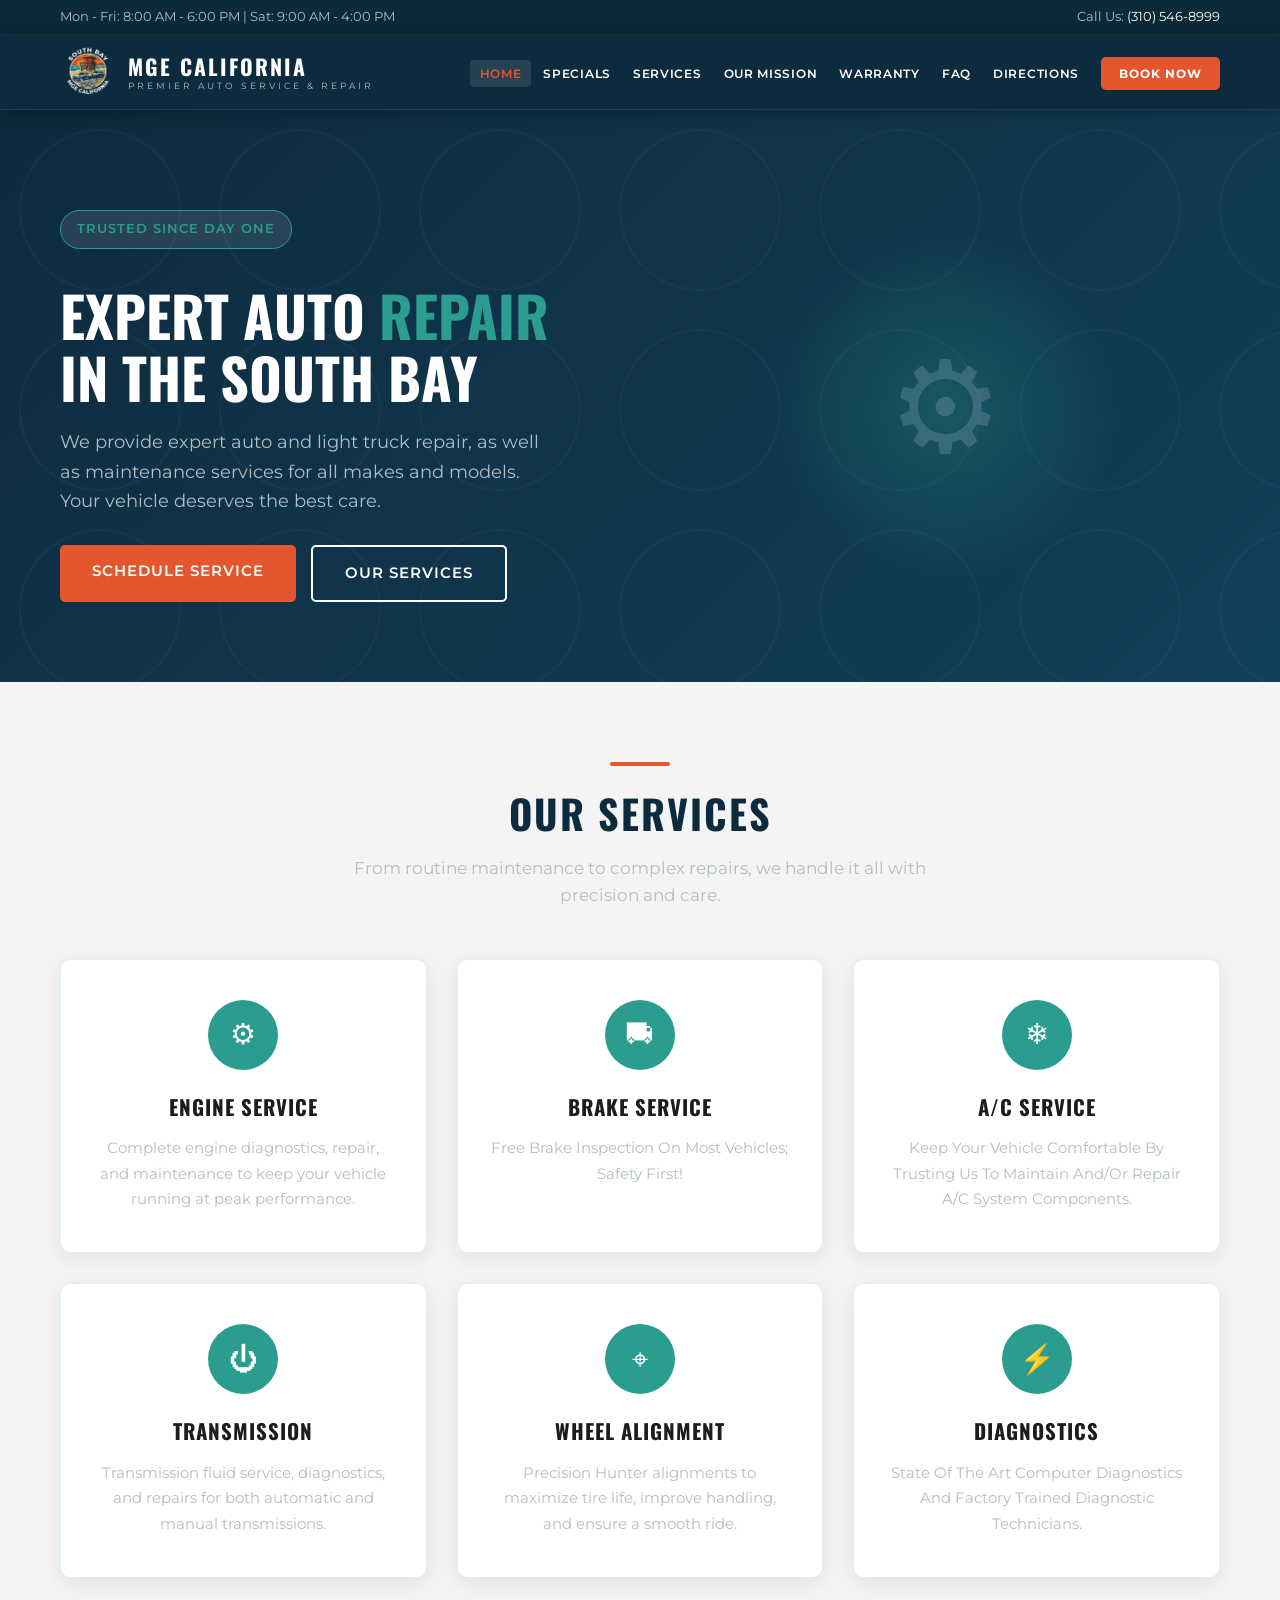
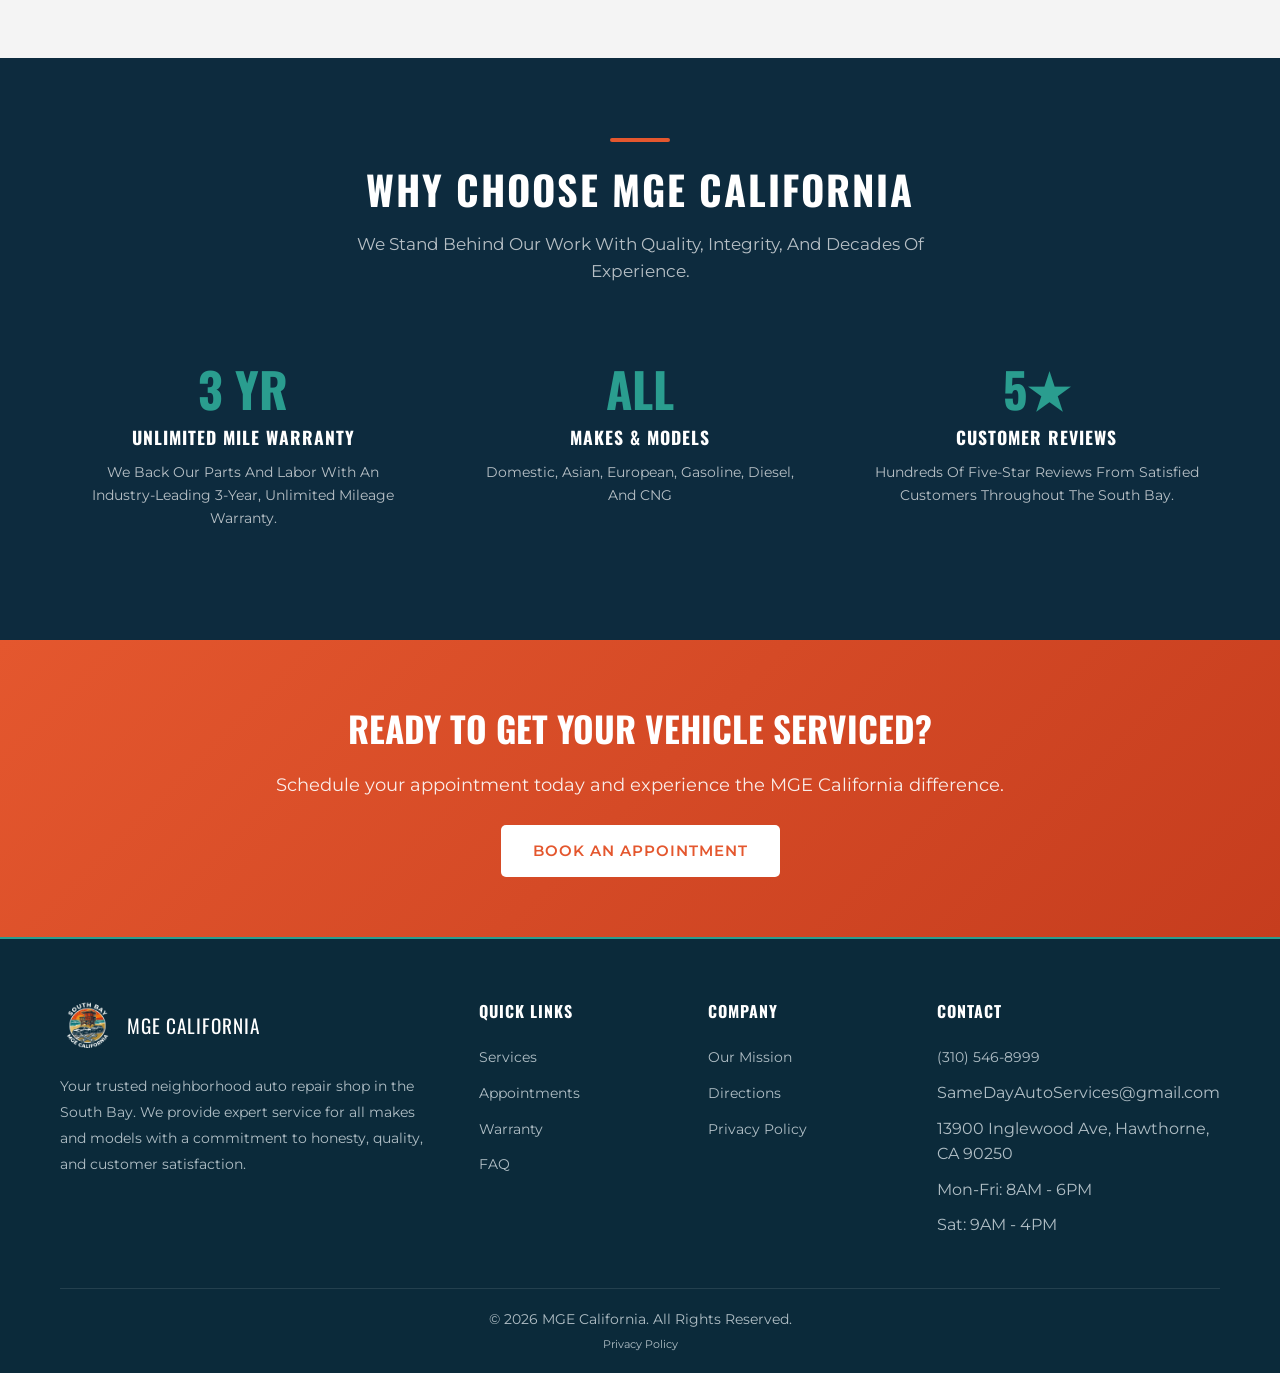
<file: index.html>
<!DOCTYPE html>
<html lang="en">
<head>
  <meta charset="UTF-8">
  <meta name="viewport" content="width=device-width, initial-scale=1.0">
  <meta name="description" content="MGE California offers expert auto repair in the South Bay. 3-year warranty on parts and labor, all makes and models. Hawthorne, CA.">
  <title>South Bay Auto Repair | MGE California - Hawthorne, CA</title>
  <link rel="preconnect" href="https://fonts.googleapis.com">
  <link href="https://fonts.googleapis.com/css2?family=Montserrat:wght@400;500;600;700&family=Oswald:wght@400;500;600;700&display=swap" rel="stylesheet">
  <link rel="stylesheet" href="css/style.css">
  <link rel="icon" type="image/png" href="images/logo.png">
  <link rel="apple-touch-icon" href="images/logo.png">
  <meta property="og:type" content="website">
  <meta property="og:site_name" content="MGE California">
  <meta property="og:title" content="South Bay Auto Repair | MGE California - Hawthorne, CA">
  <meta property="og:description" content="MGE California offers expert auto repair in the South Bay. 3-year warranty on parts and labor, all makes and models. Hawthorne, CA.">
  <meta property="og:url" content="https://mgesouthbay.com/">
  <meta property="og:image" content="https://mgesouthbay.com/images/our_promise_photo.jpg">
  <meta property="og:image:width" content="1200">
  <meta property="og:image:height" content="630">
  <meta name="twitter:card" content="summary_large_image">
  <meta name="twitter:title" content="South Bay Auto Repair | MGE California - Hawthorne, CA">
  <meta name="twitter:description" content="MGE California offers expert auto repair in the South Bay. 3-year warranty on parts and labor, all makes and models. Hawthorne, CA.">
  <meta name="twitter:image" content="https://mgesouthbay.com/images/our_promise_photo.jpg">
  <script>
    window.va = window.va || function () { (window.vaq = window.vaq || []).push(arguments); };
  </script>
  <script defer src="https://cdn.vercel-insights.com/v1/script.js"></script>
  <script type="application/ld+json">
  {
    "@context": "https://schema.org",
    "@type": "AutoRepair",
    "name": "MGE California",
    "url": "https://mgesouthbay.com",
    "telephone": "+1-310-546-8999",
    "email": "SameDayAutoServices@gmail.com",
    "address": {
      "@type": "PostalAddress",
      "streetAddress": "13900 Inglewood Ave",
      "addressLocality": "Hawthorne",
      "addressRegion": "CA",
      "postalCode": "90250",
      "addressCountry": "US"
    },
    "openingHoursSpecification": [
      {
        "@type": "OpeningHoursSpecification",
        "dayOfWeek": ["Monday","Tuesday","Wednesday","Thursday","Friday"],
        "opens": "08:00",
        "closes": "18:00"
      },
      {
        "@type": "OpeningHoursSpecification",
        "dayOfWeek": "Saturday",
        "opens": "09:00",
        "closes": "16:00"
      }
    ]
  }
  </script>
  <!-- Google tag (gtag.js) -->
  <script async src="https://www.googletagmanager.com/gtag/js?id=AW-18032292795"></script>
  <script>
    window.dataLayer = window.dataLayer || [];
    function gtag(){dataLayer.push(arguments);}
    gtag('js', new Date());
    gtag('config', 'AW-18032292795');
  </script>
</head>
<body>

  <!-- Top Bar -->
  <div class="top-bar">
    <div class="container">
      <div class="hours">Mon - Fri: 8:00 AM - 6:00 PM | Sat: 9:00 AM - 4:00 PM</div>
      <div>Call Us: <a href="tel:+13105468999">(310) 546-8999</a> <a href="sms:+13105468999" class="sms-link">Text Us</a></div>
    </div>
  </div>

  <!-- Header -->
  <header>
    <div class="container">
      <a href="index.html" class="logo">
        <picture>
          <source srcset="images/logo.webp" type="image/webp">
          <img src="images/logo.png" alt="MGE California Logo" class="logo-img">
        </picture>
        <h1>MGE California<br><span>Premier Auto Service &amp; Repair</span></h1>
      </a>
      <nav id="nav">
        <button class="nav-close" id="navClose" aria-label="Close navigation menu" style="display:none">&times;</button>
        <ul>
          <li><a href="index.html" class="active">Home</a></li>
          <li><a href="specials.html">Specials</a></li>
          <li><a href="services.html">Services</a></li>
          <li><a href="mission.html">Our Mission</a></li>
          <li><a href="warranty.html">Warranty</a></li>
          <li><a href="faq.html">FAQ</a></li>
          <li><a href="directions.html">Directions</a></li>
          <li><a href="appointments.html" class="btn-appointment">Book Now</a></li>
        </ul>
      </nav>
      <div class="hamburger" id="hamburger" aria-label="Open navigation menu" role="button" tabindex="0">
        <span></span><span></span><span></span>
      </div>
    </div>
  </header>
  <div class="overlay" id="overlay"></div>

  <!-- Hero -->
  <section class="hero">
    <div class="container">
      <div class="hero-content">
        <div class="hero-badges">
          <span class="badge gold">Trusted Since Day One</span>
        </div>
        <h2>Expert Auto <span>Repair</span> in the South Bay</h2>
        <p>We provide expert auto and light truck repair, as well as maintenance services for all makes and models. Your vehicle deserves the best care.</p>
        <div class="hero-buttons">
          <a href="appointments.html" class="btn btn-primary">Schedule Service</a>
          <a href="services.html" class="btn btn-outline">Our Services</a>
        </div>
      </div>
      <div class="hero-visual">
        <div class="hero-graphic">
          <div class="icon-gear">&#9881;</div>
        </div>
      </div>
    </div>
  </section>

  <!-- Services Preview -->
  <section class="section section-light">
    <div class="container">
      <div class="section-title">
        <div class="underline"></div>
        <h2>Our Services</h2>
        <p>From routine maintenance to complex repairs, we handle it all with precision and care.</p>
      </div>
      <div class="services-grid">
        <div class="service-card">
          <div class="icon">&#9881;</div>
          <h3>Engine Service</h3>
          <p>Complete engine diagnostics, repair, and maintenance to keep your vehicle running at peak performance.</p>
        </div>
        <div class="service-card">
          <div class="icon">&#9951;</div>
          <h3>Brake Service</h3>
          <p>Free Brake Inspection On Most Vehicles; Safety First!</p>
        </div>
        <div class="service-card">
          <div class="icon">&#10052;</div>
          <h3>A/C Service</h3>
          <p>Keep Your Vehicle Comfortable By Trusting Us To Maintain And/Or Repair A/C System Components.</p>
        </div>
        <div class="service-card">
          <div class="icon">&#9211;</div>
          <h3>Transmission</h3>
          <p>Transmission fluid service, diagnostics, and repairs for both automatic and manual transmissions.</p>
        </div>
        <div class="service-card">
          <div class="icon">&#8982;</div>
          <h3>Wheel Alignment</h3>
          <p>Precision Hunter alignments to maximize tire life, improve handling, and ensure a smooth ride.</p>
        </div>
        <div class="service-card">
          <div class="icon">&#9889;</div>
          <h3>Diagnostics</h3>
          <p>State Of The Art Computer Diagnostics And Factory Trained Diagnostic Technicians.</p>
        </div>
      </div>
    </div>
  </section>

  <!-- Why Choose Us -->
  <section class="section section-dark">
    <div class="container">
      <div class="section-title">
        <div class="underline"></div>
        <h2>Why Choose MGE California</h2>
        <p>We Stand Behind Our Work With Quality, Integrity, And Decades Of Experience.</p>
      </div>
      <div class="features-grid">
        <div class="feature-item">
          <div class="number">3 YR</div>
          <h3>Unlimited Mile Warranty</h3>
          <p>We Back Our Parts And Labor With An Industry-Leading 3-Year, Unlimited Mileage Warranty.</p>
        </div>
        <div class="feature-item">
          <div class="number">ALL</div>
          <h3>Makes &amp; Models</h3>
          <p>Domestic, Asian, European, Gasoline, Diesel, And CNG</p>
        </div>
        <div class="feature-item">
          <div class="number">5&#9733;</div>
          <h3>Customer Reviews</h3>
          <p>Hundreds Of Five-Star Reviews From Satisfied Customers Throughout The South Bay.</p>
        </div>
      </div>
    </div>
  </section>

  <!-- CTA -->
  <section class="cta-banner">
    <div class="container">
      <h2>Ready to Get Your Vehicle Serviced?</h2>
      <p>Schedule your appointment today and experience the MGE California difference.</p>
      <a href="appointments.html" class="btn">Book an Appointment</a>
    </div>
  </section>

  <!-- Footer -->
  <footer>
    <div class="container">
      <div class="footer-grid">
        <div class="footer-col">
          <div class="footer-logo">
            <picture>
              <source srcset="images/logo.webp" type="image/webp">
              <img src="images/logo.png" alt="MGE California Logo">
            </picture>
            <span>MGE California</span>
          </div>
          <p>Your trusted neighborhood auto repair shop in the South Bay. We provide expert service for all makes and models with a commitment to honesty, quality, and customer satisfaction.</p>
        </div>
        <div class="footer-col">
          <h3>Quick Links</h3>
          <ul>
            <li><a href="services.html">Services</a></li>
              <li><a href="appointments.html">Appointments</a></li>
            <li><a href="warranty.html">Warranty</a></li>
            <li><a href="faq.html">FAQ</a></li>
          </ul>
        </div>
        <div class="footer-col">
          <h3>Company</h3>
          <ul>
            <li><a href="mission.html">Our Mission</a></li>
            <li><a href="directions.html">Directions</a></li>
            <li><a href="privacy.html">Privacy Policy</a></li>
          </ul>
        </div>
        <div class="footer-col">
          <h3>Contact</h3>
          <ul>
            <li><a href="tel:+13105468999" style="color: inherit;">(310) 546-8999</a> <a href="sms:+13105468999" class="sms-link" style="color: inherit;">Text Us</a></li>
            <li>SameDayAutoServices@gmail.com</li>
            <li>13900 Inglewood Ave, Hawthorne, CA 90250</li>
            <li>Mon-Fri: 8AM - 6PM</li>
            <li>Sat: 9AM - 4PM</li>
          </ul>
        </div>
      </div>
      <div class="footer-bottom">
        &copy; 2026 MGE California. All Rights Reserved.
        <p style="margin-top: 5px; font-size: 11px;"><a href="privacy.html" style="color: #B0BEC5; text-decoration: none;">Privacy Policy</a></p>
      </div>
    </div>
  </footer>

  <script src="js/main.js"></script>

  <a href="appointments.html" class="sticky-book-now" aria-label="Book an appointment">Book Now</a>
</body>
</html>
</file>
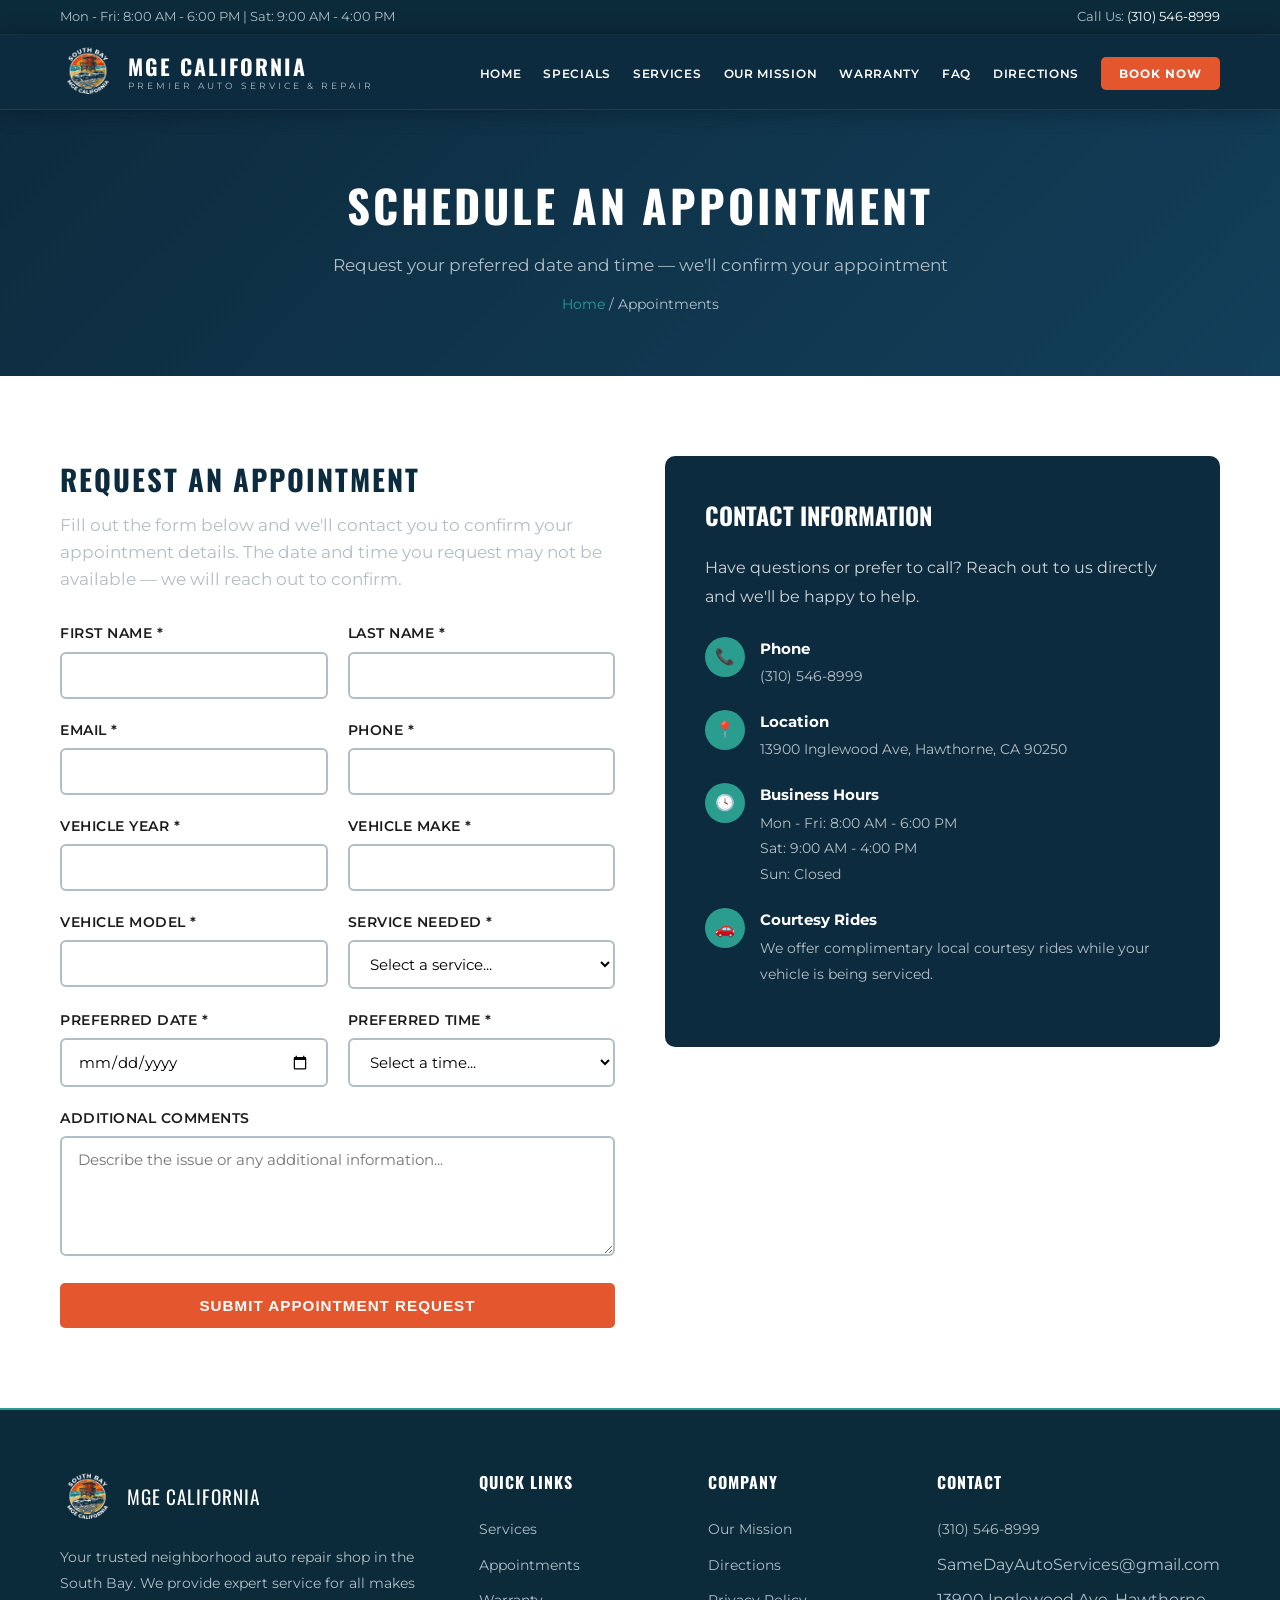
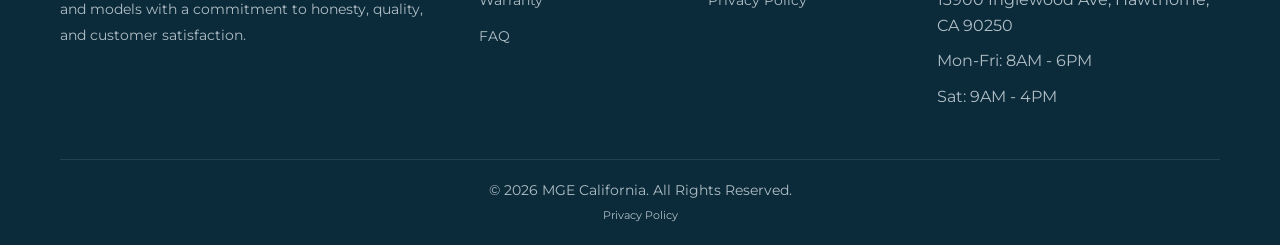
<file: appointments.html>
<!DOCTYPE html>
<html lang="en">
<head>
  <meta charset="UTF-8">
  <meta name="viewport" content="width=device-width, initial-scale=1.0">
  <meta name="description" content="Schedule your auto repair appointment online at MGE California. We confirm within one business hour. Convenient service in Hawthorne, South Bay, CA.">
  <title>Book an Appointment | MGE California - Schedule Online</title>
  <link rel="preconnect" href="https://fonts.googleapis.com">
  <link href="https://fonts.googleapis.com/css2?family=Montserrat:wght@400;500;600;700&family=Oswald:wght@400;500;600;700&display=swap" rel="stylesheet">
  <link rel="stylesheet" href="css/style.css">
  <link rel="icon" type="image/png" href="images/logo.png">
  <link rel="apple-touch-icon" href="images/logo.png">
  <meta property="og:type" content="website">
  <meta property="og:site_name" content="MGE California">
  <meta property="og:title" content="Book an Appointment | MGE California - Schedule Online">
  <meta property="og:description" content="Schedule your auto repair appointment online at MGE California. We confirm within one business hour. Convenient service in Hawthorne, South Bay, CA.">
  <meta property="og:url" content="https://mgesouthbay.com/appointments.html">
  <meta property="og:image" content="https://mgesouthbay.com/images/our_promise_photo.jpg">
  <meta property="og:image:width" content="1200">
  <meta property="og:image:height" content="630">
  <meta name="twitter:card" content="summary_large_image">
  <meta name="twitter:title" content="Book an Appointment | MGE California - Schedule Online">
  <meta name="twitter:description" content="Schedule your auto repair appointment online at MGE California. We confirm within one business hour. Convenient service in Hawthorne, South Bay, CA.">
  <meta name="twitter:image" content="https://mgesouthbay.com/images/our_promise_photo.jpg">
  <script>
    window.va = window.va || function () { (window.vaq = window.vaq || []).push(arguments); };
  </script>
  <script defer src="https://cdn.vercel-insights.com/v1/script.js"></script>
  <script type="application/ld+json">
  {
    "@context": "https://schema.org",
    "@type": "AutoRepair",
    "name": "MGE California",
    "url": "https://mgesouthbay.com",
    "telephone": "+1-310-546-8999",
    "email": "SameDayAutoServices@gmail.com",
    "address": {
      "@type": "PostalAddress",
      "streetAddress": "13900 Inglewood Ave",
      "addressLocality": "Hawthorne",
      "addressRegion": "CA",
      "postalCode": "90250",
      "addressCountry": "US"
    },
    "openingHoursSpecification": [
      {
        "@type": "OpeningHoursSpecification",
        "dayOfWeek": ["Monday","Tuesday","Wednesday","Thursday","Friday"],
        "opens": "08:00",
        "closes": "18:00"
      },
      {
        "@type": "OpeningHoursSpecification",
        "dayOfWeek": "Saturday",
        "opens": "09:00",
        "closes": "16:00"
      }
    ]
  }
  </script>
  <!-- Google tag (gtag.js) -->
  <script async src="https://www.googletagmanager.com/gtag/js?id=AW-18032292795"></script>
  <script>
    window.dataLayer = window.dataLayer || [];
    function gtag(){dataLayer.push(arguments);}
    gtag('js', new Date());
    gtag('config', 'AW-18032292795');
  </script>
  <!-- Event snippet for Submit lead form (2) conversion -->
  <script>
  function gtag_report_conversion(url) {
    var callback = function () {
      if (typeof(url) != 'undefined') {
        window.location = url;
      }
    };
    gtag('event', 'conversion', {
        'send_to': 'AW-18032292795/nufMCKvn844cELvnu5ZD',
        'value': 1.0,
        'currency': 'USD',
        'event_callback': callback
    });
    return false;
  }
  </script>
</head>
<body>

  <!-- Top Bar -->
  <div class="top-bar">
    <div class="container">
      <div class="hours">Mon - Fri: 8:00 AM - 6:00 PM | Sat: 9:00 AM - 4:00 PM</div>
      <div>Call Us: <a href="tel:+13105468999">(310) 546-8999</a> <a href="sms:+13105468999" class="sms-link">Text Us</a></div>
    </div>
  </div>

  <!-- Header -->
  <header>
    <div class="container">
      <a href="index.html" class="logo">
        <picture>
          <source srcset="images/logo.webp" type="image/webp">
          <img src="images/logo.png" alt="MGE California Logo" class="logo-img">
        </picture>
        <h1>MGE California<br><span>Premier Auto Service &amp; Repair</span></h1>
      </a>
      <nav id="nav">
        <button class="nav-close" id="navClose" aria-label="Close navigation menu" style="display:none">&times;</button>
        <ul>
          <li><a href="index.html">Home</a></li>
          <li><a href="specials.html">Specials</a></li>
          <li><a href="services.html">Services</a></li>
          <li><a href="mission.html">Our Mission</a></li>
          <li><a href="warranty.html">Warranty</a></li>
          <li><a href="faq.html">FAQ</a></li>
          <li><a href="directions.html">Directions</a></li>
          <li><a href="appointments.html" class="btn-appointment active">Book Now</a></li>
        </ul>
      </nav>
      <div class="hamburger" id="hamburger" aria-label="Open navigation menu" role="button" tabindex="0">
        <span></span><span></span><span></span>
      </div>
    </div>
  </header>
  <div class="overlay" id="overlay"></div>

  <!-- Page Hero -->
  <section class="page-hero">
    <div class="container">
      <h2>Schedule an Appointment</h2>
      <p>Request your preferred date and time — we'll confirm your appointment</p>
      <div class="breadcrumb"><a href="index.html">Home</a> / Appointments</div>
    </div>
  </section>

  <!-- Appointment Form -->
  <section class="section" id="appointment-form-section">
    <div class="container">
      <div class="appointment-wrapper">
        <div>
          <div class="section-title" style="text-align:left; margin-bottom:30px;">
            <h2 style="font-size:1.8rem;">Request an Appointment</h2>
            <p>Fill out the form below and we'll contact you to confirm your appointment details. The date and time you request may not be available — we will reach out to confirm.</p>
          </div>
          <form id="appointment-form" novalidate>
            <div class="form-row">
              <div class="form-group">
                <label for="firstName">First Name *</label>
                <input type="text" id="firstName" name="firstName" required>
                <span class="form-error" id="firstName-error">First name is required (minimum 2 characters).</span>
              </div>
              <div class="form-group">
                <label for="lastName">Last Name *</label>
                <input type="text" id="lastName" name="lastName" required>
                <span class="form-error" id="lastName-error">Last name is required (minimum 2 characters).</span>
              </div>
            </div>
            <div class="form-row">
              <div class="form-group">
                <label for="email">Email *</label>
                <input type="email" id="email" name="email" required>
                <span class="form-error" id="email-error">Please enter a valid email address.</span>
              </div>
              <div class="form-group">
                <label for="phone">Phone *</label>
                <input type="tel" id="phone" name="phone" required>
                <span class="form-error" id="phone-error">Please enter a valid US phone number.</span>
              </div>
            </div>
            <div class="form-row">
              <div class="form-group">
                <label for="vehicleYear">Vehicle Year *</label>
                <input type="text" id="vehicleYear" name="vehicleYear" required>
                <span class="form-error" id="vehicleYear-error">Vehicle year is required.</span>
              </div>
              <div class="form-group">
                <label for="vehicleMake">Vehicle Make *</label>
                <input type="text" id="vehicleMake" name="vehicleMake" required>
                <span class="form-error" id="vehicleMake-error">Vehicle make is required.</span>
              </div>
            </div>
            <div class="form-row">
              <div class="form-group">
                <label for="vehicleModel">Vehicle Model *</label>
                <input type="text" id="vehicleModel" name="vehicleModel" required>
                <span class="form-error" id="vehicleModel-error">Vehicle model is required.</span>
              </div>
              <div class="form-group">
                <label for="service">Service Needed *</label>
                <select id="service" name="service" required>
                  <option value="" disabled selected>Select a service...</option>
                  <option value="Oil &amp; Filter Change">Oil &amp; Filter Change</option>
                  <option value="Brake Service">Brake Service</option>
                  <option value="A/C Service">A/C Service</option>
                  <option value="Engine Repair">Engine Repair</option>
                  <option value="Transmission Service">Transmission Service</option>
                  <option value="Wheel Alignment">Wheel Alignment</option>
                  <option value="Tire Service">Tire Service</option>
                  <option value="Diagnostics">Diagnostics</option>
                  <option value="Emissions/Smog">Emissions/Smog</option>
                  <option value="Suspension">Suspension</option>
                  <option value="Headlight Restoration">Headlight Restoration</option>
                  <option value="Hybrid Service">Hybrid Service</option>
                  <option value="Fleet Service">Fleet Service</option>
                  <option value="Other">Other</option>
                </select>
                <span class="form-error" id="service-error">Please select a service.</span>
              </div>
            </div>
            <div class="form-row">
              <div class="form-group">
                <label for="preferredDate">Preferred Date *</label>
                <input type="date" id="preferredDate" name="preferredDate" required>
                <span class="form-error" id="preferredDate-error">Please select a valid future date.</span>
              </div>
              <div class="form-group">
                <label for="preferredTime">Preferred Time *</label>
                <select id="preferredTime" name="preferredTime" required>
                  <option value="" disabled selected>Select a time...</option>
                  <option value="8:00 AM">8:00 AM</option>
                  <option value="9:00 AM">9:00 AM</option>
                  <option value="10:00 AM">10:00 AM</option>
                  <option value="11:00 AM">11:00 AM</option>
                  <option value="12:00 PM">12:00 PM</option>
                  <option value="1:00 PM">1:00 PM</option>
                  <option value="2:00 PM">2:00 PM</option>
                  <option value="3:00 PM">3:00 PM</option>
                  <option value="4:00 PM">4:00 PM</option>
                  <option value="5:00 PM">5:00 PM</option>
                </select>
                <span class="form-error" id="preferredTime-error">Please select a preferred time.</span>
              </div>
            </div>
            <div class="form-group">
              <label for="comments">Additional Comments</label>
              <textarea id="comments" name="comments" placeholder="Describe the issue or any additional information..."></textarea>
            </div>
            <input type="text" name="website" style="display:none!important" tabindex="-1" autocomplete="off" aria-hidden="true">
            <button type="submit" class="btn btn-primary" style="width:100%;">Submit Appointment Request</button>
          </form>
        </div>

        <div class="appointment-info">
          <h3>Contact Information</h3>
          <p>Have questions or prefer to call? Reach out to us directly and we'll be happy to help.</p>
          <div class="info-item">
            <div class="icon">&#128222;</div>
            <div class="details">
              <h4>Phone</h4>
              <p><a href="tel:+13105468999" style="color: inherit;">(310) 546-8999</a> <a href="sms:+13105468999" class="sms-link" style="color: inherit;">Text Us</a></p>
            </div>
          </div>
          <div class="info-item">
            <div class="icon">&#128205;</div>
            <div class="details">
              <h4>Location</h4>
              <p>13900 Inglewood Ave, Hawthorne, CA 90250</p>
            </div>
          </div>
          <div class="info-item">
            <div class="icon">&#128339;</div>
            <div class="details">
              <h4>Business Hours</h4>
              <p>Mon - Fri: 8:00 AM - 6:00 PM<br>Sat: 9:00 AM - 4:00 PM<br>Sun: Closed</p>
            </div>
          </div>
          <div class="info-item">
            <div class="icon">&#128663;</div>
            <div class="details">
              <h4>Courtesy Rides</h4>
              <p>We offer complimentary local courtesy rides while your vehicle is being serviced.</p>
            </div>
          </div>
        </div>
      </div>
    </div>
  </section>

  <!-- Footer -->
  <footer>
    <div class="container">
      <div class="footer-grid">
        <div class="footer-col">
          <div class="footer-logo">
            <picture>
              <source srcset="images/logo.webp" type="image/webp">
              <img src="images/logo.png" alt="MGE California Logo">
            </picture>
            <span>MGE California</span>
          </div>
          <p>Your trusted neighborhood auto repair shop in the South Bay. We provide expert service for all makes and models with a commitment to honesty, quality, and customer satisfaction.</p>
        </div>
        <div class="footer-col">
          <h3>Quick Links</h3>
          <ul>
            <li><a href="services.html">Services</a></li>
              <li><a href="appointments.html">Appointments</a></li>
            <li><a href="warranty.html">Warranty</a></li>
            <li><a href="faq.html">FAQ</a></li>
          </ul>
        </div>
        <div class="footer-col">
          <h3>Company</h3>
          <ul>
            <li><a href="mission.html">Our Mission</a></li>
            <li><a href="directions.html">Directions</a></li>
            <li><a href="privacy.html">Privacy Policy</a></li>
          </ul>
        </div>
        <div class="footer-col">
          <h3>Contact</h3>
          <ul>
            <li><a href="tel:+13105468999" style="color: inherit;">(310) 546-8999</a> <a href="sms:+13105468999" class="sms-link" style="color: inherit;">Text Us</a></li>
            <li>SameDayAutoServices@gmail.com</li>
            <li>13900 Inglewood Ave, Hawthorne, CA 90250</li>
            <li>Mon-Fri: 8AM - 6PM</li>
            <li>Sat: 9AM - 4PM</li>
          </ul>
        </div>
      </div>
      <div class="footer-bottom">
        &copy; 2026 MGE California. All Rights Reserved.
        <p style="margin-top: 5px; font-size: 11px;"><a href="privacy.html" style="color: #B0BEC5; text-decoration: none;">Privacy Policy</a></p>
      </div>
    </div>
  </footer>

  <script src="js/main.js"></script>
  <script>
(function() {
  'use strict';

  // Set minimum date to today
  const dateInput = document.querySelector('input[name="preferredDate"]');
  if (dateInput) {
    const today = new Date().toISOString().split('T')[0];
    dateInput.setAttribute('min', today);
  }

  // Saturday time slot handling
  const dateField = document.querySelector('input[name="preferredDate"]');
  const timeField = document.querySelector('select[name="preferredTime"]');
  if (dateField && timeField) {
    dateField.addEventListener('change', function() {
      const selected = new Date(this.value + 'T00:00:00');
      const day = selected.getDay();
      const options = timeField.querySelectorAll('option');
      options.forEach(opt => {
        opt.disabled = false;
        opt.style.display = '';
      });
      if (day === 0) {
        alert('We are closed on Sundays. Please choose another date.');
        this.value = '';
        return;
      }
      if (day === 6) {
        options.forEach(opt => {
          const val = opt.value;
          if (val === '8:00 AM' || val === '4:00 PM' || val === '5:00 PM') {
            opt.disabled = true;
          }
        });
      }
    });
  }

  // --- Inline Validation Helpers ---
  function setError(fieldName, message) {
    var group = document.getElementById(fieldName);
    if (group) group = group.closest('.form-group');
    if (!group) return;
    group.classList.add('has-error');
    var errEl = document.getElementById(fieldName + '-error');
    if (errEl && message) errEl.textContent = message;
  }

  function clearError(fieldName) {
    var group = document.getElementById(fieldName);
    if (group) group = group.closest('.form-group');
    if (!group) return;
    group.classList.remove('has-error');
  }

  function clearAllErrors() {
    document.querySelectorAll('.form-group.has-error').forEach(function(g) {
      g.classList.remove('has-error');
    });
  }

  // Clear error on input change
  document.querySelectorAll('#appointment-form input, #appointment-form select, #appointment-form textarea').forEach(function(el) {
    el.addEventListener('input', function() { clearError(this.name); });
    el.addEventListener('change', function() { clearError(this.name); });
  });

  function validateForm(formData) {
    var valid = true;
    clearAllErrors();

    // First Name: required, min 2 chars
    if (!formData.firstName || formData.firstName.length < 2) {
      setError('firstName', 'First name is required (minimum 2 characters).');
      valid = false;
    }
    // Last Name: required, min 2 chars
    if (!formData.lastName || formData.lastName.length < 2) {
      setError('lastName', 'Last name is required (minimum 2 characters).');
      valid = false;
    }
    // Email: required, valid format
    if (!formData.email || !/^[^\s@]+@[^\s@]+\.[^\s@]+$/.test(formData.email)) {
      setError('email', 'Please enter a valid email address.');
      valid = false;
    }
    // Phone: required, valid US format
    var phoneDigits = (formData.phone || '').replace(/\D/g, '');
    if (!formData.phone || !/^[\d\s\-().+]+$/.test(formData.phone) || phoneDigits.length < 10 || phoneDigits.length > 11) {
      setError('phone', 'Please enter a valid US phone number (e.g. (310) 546-8999).');
      valid = false;
    }
    // Vehicle Year
    if (!formData.vehicleYear) {
      setError('vehicleYear', 'Vehicle year is required.');
      valid = false;
    }
    // Vehicle Make
    if (!formData.vehicleMake) {
      setError('vehicleMake', 'Vehicle make is required.');
      valid = false;
    }
    // Vehicle Model
    if (!formData.vehicleModel) {
      setError('vehicleModel', 'Vehicle model is required.');
      valid = false;
    }
    // Service
    if (!formData.service) {
      setError('service', 'Please select a service.');
      valid = false;
    }
    // Preferred Date: required, not in the past
    if (!formData.preferredDate) {
      setError('preferredDate', 'Please select a preferred date.');
      valid = false;
    } else {
      var today = new Date();
      today.setHours(0,0,0,0);
      var selected = new Date(formData.preferredDate + 'T00:00:00');
      if (selected < today) {
        setError('preferredDate', 'Date cannot be in the past.');
        valid = false;
      }
    }
    // Preferred Time
    if (!formData.preferredTime) {
      setError('preferredTime', 'Please select a preferred time.');
      valid = false;
    }
    return valid;
  }

  // Form submit handler
  const form = document.getElementById('appointment-form');
  if (!form) return;

  form.addEventListener('submit', async function(e) {
    e.preventDefault();

    const submitBtn = form.querySelector('button[type="submit"]');
    if (!submitBtn) return;

    const originalText = submitBtn.textContent;

    // Collect form data
    const getValue = (name) => {
      const el = form.querySelector('[name="' + name + '"]');
      return el ? el.value.trim() : '';
    };

    const formData = {
      firstName: getValue('firstName'),
      lastName: getValue('lastName'),
      email: getValue('email'),
      phone: getValue('phone'),
      vehicleYear: getValue('vehicleYear'),
      vehicleMake: getValue('vehicleMake'),
      vehicleModel: getValue('vehicleModel'),
      service: getValue('service'),
      preferredDate: getValue('preferredDate'),
      preferredTime: getValue('preferredTime'),
      comments: getValue('comments'),
      website: getValue('website')
    };

    // Run inline validation
    if (!validateForm(formData)) {
      // Scroll to first error
      var firstErr = form.querySelector('.form-group.has-error');
      if (firstErr) firstErr.scrollIntoView({ behavior: 'smooth', block: 'center' });
      return;
    }

    // Prevent double-submit
    if (submitBtn.disabled) return;
    submitBtn.disabled = true;
    submitBtn.textContent = 'Submitting...';

    // Build mailto fallback for when webhook is unavailable
    const mailSubject = encodeURIComponent('Appointment Request - ' + formData.service);
    const mailBody = encodeURIComponent(
      'Name: ' + formData.firstName + ' ' + formData.lastName +
      '\nPhone: ' + formData.phone +
      '\nEmail: ' + formData.email +
      '\nVehicle: ' + formData.vehicleYear + ' ' + formData.vehicleMake + ' ' + formData.vehicleModel +
      '\nService: ' + formData.service +
      '\nPreferred Date: ' + formData.preferredDate +
      '\nPreferred Time: ' + formData.preferredTime +
      (formData.comments ? '\nComments: ' + formData.comments : '')
    );
    const fallbackMailto = 'mailto:SameDayAutoServices@gmail.com?subject=' + mailSubject + '&body=' + mailBody;

    try {
      const controller = new AbortController();
      const timeout = setTimeout(function() { controller.abort(); }, 15000);

      const response = await fetch('/api/appointment', {
        method: 'POST',
        headers: { 'Content-Type': 'application/json' },
        body: JSON.stringify(formData),
        signal: controller.signal
      });

      clearTimeout(timeout);

      let result;
      try {
        result = await response.json();
      } catch {
        result = { success: false };
      }

      if (response.ok && result.success === true) {
        gtag_report_conversion();
        showSuccessMessage(formData.firstName);
      } else {
        showErrorWithFallback(result.message || 'Our online booking system is temporarily unavailable.', fallbackMailto);
        resetBtn();
      }
    } catch (error) {
      showErrorWithFallback('Our online booking system is temporarily unavailable.', fallbackMailto);
      resetBtn();
    }

    function resetBtn() {
      submitBtn.disabled = false;
      submitBtn.textContent = originalText;
    }
  });

  function showSuccessMessage(firstName) {
    const section = document.getElementById('appointment-form-section');
    if (!section) return;

    section.style.opacity = '0';
    section.style.transition = 'opacity 0.3s ease';

    setTimeout(() => {
      section.innerHTML =
        '<div style="text-align:center;padding:50px 20px;max-width:500px;margin:0 auto;">' +
          '<div style="width:70px;height:70px;background:#28a745;border-radius:50%;margin:0 auto 20px;display:flex;align-items:center;justify-content:center;">' +
            '<svg width="36" height="36" viewBox="0 0 24 24" fill="none" stroke="white" stroke-width="3" stroke-linecap="round" stroke-linejoin="round"><polyline points="20 6 9 17 4 12"></polyline></svg>' +
          '</div>' +
          '<h2 style="margin:0 0 10px;color:#1a1a2e;">Thank You, ' + firstName + '!</h2>' +
          '<p style="font-size:17px;color:#555;margin:0 0 10px;">Your appointment request has been submitted.</p>' +
          '<p style="color:#666;margin:0 0 25px;">We\'ll confirm your time slot via email — usually within <strong>1 business hour</strong> during shop hours.</p>' +
          '<div style="background:#f8f9fa;border-radius:8px;padding:15px;margin:0 0 25px;">' +
            '<p style="margin:0;color:#555;">Questions? Call us at</p>' +
            '<a href="tel:+13105468999" style="font-size:20px;font-weight:bold;color:#1a1a2e;text-decoration:none;">(310) 546-8999</a>' +
          '</div>' +
          '<button onclick="location.reload()" style="background:#1a1a2e;color:white;border:none;padding:14px 30px;border-radius:6px;font-size:16px;cursor:pointer;transition:background 0.2s;" onmouseover="this.style.background=\'#2d2d4e\'" onmouseout="this.style.background=\'#1a1a2e\'">Book Another Appointment</button>' +
        '</div>';
      section.style.opacity = '1';
    }, 300);
  }

  function showError(message) {
    showErrorWithFallback(message, null);
  }

  function showErrorWithFallback(message, mailtoLink) {
    const existing = document.getElementById('mge-form-error');
    if (existing) existing.remove();

    const errorDiv = document.createElement('div');
    errorDiv.id = 'mge-form-error';
    errorDiv.style.cssText = 'background:#fef2f2;color:#b91c1c;padding:12px 18px;border-radius:8px;margin-top:15px;font-size:14px;border:1px solid #fecaca;';

    var fallbackHtml = '<span style="font-size:18px;">&#9888;</span> ' + message;
    if (mailtoLink) {
      fallbackHtml += '<div style="margin-top:10px;display:flex;gap:10px;flex-wrap:wrap;">' +
        '<a href="tel:+13105468999" style="background:#1a1a2e;color:white;padding:8px 16px;border-radius:6px;text-decoration:none;font-weight:600;font-size:14px;">Call (310) 546-8999</a>' +
        '<a href="' + mailtoLink + '" style="background:#2563eb;color:white;padding:8px 16px;border-radius:6px;text-decoration:none;font-weight:600;font-size:14px;">Email Your Request</a>' +
        '<a href="sms:+13105468999" style="background:#16a34a;color:white;padding:8px 16px;border-radius:6px;text-decoration:none;font-weight:600;font-size:14px;">Text Us</a>' +
        '</div>';
    } else {
      fallbackHtml += ' Please call us at <a href="tel:+13105468999" style="color:#b91c1c;font-weight:bold;">(310) 546-8999</a>.';
    }
    errorDiv.innerHTML = fallbackHtml;

    const form = document.getElementById('appointment-form');
    if (form) {
      const btn = form.querySelector('button[type="submit"]');
      if (btn && btn.parentNode) {
        btn.parentNode.insertBefore(errorDiv, btn.nextSibling);
      } else {
        form.appendChild(errorDiv);
      }
    }
  }
})();
  </script>

  <a href="appointments.html" class="sticky-book-now" aria-label="Book an appointment">Book Now</a>
</body>
</html>
</file>
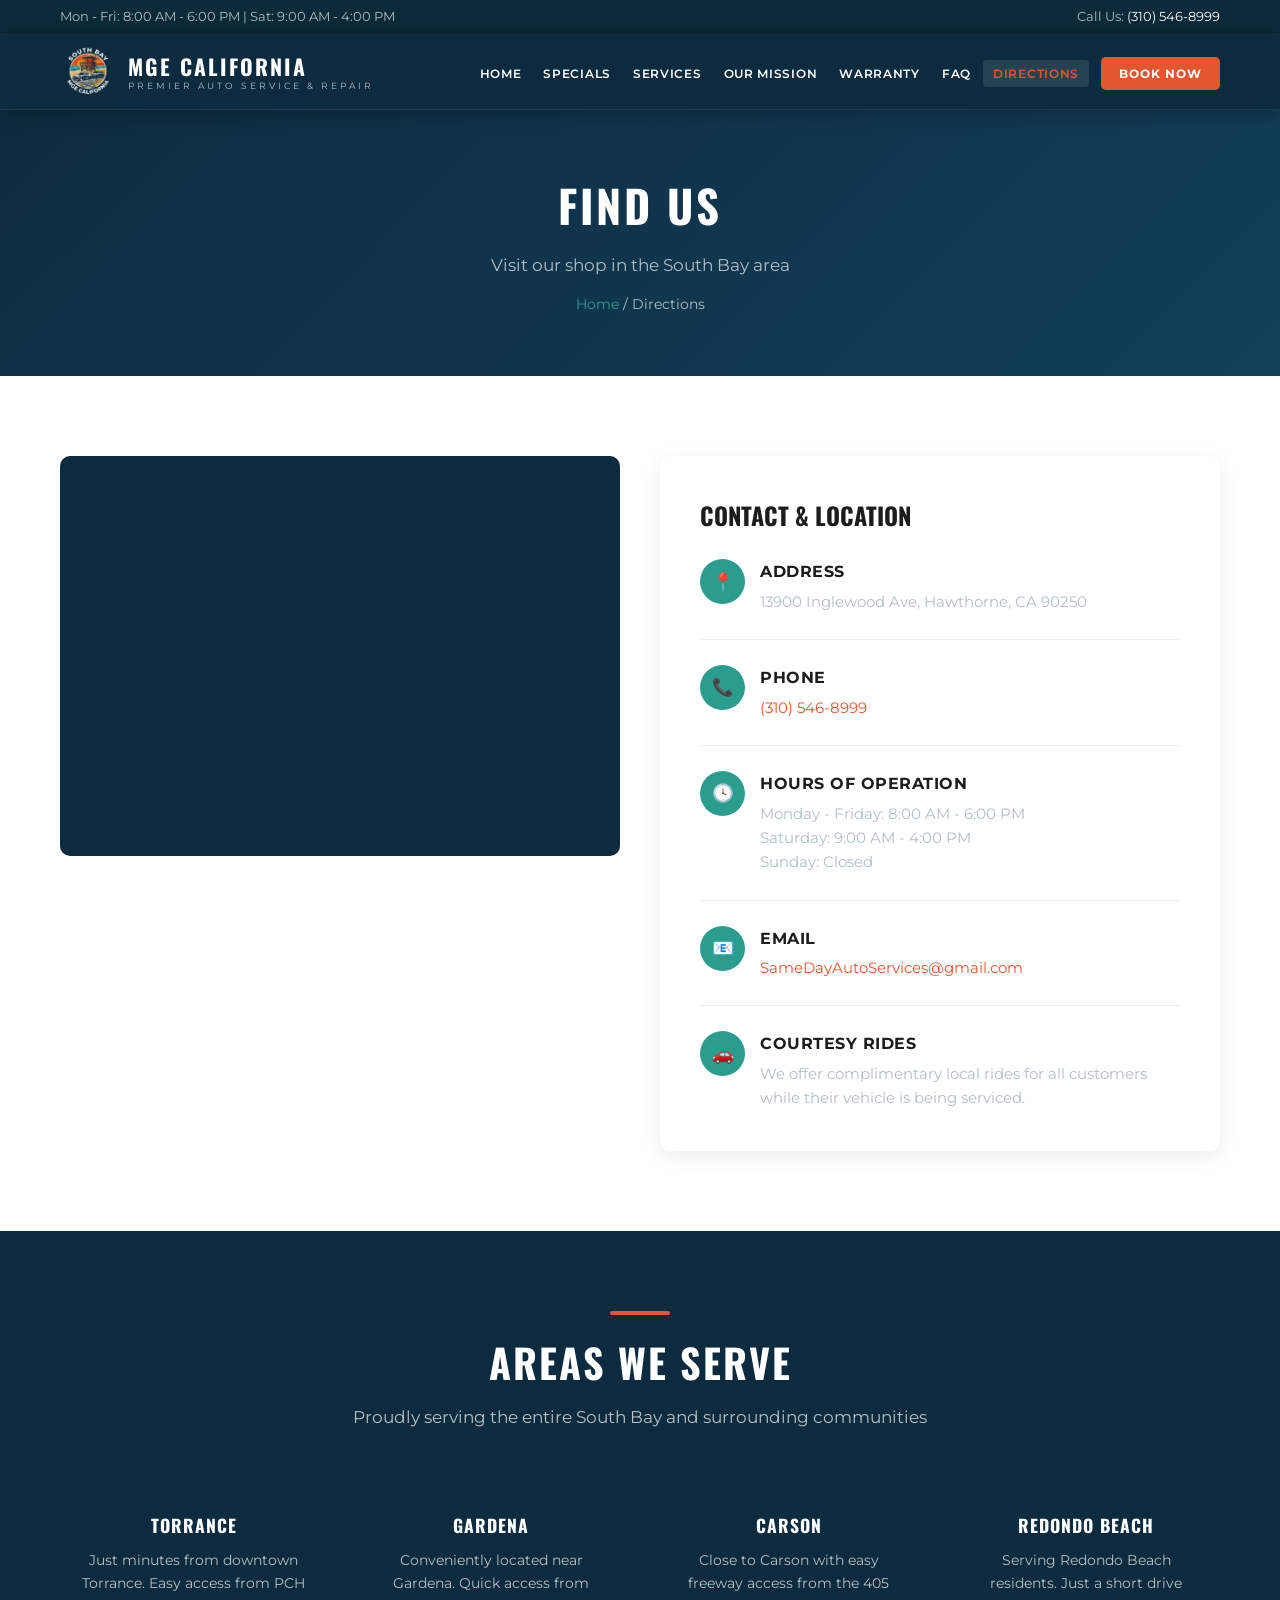
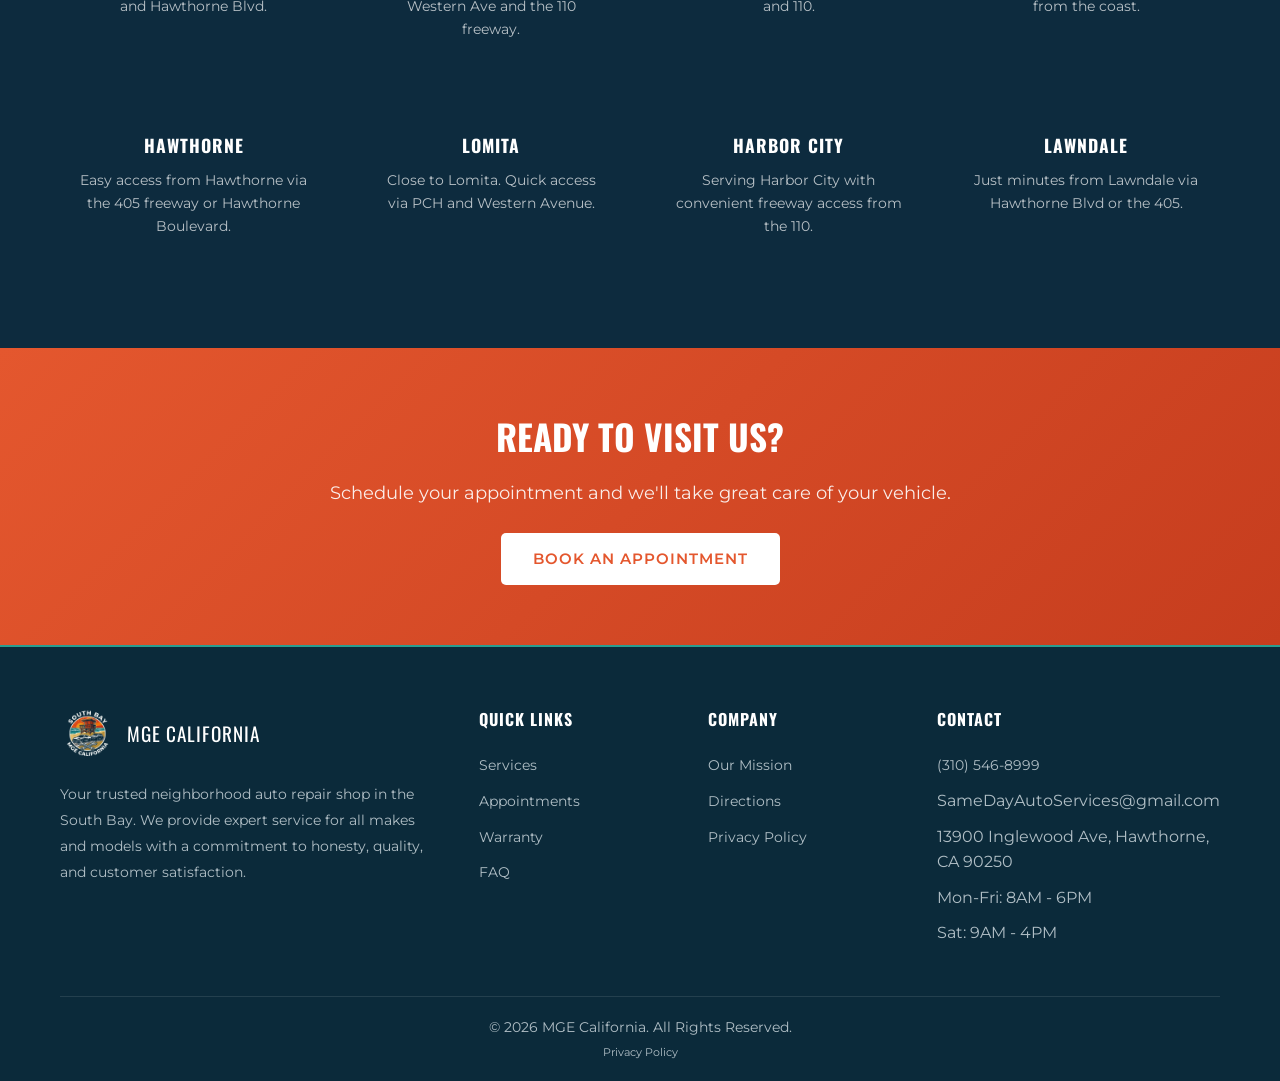
<file: directions.html>
<!DOCTYPE html>
<html lang="en">
<head>
  <meta charset="UTF-8">
  <meta name="viewport" content="width=device-width, initial-scale=1.0">
  <meta name="description" content="Get directions to MGE California at 13900 Inglewood Ave, Hawthorne, CA 90250. View our map, hours, phone number, and contact information.">
  <title>Directions &amp; Contact | MGE California - Hawthorne, CA</title>
  <link rel="preconnect" href="https://fonts.googleapis.com">
  <link href="https://fonts.googleapis.com/css2?family=Montserrat:wght@400;500;600;700&family=Oswald:wght@400;500;600;700&display=swap" rel="stylesheet">
  <link rel="stylesheet" href="css/style.css">
  <link rel="icon" type="image/png" href="images/logo.png">
  <link rel="apple-touch-icon" href="images/logo.png">
  <meta property="og:type" content="website">
  <meta property="og:site_name" content="MGE California">
  <meta property="og:title" content="Directions &amp; Contact | MGE California - Hawthorne, CA">
  <meta property="og:description" content="Get directions to MGE California at 13900 Inglewood Ave, Hawthorne, CA 90250. View our map, hours, phone number, and contact information.">
  <meta property="og:url" content="https://mgesouthbay.com/directions.html">
  <meta property="og:image" content="https://mgesouthbay.com/images/our_promise_photo.jpg">
  <meta property="og:image:width" content="1200">
  <meta property="og:image:height" content="630">
  <meta name="twitter:card" content="summary_large_image">
  <meta name="twitter:title" content="Directions &amp; Contact | MGE California - Hawthorne, CA">
  <meta name="twitter:description" content="Get directions to MGE California at 13900 Inglewood Ave, Hawthorne, CA 90250. View our map, hours, phone number, and contact information.">
  <meta name="twitter:image" content="https://mgesouthbay.com/images/our_promise_photo.jpg">
  <script>
    window.va = window.va || function () { (window.vaq = window.vaq || []).push(arguments); };
  </script>
  <script defer src="https://cdn.vercel-insights.com/v1/script.js"></script>
  <script type="application/ld+json">
  {
    "@context": "https://schema.org",
    "@type": "AutoRepair",
    "name": "MGE California",
    "url": "https://mgesouthbay.com",
    "telephone": "+1-310-546-8999",
    "email": "SameDayAutoServices@gmail.com",
    "address": {
      "@type": "PostalAddress",
      "streetAddress": "13900 Inglewood Ave",
      "addressLocality": "Hawthorne",
      "addressRegion": "CA",
      "postalCode": "90250",
      "addressCountry": "US"
    },
    "openingHoursSpecification": [
      {
        "@type": "OpeningHoursSpecification",
        "dayOfWeek": ["Monday","Tuesday","Wednesday","Thursday","Friday"],
        "opens": "08:00",
        "closes": "18:00"
      },
      {
        "@type": "OpeningHoursSpecification",
        "dayOfWeek": "Saturday",
        "opens": "09:00",
        "closes": "16:00"
      }
    ]
  }
  </script>
  <!-- Google tag (gtag.js) -->
  <script async src="https://www.googletagmanager.com/gtag/js?id=AW-18032292795"></script>
  <script>
    window.dataLayer = window.dataLayer || [];
    function gtag(){dataLayer.push(arguments);}
    gtag('js', new Date());
    gtag('config', 'AW-18032292795');
  </script>
</head>
<body>

  <!-- Top Bar -->
  <div class="top-bar">
    <div class="container">
      <div class="hours">Mon - Fri: 8:00 AM - 6:00 PM | Sat: 9:00 AM - 4:00 PM</div>
      <div>Call Us: <a href="tel:+13105468999">(310) 546-8999</a> <a href="sms:+13105468999" class="sms-link">Text Us</a></div>
    </div>
  </div>

  <!-- Header -->
  <header>
    <div class="container">
      <a href="index.html" class="logo">
        <picture>
          <source srcset="images/logo.webp" type="image/webp">
          <img src="images/logo.png" alt="MGE California Logo" class="logo-img">
        </picture>
        <h1>MGE California<br><span>Premier Auto Service &amp; Repair</span></h1>
      </a>
      <nav id="nav">
        <button class="nav-close" id="navClose" aria-label="Close navigation menu" style="display:none">&times;</button>
        <ul>
          <li><a href="index.html">Home</a></li>
          <li><a href="specials.html">Specials</a></li>
          <li><a href="services.html">Services</a></li>
          <li><a href="mission.html">Our Mission</a></li>
          <li><a href="warranty.html">Warranty</a></li>
          <li><a href="faq.html">FAQ</a></li>
          <li><a href="directions.html" class="active">Directions</a></li>
          <li><a href="appointments.html" class="btn-appointment">Book Now</a></li>
        </ul>
      </nav>
      <div class="hamburger" id="hamburger" aria-label="Open navigation menu" role="button" tabindex="0">
        <span></span><span></span><span></span>
      </div>
    </div>
  </header>
  <div class="overlay" id="overlay"></div>

  <!-- Page Hero -->
  <section class="page-hero">
    <div class="container">
      <h2>Find Us</h2>
      <p>Visit our shop in the South Bay area</p>
      <div class="breadcrumb"><a href="index.html">Home</a> / Directions</div>
    </div>
  </section>

  <!-- Directions -->
  <section class="section">
    <div class="container">
      <div class="directions-grid">
        <div class="map-placeholder">
          <iframe
            src="https://www.google.com/maps/embed?pb=!1m18!1m12!1m3!1d3307.5!2d-118.3517!3d33.9086!2m3!1f0!2f0!3f0!3m2!1i1024!2i768!4f13.1!3m3!1m2!1s0x80c2b4b6e9e9e9e9%3A0x1!2s13900+Inglewood+Ave%2C+Hawthorne%2C+CA+90250!5e0!3m2!1sen!2sus!4v1700000000000"
            title="MGE California location on Google Maps"
            allowfullscreen=""
            loading="lazy"
            referrerpolicy="no-referrer-when-downgrade">
          </iframe>
        </div>

        <div class="contact-details">
          <h3>Contact &amp; Location</h3>

          <div class="contact-item">
            <div class="icon">&#128205;</div>
            <div>
              <h4>Address</h4>
              <p>13900 Inglewood Ave, Hawthorne, CA 90250</p>
            </div>
          </div>

          <div class="contact-item">
            <div class="icon">&#128222;</div>
            <div>
              <h4>Phone</h4>
              <p><a href="tel:+13105468999" style="color: var(--secondary);">(310) 546-8999</a> <a href="sms:+13105468999" class="sms-link" style="color: var(--secondary);">Text Us</a></p>
            </div>
          </div>

          <div class="contact-item">
            <div class="icon">&#128339;</div>
            <div>
              <h4>Hours of Operation</h4>
              <p>
                Monday - Friday: 8:00 AM - 6:00 PM<br>
                Saturday: 9:00 AM - 4:00 PM<br>
                Sunday: Closed
              </p>
            </div>
          </div>

          <div class="contact-item">
            <div class="icon">&#128231;</div>
            <div>
              <h4>Email</h4>
              <p><a href="mailto:SameDayAutoServices@gmail.com" style="color: var(--secondary);">SameDayAutoServices@gmail.com</a></p>
            </div>
          </div>

          <div class="contact-item">
            <div class="icon">&#128663;</div>
            <div>
              <h4>Courtesy Rides</h4>
              <p>We offer complimentary local rides for all customers while their vehicle is being serviced.</p>
            </div>
          </div>
        </div>
      </div>
    </div>
  </section>

  <!-- Areas Served -->
  <section class="section section-dark">
    <div class="container">
      <div class="section-title">
        <div class="underline"></div>
        <h2>Areas We Serve</h2>
        <p>Proudly serving the entire South Bay and surrounding communities</p>
      </div>
      <div class="features-grid">
        <div class="feature-item">
          <h3>Torrance</h3>
          <p>Just minutes from downtown Torrance. Easy access from PCH and Hawthorne Blvd.</p>
        </div>
        <div class="feature-item">
          <h3>Gardena</h3>
          <p>Conveniently located near Gardena. Quick access from Western Ave and the 110 freeway.</p>
        </div>
        <div class="feature-item">
          <h3>Carson</h3>
          <p>Close to Carson with easy freeway access from the 405 and 110.</p>
        </div>
        <div class="feature-item">
          <h3>Redondo Beach</h3>
          <p>Serving Redondo Beach residents. Just a short drive from the coast.</p>
        </div>
        <div class="feature-item">
          <h3>Hawthorne</h3>
          <p>Easy access from Hawthorne via the 405 freeway or Hawthorne Boulevard.</p>
        </div>
        <div class="feature-item">
          <h3>Lomita</h3>
          <p>Close to Lomita. Quick access via PCH and Western Avenue.</p>
        </div>
        <div class="feature-item">
          <h3>Harbor City</h3>
          <p>Serving Harbor City with convenient freeway access from the 110.</p>
        </div>
        <div class="feature-item">
          <h3>Lawndale</h3>
          <p>Just minutes from Lawndale via Hawthorne Blvd or the 405.</p>
        </div>
      </div>
    </div>
  </section>

  <!-- CTA -->
  <section class="cta-banner">
    <div class="container">
      <h2>Ready to Visit Us?</h2>
      <p>Schedule your appointment and we'll take great care of your vehicle.</p>
      <a href="appointments.html" class="btn">Book an Appointment</a>
    </div>
  </section>

  <!-- Footer -->
  <footer>
    <div class="container">
      <div class="footer-grid">
        <div class="footer-col">
          <div class="footer-logo">
            <picture>
              <source srcset="images/logo.webp" type="image/webp">
              <img src="images/logo.png" alt="MGE California Logo">
            </picture>
            <span>MGE California</span>
          </div>
          <p>Your trusted neighborhood auto repair shop in the South Bay. We provide expert service for all makes and models with a commitment to honesty, quality, and customer satisfaction.</p>
        </div>
        <div class="footer-col">
          <h3>Quick Links</h3>
          <ul>
            <li><a href="services.html">Services</a></li>
              <li><a href="appointments.html">Appointments</a></li>
            <li><a href="warranty.html">Warranty</a></li>
            <li><a href="faq.html">FAQ</a></li>
          </ul>
        </div>
        <div class="footer-col">
          <h3>Company</h3>
          <ul>
            <li><a href="mission.html">Our Mission</a></li>
            <li><a href="directions.html">Directions</a></li>
            <li><a href="privacy.html">Privacy Policy</a></li>
          </ul>
        </div>
        <div class="footer-col">
          <h3>Contact</h3>
          <ul>
            <li><a href="tel:+13105468999" style="color: inherit;">(310) 546-8999</a> <a href="sms:+13105468999" class="sms-link" style="color: inherit;">Text Us</a></li>
            <li>SameDayAutoServices@gmail.com</li>
            <li>13900 Inglewood Ave, Hawthorne, CA 90250</li>
            <li>Mon-Fri: 8AM - 6PM</li>
            <li>Sat: 9AM - 4PM</li>
          </ul>
        </div>
      </div>
      <div class="footer-bottom">
        &copy; 2026 MGE California. All Rights Reserved.
        <p style="margin-top: 5px; font-size: 11px;"><a href="privacy.html" style="color: #B0BEC5; text-decoration: none;">Privacy Policy</a></p>
      </div>
    </div>
  </footer>

  <script src="js/main.js"></script>

  <a href="appointments.html" class="sticky-book-now" aria-label="Book an appointment">Book Now</a>
</body>
</html>
</file>
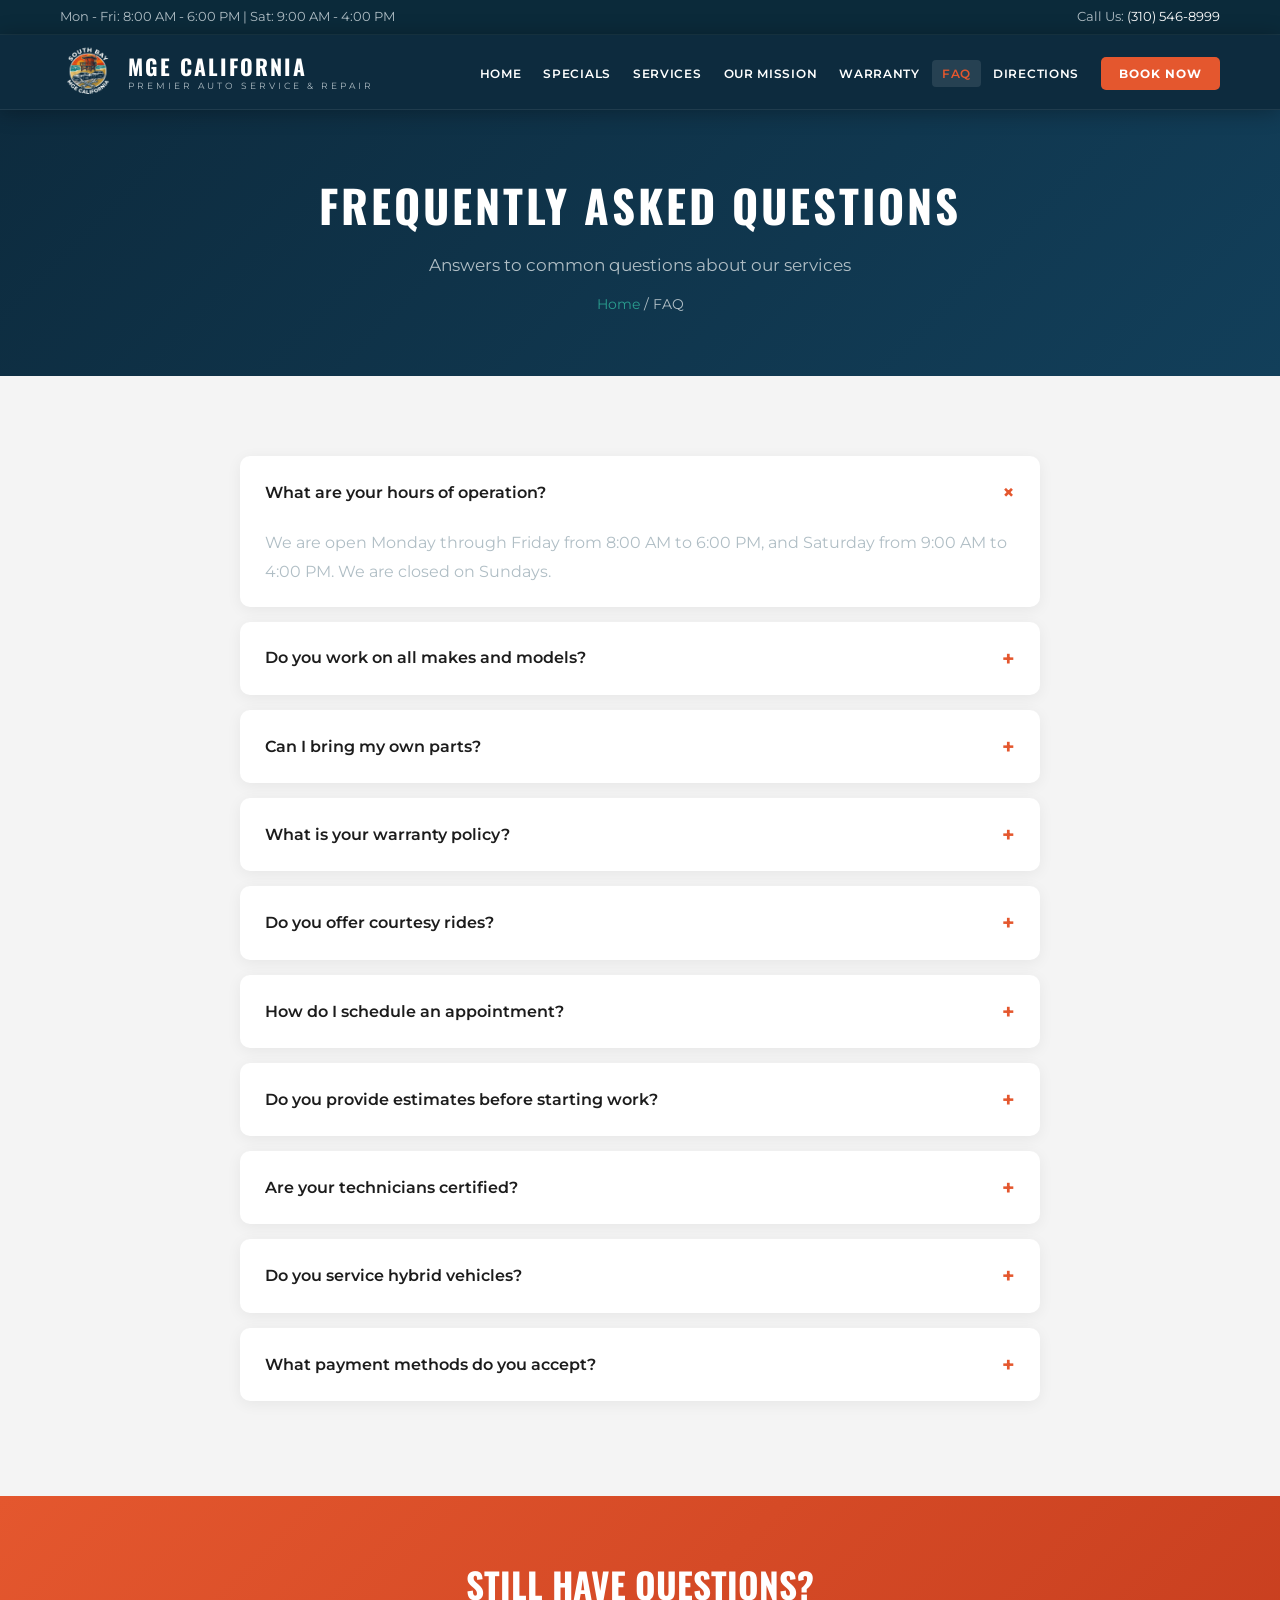
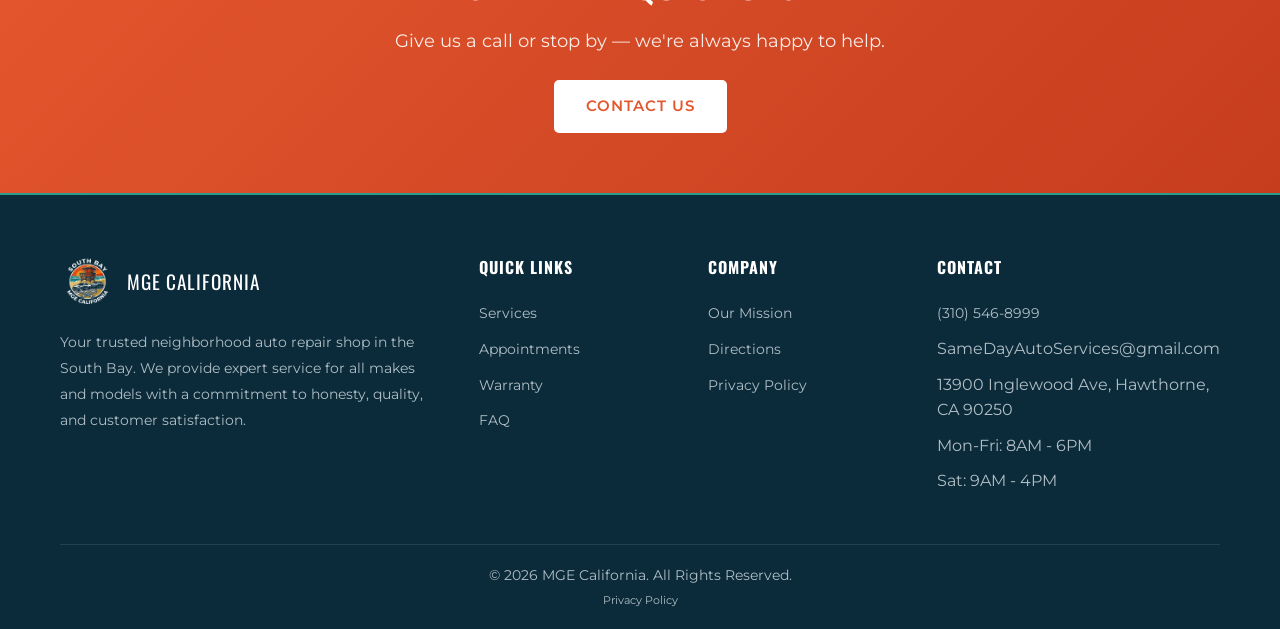
<file: faq.html>
<!DOCTYPE html>
<html lang="en">
<head>
  <meta charset="UTF-8">
  <meta name="viewport" content="width=device-width, initial-scale=1.0">
  <meta name="description" content="Find answers to common auto repair questions at MGE California. Learn about our services, warranty, scheduling, and what to expect at our Hawthorne shop.">
  <title>FAQ | MGE California - Auto Repair Questions Answered</title>
  <link rel="preconnect" href="https://fonts.googleapis.com">
  <link href="https://fonts.googleapis.com/css2?family=Montserrat:wght@400;500;600;700&family=Oswald:wght@400;500;600;700&display=swap" rel="stylesheet">
  <link rel="stylesheet" href="css/style.css">
  <link rel="icon" type="image/png" href="images/logo.png">
  <link rel="apple-touch-icon" href="images/logo.png">
  <meta property="og:type" content="website">
  <meta property="og:site_name" content="MGE California">
  <meta property="og:title" content="FAQ | MGE California - Auto Repair Questions Answered">
  <meta property="og:description" content="Find answers to common auto repair questions at MGE California. Learn about our services, warranty, scheduling, and what to expect at our Hawthorne shop.">
  <meta property="og:url" content="https://mgesouthbay.com/faq.html">
  <meta property="og:image" content="https://mgesouthbay.com/images/our_promise_photo.jpg">
  <meta property="og:image:width" content="1200">
  <meta property="og:image:height" content="630">
  <meta name="twitter:card" content="summary_large_image">
  <meta name="twitter:title" content="FAQ | MGE California - Auto Repair Questions Answered">
  <meta name="twitter:description" content="Find answers to common auto repair questions at MGE California. Learn about our services, warranty, scheduling, and what to expect at our Hawthorne shop.">
  <meta name="twitter:image" content="https://mgesouthbay.com/images/our_promise_photo.jpg">
  <script>
    window.va = window.va || function () { (window.vaq = window.vaq || []).push(arguments); };
  </script>
  <script defer src="https://cdn.vercel-insights.com/v1/script.js"></script>
  <script type="application/ld+json">
  {
    "@context": "https://schema.org",
    "@type": "AutoRepair",
    "name": "MGE California",
    "url": "https://mgesouthbay.com",
    "telephone": "+1-310-546-8999",
    "email": "SameDayAutoServices@gmail.com",
    "address": {
      "@type": "PostalAddress",
      "streetAddress": "13900 Inglewood Ave",
      "addressLocality": "Hawthorne",
      "addressRegion": "CA",
      "postalCode": "90250",
      "addressCountry": "US"
    },
    "openingHoursSpecification": [
      {
        "@type": "OpeningHoursSpecification",
        "dayOfWeek": ["Monday","Tuesday","Wednesday","Thursday","Friday"],
        "opens": "08:00",
        "closes": "18:00"
      },
      {
        "@type": "OpeningHoursSpecification",
        "dayOfWeek": "Saturday",
        "opens": "09:00",
        "closes": "16:00"
      }
    ]
  }
  </script>
  <!-- Google tag (gtag.js) -->
  <script async src="https://www.googletagmanager.com/gtag/js?id=AW-18032292795"></script>
  <script>
    window.dataLayer = window.dataLayer || [];
    function gtag(){dataLayer.push(arguments);}
    gtag('js', new Date());
    gtag('config', 'AW-18032292795');
  </script>
</head>
<body>

  <!-- Top Bar -->
  <div class="top-bar">
    <div class="container">
      <div class="hours">Mon - Fri: 8:00 AM - 6:00 PM | Sat: 9:00 AM - 4:00 PM</div>
      <div>Call Us: <a href="tel:+13105468999">(310) 546-8999</a> <a href="sms:+13105468999" class="sms-link">Text Us</a></div>
    </div>
  </div>

  <!-- Header -->
  <header>
    <div class="container">
      <a href="index.html" class="logo">
        <picture>
          <source srcset="images/logo.webp" type="image/webp">
          <img src="images/logo.png" alt="MGE California Logo" class="logo-img">
        </picture>
        <h1>MGE California<br><span>Premier Auto Service &amp; Repair</span></h1>
      </a>
      <nav id="nav">
        <button class="nav-close" id="navClose" aria-label="Close navigation menu" style="display:none">&times;</button>
        <ul>
          <li><a href="index.html">Home</a></li>
          <li><a href="specials.html">Specials</a></li>
          <li><a href="services.html">Services</a></li>
          <li><a href="mission.html">Our Mission</a></li>
          <li><a href="warranty.html">Warranty</a></li>
          <li><a href="faq.html" class="active">FAQ</a></li>
          <li><a href="directions.html">Directions</a></li>
          <li><a href="appointments.html" class="btn-appointment">Book Now</a></li>
        </ul>
      </nav>
      <div class="hamburger" id="hamburger" aria-label="Open navigation menu" role="button" tabindex="0">
        <span></span><span></span><span></span>
      </div>
    </div>
  </header>
  <div class="overlay" id="overlay"></div>

  <!-- Page Hero -->
  <section class="page-hero">
    <div class="container">
      <h2>Frequently Asked Questions</h2>
      <p>Answers to common questions about our services</p>
      <div class="breadcrumb"><a href="index.html">Home</a> / FAQ</div>
    </div>
  </section>

  <!-- FAQ -->
  <section class="section section-light">
    <div class="container">
      <div class="faq-list">

        <div class="faq-item active">
          <div class="faq-question">
            What are your hours of operation?
            <span class="toggle">+</span>
          </div>
          <div class="faq-answer">
            <p>We are open Monday through Friday from 8:00 AM to 6:00 PM, and Saturday from 9:00 AM to 4:00 PM. We are closed on Sundays.</p>
          </div>
        </div>

        <div class="faq-item">
          <div class="faq-question">
            Do you work on all makes and models?
            <span class="toggle">+</span>
          </div>
          <div class="faq-answer">
            <p>Yes! We service all makes and models, including domestic, import, hybrid, and light trucks/vans. Our technicians are trained and equipped to handle virtually any vehicle.</p>
          </div>
        </div>

        <div class="faq-item">
          <div class="faq-question">
            Can I bring my own parts?
            <span class="toggle">+</span>
          </div>
          <div class="faq-answer">
            <p>We do not install customer-supplied parts. This policy ensures that we can stand behind every repair with our full warranty. We source high-quality OEM and premium aftermarket parts at competitive prices, and all parts we install are covered under our 3-year warranty.</p>
          </div>
        </div>

        <div class="faq-item">
          <div class="faq-question">
            What is your warranty policy?
            <span class="toggle">+</span>
          </div>
          <div class="faq-answer">
            <p>We offer a 3-year, unlimited mileage warranty on all parts and labor. Wheel alignments are covered under a 1-year warranty. Visit our <a href="warranty.html" style="color: var(--secondary); font-weight: 600;">Warranty page</a> for full details.</p>
          </div>
        </div>

        <div class="faq-item">
          <div class="faq-question">
            Do you offer courtesy rides?
            <span class="toggle">+</span>
          </div>
          <div class="faq-answer">
            <p>Yes! We offer complimentary local courtesy rides for all customers. If you need to get to work, home, or anywhere else locally while your vehicle is being serviced, we'll give you a ride.</p>
          </div>
        </div>

        <div class="faq-item">
          <div class="faq-question">
            How do I schedule an appointment?
            <span class="toggle">+</span>
          </div>
          <div class="faq-answer">
            <p>You can schedule an appointment by filling out our <a href="appointments.html" style="color: var(--secondary); font-weight: 600;">online form</a> or by calling us directly at <a href="tel:+13105468999" style="color: var(--secondary); font-weight: 600;">(310) 546-8999</a> <a href="sms:+13105468999" class="sms-link" style="color: var(--secondary); font-weight: 600;">Text Us</a>. Please note that the date and time you request may not be available — we will contact you to confirm your actual appointment details.</p>
          </div>
        </div>

        <div class="faq-item">
          <div class="faq-question">
            Do you provide estimates before starting work?
            <span class="toggle">+</span>
          </div>
          <div class="faq-answer">
            <p>Absolutely. We always provide a detailed estimate before beginning any work on your vehicle. We will explain what needs to be done and why, and we will not proceed until you approve the repair.</p>
          </div>
        </div>

        <div class="faq-item">
          <div class="faq-question">
            Are your technicians certified?
            <span class="toggle">+</span>
          </div>
          <div class="faq-answer">
            <p>Yes, our technicians are factory trained by manufacturers and undergo continuous training to stay current with the latest automotive technology and repair techniques.</p>
          </div>
        </div>

        <div class="faq-item">
          <div class="faq-question">
            Do you service hybrid vehicles?
            <span class="toggle">+</span>
          </div>
          <div class="faq-answer">
            <p>Yes, we are hybrid certified. Our technicians have the specialized training and equipment needed to service hybrid vehicles safely and effectively.</p>
          </div>
        </div>

        <div class="faq-item">
          <div class="faq-question">
            What payment methods do you accept?
            <span class="toggle">+</span>
          </div>
          <div class="faq-answer">
            <p>We accept cash, all major credit cards (Visa, MasterCard, American Express, Discover), debit cards, and personal checks. We also offer financing options for larger repairs.</p>
          </div>
        </div>

      </div>
    </div>
  </section>

  <!-- CTA -->
  <section class="cta-banner">
    <div class="container">
      <h2>Still Have Questions?</h2>
      <p>Give us a call or stop by — we're always happy to help.</p>
      <a href="directions.html" class="btn">Contact Us</a>
    </div>
  </section>

  <!-- Footer -->
  <footer>
    <div class="container">
      <div class="footer-grid">
        <div class="footer-col">
          <div class="footer-logo">
            <picture>
              <source srcset="images/logo.webp" type="image/webp">
              <img src="images/logo.png" alt="MGE California Logo">
            </picture>
            <span>MGE California</span>
          </div>
          <p>Your trusted neighborhood auto repair shop in the South Bay. We provide expert service for all makes and models with a commitment to honesty, quality, and customer satisfaction.</p>
        </div>
        <div class="footer-col">
          <h3>Quick Links</h3>
          <ul>
            <li><a href="services.html">Services</a></li>
              <li><a href="appointments.html">Appointments</a></li>
            <li><a href="warranty.html">Warranty</a></li>
            <li><a href="faq.html">FAQ</a></li>
          </ul>
        </div>
        <div class="footer-col">
          <h3>Company</h3>
          <ul>
            <li><a href="mission.html">Our Mission</a></li>
            <li><a href="directions.html">Directions</a></li>
            <li><a href="privacy.html">Privacy Policy</a></li>
          </ul>
        </div>
        <div class="footer-col">
          <h3>Contact</h3>
          <ul>
            <li><a href="tel:+13105468999" style="color: inherit;">(310) 546-8999</a> <a href="sms:+13105468999" class="sms-link" style="color: inherit;">Text Us</a></li>
            <li>SameDayAutoServices@gmail.com</li>
            <li>13900 Inglewood Ave, Hawthorne, CA 90250</li>
            <li>Mon-Fri: 8AM - 6PM</li>
            <li>Sat: 9AM - 4PM</li>
          </ul>
        </div>
      </div>
      <div class="footer-bottom">
        &copy; 2026 MGE California. All Rights Reserved.
        <p style="margin-top: 5px; font-size: 11px;"><a href="privacy.html" style="color: #B0BEC5; text-decoration: none;">Privacy Policy</a></p>
      </div>
    </div>
  </footer>

  <script src="js/main.js"></script>

  <a href="appointments.html" class="sticky-book-now" aria-label="Book an appointment">Book Now</a>
</body>
</html>
</file>
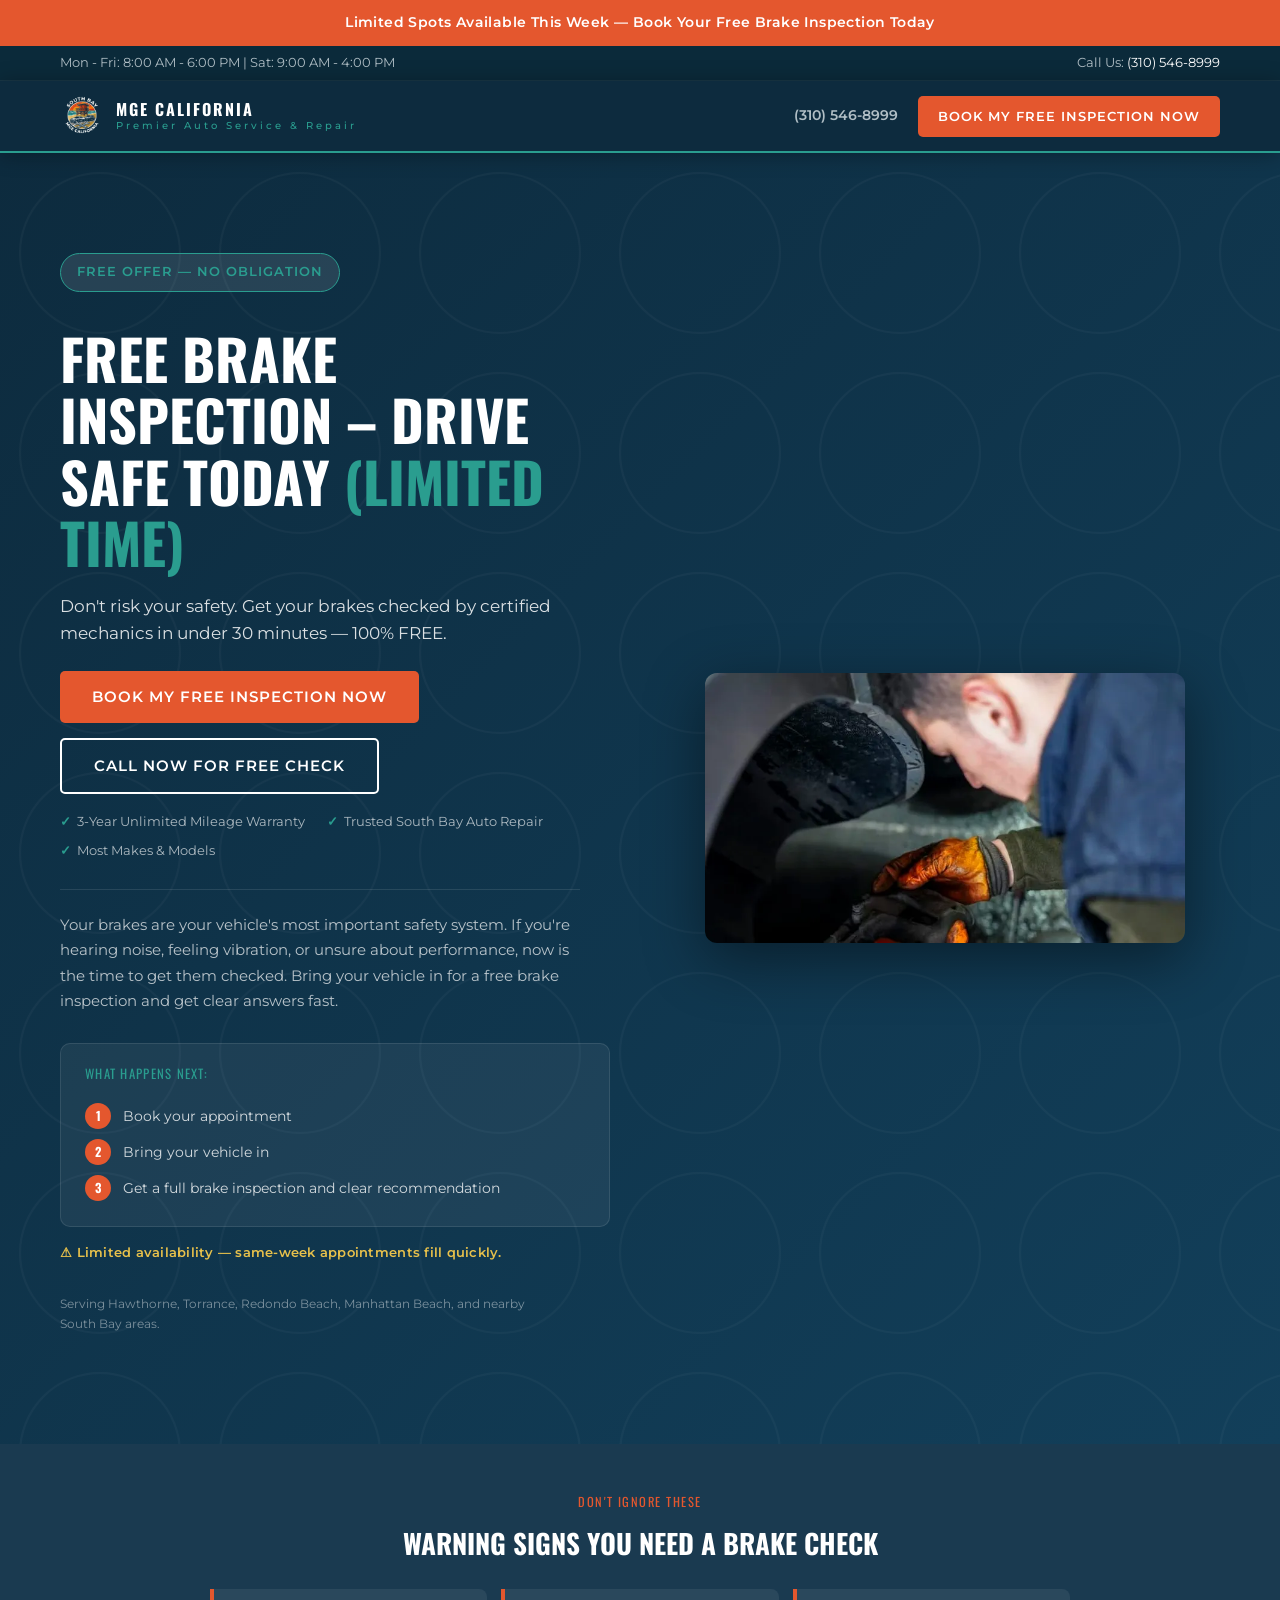
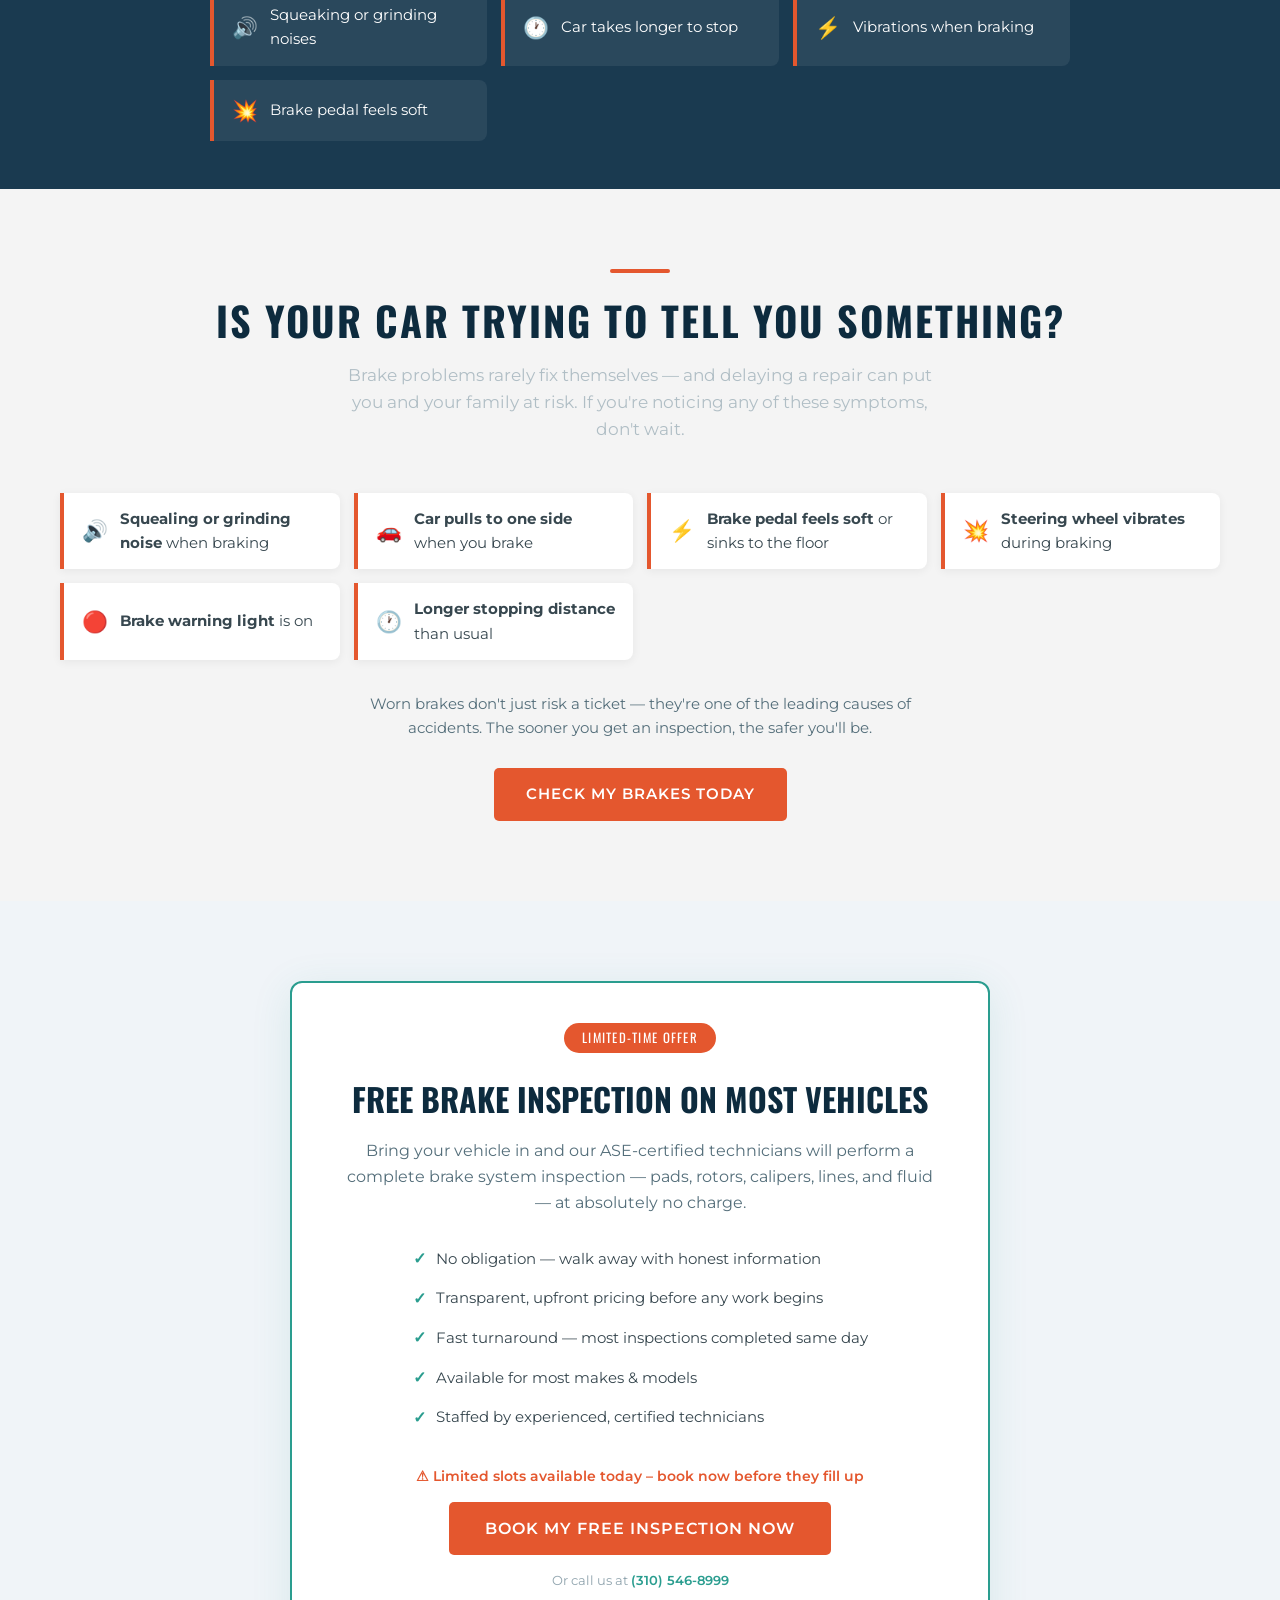
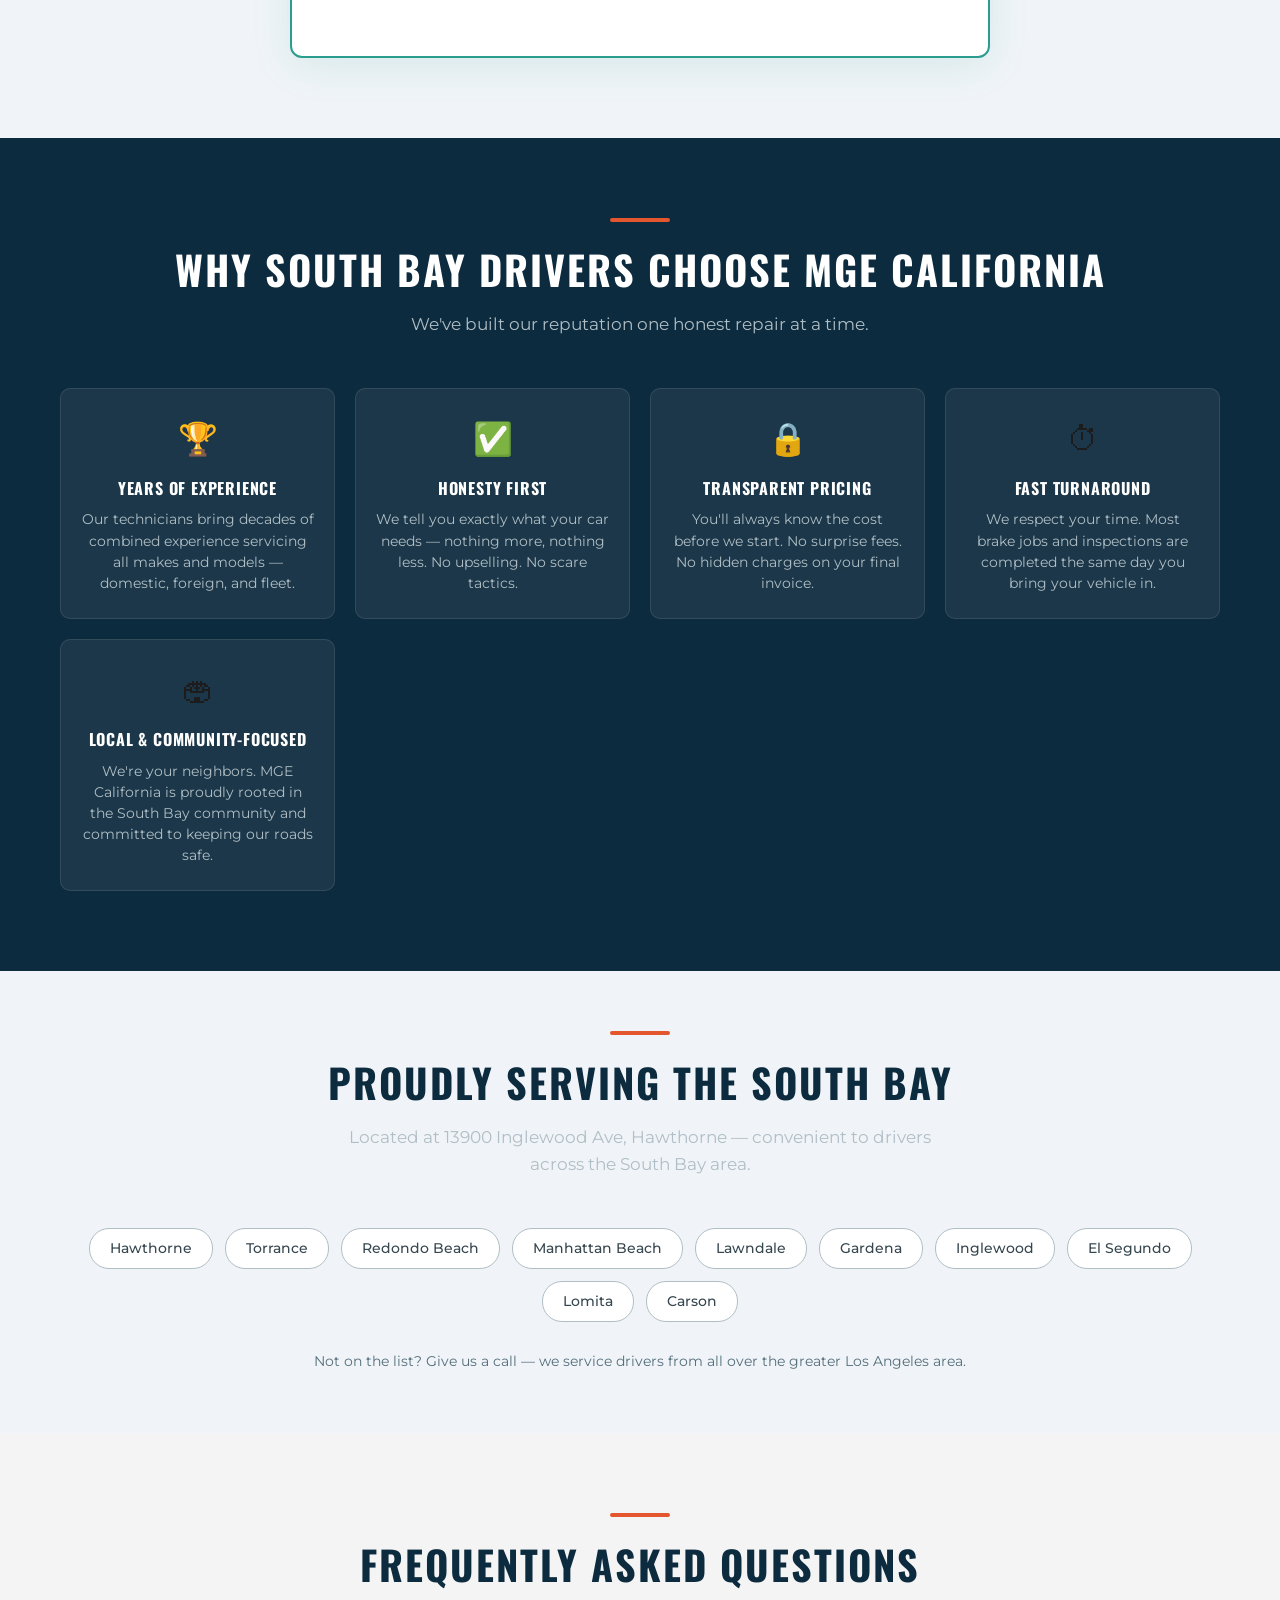
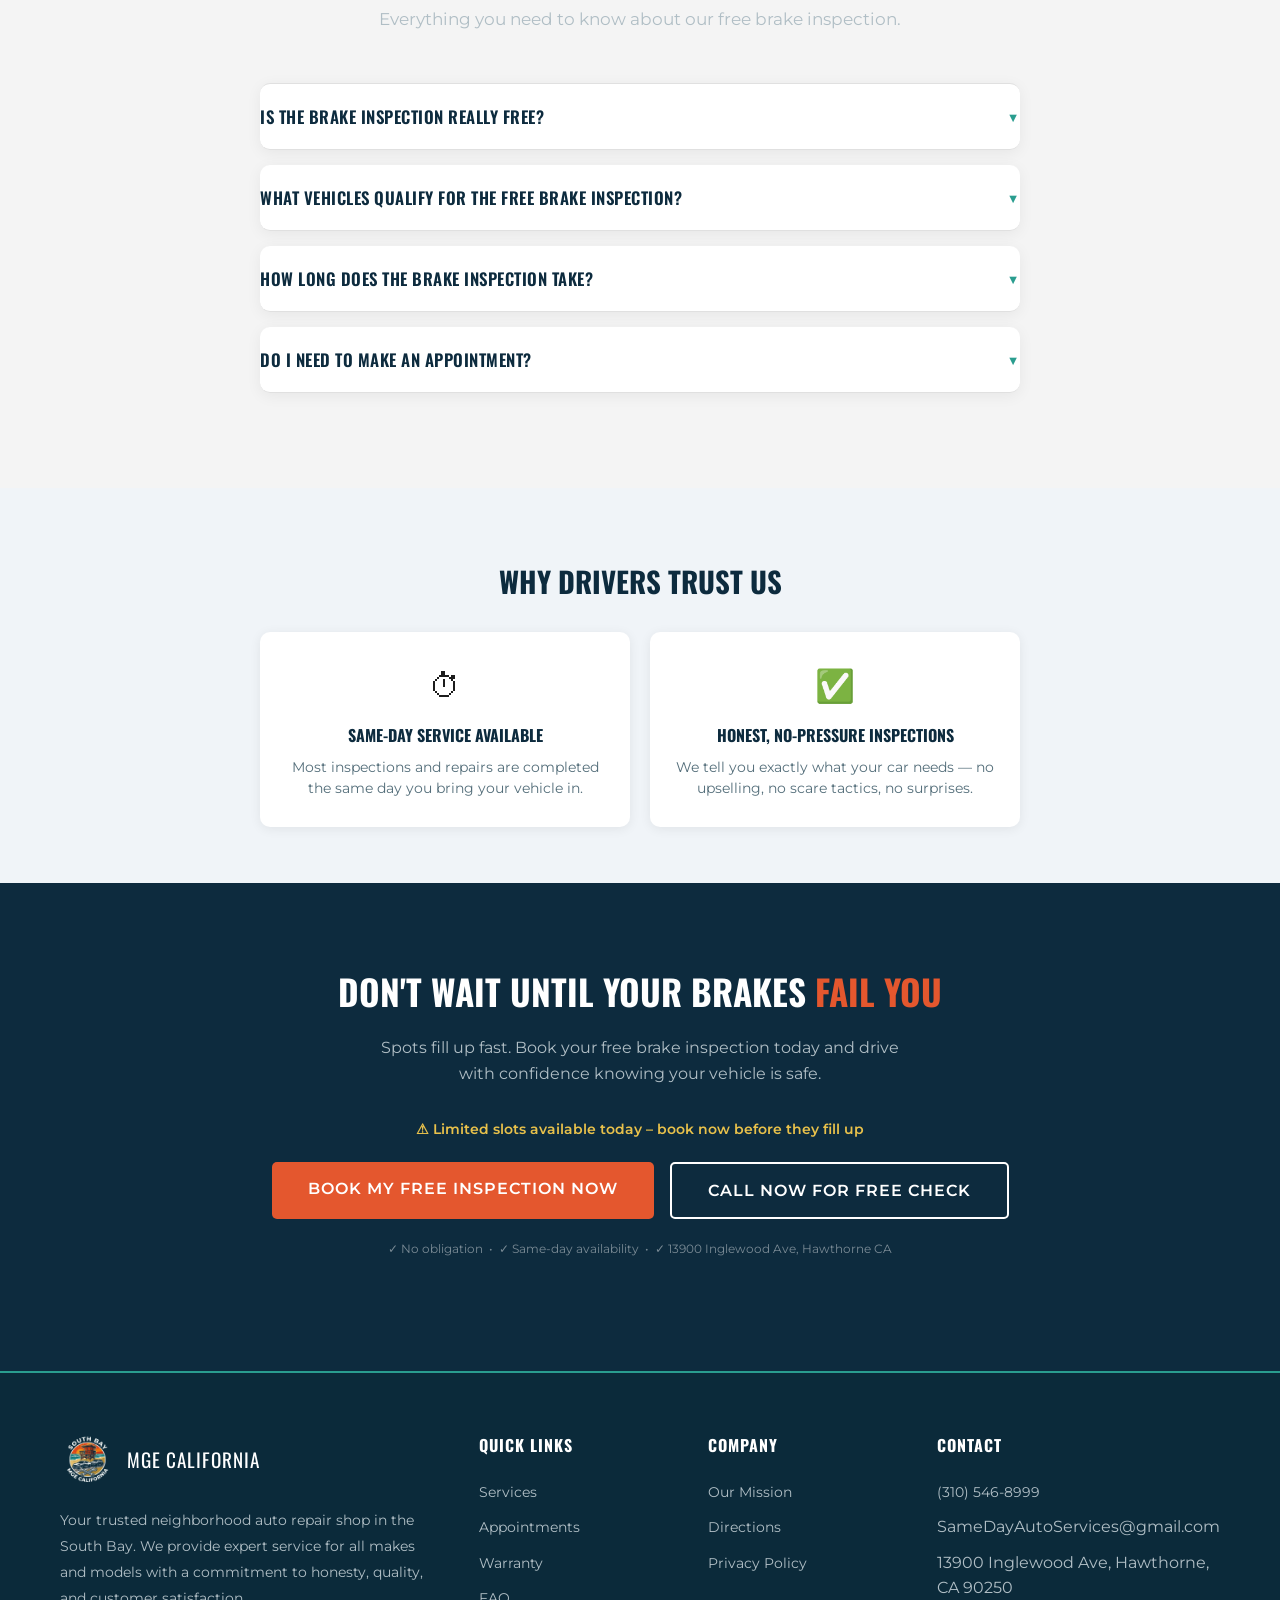
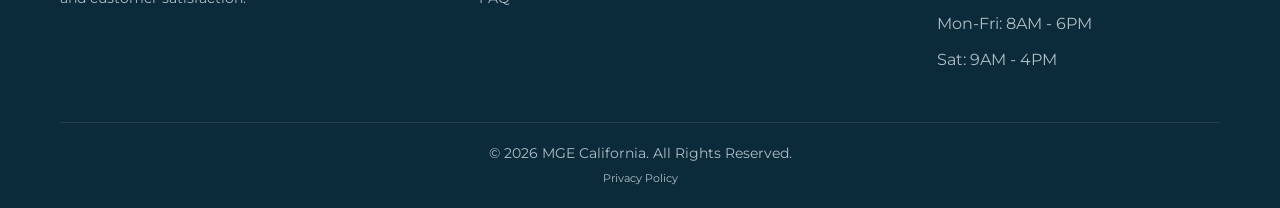
<file: free-brake-inspection.html>
<!DOCTYPE html>
<html lang="en">
<head>
  <meta charset="UTF-8">
  <meta name="viewport" content="width=device-width, initial-scale=1.0">
  <meta name="description" content="Get a FREE brake inspection on most vehicles at MGE California in Hawthorne, CA. Serving the South Bay — Torrance, Redondo Beach, Manhattan Beach and more. No obligation. Honest recommendations.">
  <title>Free Brake Inspection | MGE California - South Bay Auto Repair</title>
  <link rel="preconnect" href="https://fonts.googleapis.com">
  <link href="https://fonts.googleapis.com/css2?family=Montserrat:wght@400;500;600;700&family=Oswald:wght@400;500;600;700&display=swap" rel="stylesheet">
  <link rel="stylesheet" href="css/style.css">
  <link rel="icon" type="image/png" href="images/logo.png">
  <link rel="apple-touch-icon" href="images/logo.png">
  <meta property="og:type" content="website">
  <meta property="og:site_name" content="MGE California">
  <meta property="og:title" content="Free Brake Inspection | MGE California - South Bay">
  <meta property="og:description" content="Get a FREE brake inspection on most vehicles at MGE California. Honest recommendations. No pressure. Serving the South Bay.">
  <meta property="og:url" content="https://mgesouthbay.com/free-brake-inspection">
  <meta property="og:image" content="https://mgesouthbay.com/images/our_promise_photo.jpg">
  <meta name="twitter:card" content="summary_large_image">
  <meta name="twitter:title" content="Free Brake Inspection | MGE California - South Bay">
  <meta name="twitter:description" content="Get a FREE brake inspection on most vehicles at MGE California. Honest recommendations. No pressure. Serving the South Bay.">
  <meta name="twitter:image" content="https://mgesouthbay.com/images/our_promise_photo.jpg">
  <script>
    window.va = window.va || function () { (window.vaq = window.vaq || []).push(arguments); };
  </script>
  <script defer src="https://cdn.vercel-insights.com/v1/script.js"></script>
  <script type="application/ld+json">
  {
    "@context": "https://schema.org",
    "@type": "AutoRepair",
    "name": "MGE California",
    "url": "https://mgesouthbay.com",
    "telephone": "+1-310-546-8999",
    "email": "SameDayAutoServices@gmail.com",
    "address": {
      "@type": "PostalAddress",
      "streetAddress": "13900 Inglewood Ave",
      "addressLocality": "Hawthorne",
      "addressRegion": "CA",
      "postalCode": "90250",
      "addressCountry": "US"
    },
    "openingHoursSpecification": [
      {
        "@type": "OpeningHoursSpecification",
        "dayOfWeek": ["Monday","Tuesday","Wednesday","Thursday","Friday"],
        "opens": "08:00",
        "closes": "18:00"
      },
      {
        "@type": "OpeningHoursSpecification",
        "dayOfWeek": "Saturday",
        "opens": "09:00",
        "closes": "16:00"
      }
    ]
  }
  </script>
  <style>
    /* ===== PAGE-SPECIFIC STYLES ===== */

    /* Brake symptom list */
    .symptom-list {
      list-style: none;
      padding: 0;
      display: grid;
      grid-template-columns: repeat(auto-fit, minmax(260px, 1fr));
      gap: 14px;
      margin-top: 32px;
    }
    .symptom-list li {
      background: #fff;
      border-left: 4px solid #E4572E;
      border-radius: 0 8px 8px 0;
      padding: 14px 18px;
      font-size: 0.95rem;
      color: #37474F;
      box-shadow: 0 2px 10px rgba(0,0,0,0.06);
      display: flex;
      align-items: center;
      gap: 12px;
    }
    .symptom-list li .symptom-icon {
      font-size: 1.3rem;
      flex-shrink: 0;
    }

    /* Offer highlight box */
    .offer-box {
      background: #fff;
      border: 2px solid #2A9D8F;
      border-radius: 12px;
      padding: 40px 48px;
      max-width: 700px;
      margin: 0 auto;
      box-shadow: 0 8px 40px rgba(42,157,143,0.12);
      text-align: center;
    }
    .offer-box .offer-badge {
      display: inline-block;
      background: #E4572E;
      color: #fff;
      font-family: 'Oswald', sans-serif;
      font-size: 0.8rem;
      letter-spacing: 0.1em;
      text-transform: uppercase;
      padding: 5px 18px;
      border-radius: 20px;
      margin-bottom: 20px;
    }
    .offer-box h2 {
      font-family: 'Oswald', sans-serif;
      font-size: 2rem;
      color: #0D2B3E;
      text-transform: uppercase;
      margin-bottom: 14px;
    }
    .offer-box p {
      color: #546E7A;
      font-size: 1rem;
      margin-bottom: 24px;
    }
    .offer-bullets {
      list-style: none;
      padding: 0;
      margin: 0 0 28px;
      text-align: left;
      display: inline-block;
    }
    .offer-bullets li {
      padding: 7px 0;
      color: #37474F;
      font-size: 0.95rem;
      display: flex;
      align-items: center;
      gap: 10px;
    }
    .offer-bullets li::before {
      content: "✓";
      color: #2A9D8F;
      font-weight: 700;
      font-size: 1rem;
      flex-shrink: 0;
    }

    /* Why choose us grid */
    .why-grid {
      display: grid;
      grid-template-columns: repeat(auto-fit, minmax(220px, 1fr));
      gap: 20px;
      margin-top: 36px;
    }
    .why-item {
      background: rgba(255,255,255,0.06);
      border: 1px solid rgba(255,255,255,0.1);
      border-radius: 10px;
      padding: 24px 20px;
      text-align: center;
    }
    .why-item .why-icon {
      font-size: 2rem;
      margin-bottom: 12px;
    }
    .why-item h3 {
      font-family: 'Oswald', sans-serif;
      font-size: 1rem;
      color: #fff;
      text-transform: uppercase;
      letter-spacing: 0.05em;
      margin-bottom: 8px;
    }
    .why-item p {
      color: #B0BEC5;
      font-size: 0.88rem;
      line-height: 1.5;
      margin: 0;
    }

    /* Service area cities */
    .cities-grid {
      display: flex;
      flex-wrap: wrap;
      gap: 12px;
      justify-content: center;
      margin-top: 28px;
    }
    .city-pill {
      background: #fff;
      border: 1px solid #B0BEC5;
      border-radius: 20px;
      padding: 8px 20px;
      font-size: 0.9rem;
      color: #37474F;
      font-weight: 500;
    }

    /* FAQ accordion */
    .faq-list {
      max-width: 760px;
      margin: 32px auto 0;
    }
    .faq-item {
      border-bottom: 1px solid #e0e0e0;
    }
    .faq-item:first-child {
      border-top: 1px solid #e0e0e0;
    }
    .faq-question {
      width: 100%;
      background: none;
      border: none;
      text-align: left;
      padding: 20px 0;
      font-family: 'Oswald', sans-serif;
      font-size: 1.05rem;
      color: #0D2B3E;
      text-transform: uppercase;
      letter-spacing: 0.03em;
      cursor: pointer;
      display: flex;
      justify-content: space-between;
      align-items: center;
      gap: 16px;
    }
    .faq-question:hover {
      color: #E4572E;
    }
    .faq-question .faq-arrow {
      flex-shrink: 0;
      font-size: 0.8rem;
      transition: transform 0.25s;
      color: #2A9D8F;
    }
    .faq-question[aria-expanded="true"] .faq-arrow {
      transform: rotate(180deg);
    }
    .faq-answer {
      display: none;
      padding: 0 0 20px;
      color: #546E7A;
      font-size: 0.95rem;
      line-height: 1.65;
    }
    .faq-answer.open {
      display: block;
    }

    /* Urgency banner */
    .urgency-banner {
      background: #E4572E;
      color: #fff;
      text-align: center;
      padding: 12px 20px;
      font-size: 0.85rem;
      font-weight: 600;
      letter-spacing: 0.03em;
    }

    /* Final CTA section */
    .final-cta {
      background: #0D2B3E;
      padding: 80px 20px;
      text-align: center;
    }
    .final-cta h2 {
      font-family: 'Oswald', sans-serif;
      font-size: 2.2rem;
      color: #fff;
      text-transform: uppercase;
      margin-bottom: 16px;
    }
    .final-cta h2 span {
      color: #E4572E;
    }
    .final-cta p {
      color: #B0BEC5;
      font-size: 1rem;
      margin-bottom: 32px;
      max-width: 520px;
      margin-left: auto;
      margin-right: auto;
    }
    .final-cta .cta-buttons {
      display: flex;
      gap: 16px;
      justify-content: center;
      flex-wrap: wrap;
    }
    .final-cta .trust-note {
      margin-top: 20px;
      font-size: 0.78rem;
      color: rgba(255,255,255,0.45);
    }

    /* Landing page minimal header */
    .lp-header {
      background: var(--primary, #0D2B3E);
      border-bottom: 2px solid #2A9D8F;
      padding: 0;
      position: sticky;
      top: 0;
      z-index: 2100;
      box-shadow: 0 2px 12px rgba(0,0,0,0.3);
    }
    .lp-header .container {
      display: flex;
      justify-content: space-between;
      align-items: center;
      height: 70px;
      padding: 0 20px;
    }
    .lp-header .logo {
      display: flex;
      align-items: center;
      gap: 12px;
      text-decoration: none;
    }
    .lp-header .logo-img {
      height: 44px;
      width: auto;
    }
    .lp-header .logo h1 {
      font-family: 'Oswald', sans-serif;
      font-size: 1rem;
      color: #fff;
      text-transform: uppercase;
      line-height: 1.2;
      margin: 0;
    }
    .lp-header .logo h1 span {
      font-size: 0.65rem;
      color: #2A9D8F;
      font-family: 'Montserrat', sans-serif;
      font-weight: 500;
      text-transform: none;
    }
    .lp-header-right {
      display: flex;
      align-items: center;
      gap: 20px;
    }
    .lp-header-phone {
      color: #B0BEC5;
      font-size: 0.85rem;
      font-weight: 600;
      text-decoration: none;
      white-space: nowrap;
    }
    .lp-header-phone:hover {
      color: #fff;
    }
    @media (max-width: 540px) {
      .lp-header .logo h1 {
        display: none;
      }
      .lp-header-phone {
        display: none;
      }
    }

    /* Hero image */
    .hero-image-wrap {
      border-radius: 12px;
      overflow: hidden;
      box-shadow: 0 16px 60px rgba(0,0,0,0.45);
      max-width: 480px;
      width: 100%;
    }
    .hero-image-wrap img {
      width: 100%;
      height: 100%;
      object-fit: cover;
      display: block;
    }

    /* Responsive adjustments */
    @media (max-width: 640px) {
      .offer-box {
        padding: 28px 20px;
      }
      .offer-box h2 {
        font-size: 1.6rem;
      }
      .final-cta h2 {
        font-size: 1.7rem;
      }
    }
  </style>
  <!-- Google tag (gtag.js) -->
  <script async src="https://www.googletagmanager.com/gtag/js?id=AW-18032292795"></script>
  <script>
    window.dataLayer = window.dataLayer || [];
    function gtag(){dataLayer.push(arguments);}
    gtag('js', new Date());
    gtag('config', 'AW-18032292795');
  </script>
</head>
<body>

  <!-- Urgency Bar -->
  <div class="urgency-banner">
    Limited Spots Available This Week — Book Your Free Brake Inspection Today
  </div>

  <!-- Top Bar -->
  <div class="top-bar">
    <div class="container">
      <div class="hours">Mon - Fri: 8:00 AM - 6:00 PM | Sat: 9:00 AM - 4:00 PM</div>
      <div>Call Us: <a href="tel:+13105468999">(310) 546-8999</a> <a href="sms:+13105468999" class="sms-link">Text Us</a></div>
    </div>
  </div>

  <!-- Minimal Landing Page Header -->
  <header class="lp-header">
    <div class="container">
      <a href="index.html" class="logo">
        <picture>
          <source srcset="images/logo.webp" type="image/webp">
          <img src="images/logo.png" alt="MGE California Logo" class="logo-img">
        </picture>
        <h1>MGE California<br><span>Premier Auto Service &amp; Repair</span></h1>
      </a>
      <div class="lp-header-right">
        <a href="tel:+13105468999" class="lp-header-phone">(310) 546-8999</a>
        <a href="appointments.html" class="btn btn-primary" style="font-size: 0.82rem; padding: 10px 20px;">Book My Free Inspection Now</a>
      </div>
    </div>
  </header>

  <!-- ===== HERO SECTION ===== -->
  <section class="hero">
    <div class="container">
      <div class="hero-content">
        <div class="hero-badges">
          <span class="badge gold">Free Offer — No Obligation</span>
        </div>
        <h2>Free Brake Inspection – Drive Safe Today <span>(Limited Time)</span></h2>
        <p style="font-size: 1.05rem; color: rgba(255,255,255,0.85); margin-bottom: 24px;">Don't risk your safety. Get your brakes checked by certified mechanics in under 30 minutes — 100% FREE.</p>
        <div class="hero-buttons">
          <a href="appointments.html" class="btn btn-primary">Book My Free Inspection Now</a>
          <a href="tel:+13105468999" class="btn btn-outline">Call Now for Free Check</a>
        </div>
        <!-- Trust bullets -->
        <ul style="list-style: none; padding: 0; margin: 18px 0 0; display: flex; flex-wrap: wrap; gap: 8px 22px;">
          <li style="font-size: 0.8rem; color: rgba(255,255,255,0.65); display: flex; align-items: center; gap: 6px;"><span style="color: #2A9D8F; font-weight: 700;">&#10003;</span> 3-Year Unlimited Mileage Warranty</li>
          <li style="font-size: 0.8rem; color: rgba(255,255,255,0.65); display: flex; align-items: center; gap: 6px;"><span style="color: #2A9D8F; font-weight: 700;">&#10003;</span> Trusted South Bay Auto Repair</li>
          <li style="font-size: 0.8rem; color: rgba(255,255,255,0.65); display: flex; align-items: center; gap: 6px;"><span style="color: #2A9D8F; font-weight: 700;">&#10003;</span> Most Makes &amp; Models</li>
        </ul>
        <!-- Intro paragraph -->
        <p style="margin-top: 28px; font-size: 0.95rem; color: rgba(255,255,255,0.7); max-width: 520px; line-height: 1.65; border-top: 1px solid rgba(255,255,255,0.1); padding-top: 22px;">Your brakes are your vehicle's most important safety system. If you're hearing noise, feeling vibration, or unsure about performance, now is the time to get them checked. Bring your vehicle in for a free brake inspection and get clear answers fast.</p>
        <!-- What Happens Next -->
        <div style="margin-top: 28px; background: rgba(255,255,255,0.06); border: 1px solid rgba(255,255,255,0.1); border-radius: 10px; padding: 20px 24px;">
          <p style="font-family: 'Oswald', sans-serif; font-size: 0.8rem; text-transform: uppercase; letter-spacing: 0.1em; color: #2A9D8F; margin-bottom: 14px;">What Happens Next:</p>
          <ol style="list-style: none; padding: 0; margin: 0; counter-reset: steps;">
            <li style="font-size: 0.88rem; color: rgba(255,255,255,0.8); display: flex; align-items: center; gap: 12px; padding: 5px 0;">
              <span style="background: #E4572E; color: #fff; font-family: 'Oswald', sans-serif; font-weight: 700; font-size: 0.78rem; min-width: 26px; height: 26px; border-radius: 50%; display: inline-flex; align-items: center; justify-content: center; flex-shrink: 0; line-height: 1;">1</span>
              Book your appointment
            </li>
            <li style="font-size: 0.88rem; color: rgba(255,255,255,0.8); display: flex; align-items: center; gap: 12px; padding: 5px 0;">
              <span style="background: #E4572E; color: #fff; font-family: 'Oswald', sans-serif; font-weight: 700; font-size: 0.78rem; min-width: 26px; height: 26px; border-radius: 50%; display: inline-flex; align-items: center; justify-content: center; flex-shrink: 0; line-height: 1;">2</span>
              Bring your vehicle in
            </li>
            <li style="font-size: 0.88rem; color: rgba(255,255,255,0.8); display: flex; align-items: center; gap: 12px; padding: 5px 0;">
              <span style="background: #E4572E; color: #fff; font-family: 'Oswald', sans-serif; font-weight: 700; font-size: 0.78rem; min-width: 26px; height: 26px; border-radius: 50%; display: inline-flex; align-items: center; justify-content: center; flex-shrink: 0; line-height: 1;">3</span>
              Get a full brake inspection and clear recommendation
            </li>
          </ol>
        </div>
        <!-- Urgency + local line -->
        <p style="margin-top: 16px; font-size: 0.8rem; color: #E8C14B; font-weight: 600; letter-spacing: 0.02em;">&#9888; Limited availability — same-week appointments fill quickly.</p>
        <p style="margin-top: 8px; font-size: 0.78rem; color: rgba(255,255,255,0.45);">Serving Hawthorne, Torrance, Redondo Beach, Manhattan Beach, and nearby South Bay areas.</p>
      </div>
      <div class="hero-visual">
        <div class="hero-image-wrap">
          <picture>
            <source srcset="images/brakespecialist.webp" type="image/webp">
            <img src="images/brakespecialist.jpg" alt="MGE California brake technician performing a brake inspection">
          </picture>
        </div>
      </div>
    </div>
  </section>

  <!-- ===== WARNING SIGNS SECTION ===== -->
  <section style="background: #1a3a50; padding: 48px 0;">
    <div class="container">
      <div style="text-align: center; margin-bottom: 24px;">
        <p style="font-family: 'Oswald', sans-serif; font-size: 0.78rem; text-transform: uppercase; letter-spacing: 0.12em; color: #E4572E; margin-bottom: 10px;">Don't Ignore These</p>
        <h2 style="font-family: 'Oswald', sans-serif; font-size: 1.7rem; color: #fff; text-transform: uppercase; margin: 0;">Warning Signs You Need a Brake Check</h2>
      </div>
      <ul style="list-style: none; padding: 0; margin: 0; display: grid; grid-template-columns: repeat(auto-fit, minmax(220px, 1fr)); gap: 14px; max-width: 860px; margin: 0 auto;">
        <li style="background: rgba(255,255,255,0.07); border-left: 4px solid #E4572E; border-radius: 0 8px 8px 0; padding: 14px 18px; font-size: 0.95rem; color: #fff; display: flex; align-items: center; gap: 12px;">
          <span style="font-size: 1.3rem; flex-shrink: 0;">&#128266;</span>
          <span>Squeaking or grinding noises</span>
        </li>
        <li style="background: rgba(255,255,255,0.07); border-left: 4px solid #E4572E; border-radius: 0 8px 8px 0; padding: 14px 18px; font-size: 0.95rem; color: #fff; display: flex; align-items: center; gap: 12px;">
          <span style="font-size: 1.3rem; flex-shrink: 0;">&#128336;</span>
          <span>Car takes longer to stop</span>
        </li>
        <li style="background: rgba(255,255,255,0.07); border-left: 4px solid #E4572E; border-radius: 0 8px 8px 0; padding: 14px 18px; font-size: 0.95rem; color: #fff; display: flex; align-items: center; gap: 12px;">
          <span style="font-size: 1.3rem; flex-shrink: 0;">&#9889;</span>
          <span>Vibrations when braking</span>
        </li>
        <li style="background: rgba(255,255,255,0.07); border-left: 4px solid #E4572E; border-radius: 0 8px 8px 0; padding: 14px 18px; font-size: 0.95rem; color: #fff; display: flex; align-items: center; gap: 12px;">
          <span style="font-size: 1.3rem; flex-shrink: 0;">&#128165;</span>
          <span>Brake pedal feels soft</span>
        </li>
      </ul>
    </div>
  </section>

  <!-- ===== PROBLEM SECTION ===== -->
  <section class="section section-light">
    <div class="container">
      <div class="section-title">
        <div class="underline"></div>
        <h2>Is Your Car Trying to Tell You Something?</h2>
        <p>Brake problems rarely fix themselves — and delaying a repair can put you and your family at risk. If you're noticing any of these symptoms, don't wait.</p>
      </div>
      <ul class="symptom-list">
        <li>
          <span class="symptom-icon">&#128266;</span>
          <span><strong>Squealing or grinding noise</strong> when braking</span>
        </li>
        <li>
          <span class="symptom-icon">&#128663;</span>
          <span><strong>Car pulls to one side</strong> when you brake</span>
        </li>
        <li>
          <span class="symptom-icon">&#9889;</span>
          <span><strong>Brake pedal feels soft</strong> or sinks to the floor</span>
        </li>
        <li>
          <span class="symptom-icon">&#128165;</span>
          <span><strong>Steering wheel vibrates</strong> during braking</span>
        </li>
        <li>
          <span class="symptom-icon">&#128308;</span>
          <span><strong>Brake warning light</strong> is on</span>
        </li>
        <li>
          <span class="symptom-icon">&#128336;</span>
          <span><strong>Longer stopping distance</strong> than usual</span>
        </li>
      </ul>
      <p style="text-align: center; margin-top: 32px; color: #546E7A; font-size: 0.95rem; max-width: 580px; margin-left: auto; margin-right: auto;">Worn brakes don't just risk a ticket — they're one of the leading causes of accidents. The sooner you get an inspection, the safer you'll be.</p>
      <div style="text-align: center; margin-top: 28px;">
        <a href="appointments.html" class="btn btn-primary">Check My Brakes Today</a>
      </div>
    </div>
  </section>

  <!-- ===== OFFER SECTION ===== -->
  <section class="section" style="background: #f0f4f8; padding: 80px 0;">
    <div class="container">
      <div class="offer-box">
        <span class="offer-badge">Limited-Time Offer</span>
        <h2>Free Brake Inspection on Most Vehicles</h2>
        <p>Bring your vehicle in and our ASE-certified technicians will perform a complete brake system inspection — pads, rotors, calipers, lines, and fluid — at absolutely no charge.</p>
        <ul class="offer-bullets">
          <li>No obligation — walk away with honest information</li>
          <li>Transparent, upfront pricing before any work begins</li>
          <li>Fast turnaround — most inspections completed same day</li>
          <li>Available for most makes &amp; models</li>
          <li>Staffed by experienced, certified technicians</li>
        </ul>
        <p style="font-size: 0.88rem; color: #E4572E; font-weight: 600; margin-bottom: 14px;">&#9888; Limited slots available today – book now before they fill up</p>
        <a href="appointments.html" class="btn btn-primary" style="font-size: 1rem; padding: 14px 36px;">Book My Free Inspection Now</a>
        <p style="margin-top: 16px; font-size: 0.8rem; color: #90A4AE;">Or call us at <a href="tel:+13105468999" style="color: #2A9D8F; font-weight: 600;">(310) 546-8999</a></p>
      </div>
    </div>
  </section>

  <!-- ===== WHY CHOOSE US SECTION ===== -->
  <section class="section" style="background: #0D2B3E; padding: 80px 0;">
    <div class="container">
      <div class="section-title">
        <div class="underline"></div>
        <h2 style="color: #fff;">Why South Bay Drivers Choose MGE California</h2>
        <p style="color: #B0BEC5;">We've built our reputation one honest repair at a time.</p>
      </div>
      <div class="why-grid">
        <div class="why-item">
          <div class="why-icon">&#127942;</div>
          <h3>Years of Experience</h3>
          <p>Our technicians bring decades of combined experience servicing all makes and models — domestic, foreign, and fleet.</p>
        </div>
        <div class="why-item">
          <div class="why-icon">&#9989;</div>
          <h3>Honesty First</h3>
          <p>We tell you exactly what your car needs — nothing more, nothing less. No upselling. No scare tactics.</p>
        </div>
        <div class="why-item">
          <div class="why-icon">&#128274;</div>
          <h3>Transparent Pricing</h3>
          <p>You'll always know the cost before we start. No surprise fees. No hidden charges on your final invoice.</p>
        </div>
        <div class="why-item">
          <div class="why-icon">&#9201;</div>
          <h3>Fast Turnaround</h3>
          <p>We respect your time. Most brake jobs and inspections are completed the same day you bring your vehicle in.</p>
        </div>
        <div class="why-item">
          <div class="why-icon">&#127967;</div>
          <h3>Local &amp; Community-Focused</h3>
          <p>We're your neighbors. MGE California is proudly rooted in the South Bay community and committed to keeping our roads safe.</p>
        </div>
      </div>
    </div>
  </section>

  <!-- ===== SERVICE AREA SECTION ===== -->
  <section class="section" style="background: #f0f4f8; padding: 60px 0; text-align: center;">
    <div class="container">
      <div class="section-title">
        <div class="underline"></div>
        <h2>Proudly Serving the South Bay</h2>
        <p>Located at 13900 Inglewood Ave, Hawthorne — convenient to drivers across the South Bay area.</p>
      </div>
      <div class="cities-grid">
        <span class="city-pill">Hawthorne</span>
        <span class="city-pill">Torrance</span>
        <span class="city-pill">Redondo Beach</span>
        <span class="city-pill">Manhattan Beach</span>
        <span class="city-pill">Lawndale</span>
        <span class="city-pill">Gardena</span>
        <span class="city-pill">Inglewood</span>
        <span class="city-pill">El Segundo</span>
        <span class="city-pill">Lomita</span>
        <span class="city-pill">Carson</span>
      </div>
      <p style="margin-top: 28px; color: #546E7A; font-size: 0.9rem;">Not on the list? Give us a call — we service drivers from all over the greater Los Angeles area.</p>
    </div>
  </section>

  <!-- ===== FAQ SECTION ===== -->
  <section class="section section-light" style="padding: 80px 0;">
    <div class="container">
      <div class="section-title">
        <div class="underline"></div>
        <h2>Frequently Asked Questions</h2>
        <p>Everything you need to know about our free brake inspection.</p>
      </div>
      <div class="faq-list" id="faqList">

        <div class="faq-item">
          <button class="faq-question" aria-expanded="false">
            Is the brake inspection really free?
            <span class="faq-arrow">&#9660;</span>
          </button>
          <div class="faq-answer">
            Yes — completely free, with no strings attached. We'll inspect your entire brake system including pads, rotors, calipers, brake lines, and fluid level. If we find anything that needs attention, we'll show you exactly what it is and give you a written quote. You decide whether to proceed — no pressure.
          </div>
        </div>

        <div class="faq-item">
          <button class="faq-question" aria-expanded="false">
            What vehicles qualify for the free brake inspection?
            <span class="faq-arrow">&#9660;</span>
          </button>
          <div class="faq-answer">
            The free inspection is available on most passenger cars, trucks, and SUVs. This includes domestic, foreign, and import vehicles. If you're unsure whether your vehicle qualifies, give us a quick call at <a href="tel:+13105468999" style="color: #2A9D8F; font-weight: 600;">(310) 546-8999</a> and we'll let you know right away.
          </div>
        </div>

        <div class="faq-item">
          <button class="faq-question" aria-expanded="false">
            How long does the brake inspection take?
            <span class="faq-arrow">&#9660;</span>
          </button>
          <div class="faq-answer">
            Most brake inspections are completed within 30–45 minutes. We'll get your car up on the lift, take a thorough look at all four corners, and walk you through our findings. If repairs are needed and you choose to proceed, most standard brake jobs can be completed the same day.
          </div>
        </div>

        <div class="faq-item">
          <button class="faq-question" aria-expanded="false">
            Do I need to make an appointment?
            <span class="faq-arrow">&#9660;</span>
          </button>
          <div class="faq-answer">
            Booking an appointment is highly recommended to secure your spot — availability fills up quickly, especially for same-day service. You can book online in just a few clicks or call us at <a href="tel:+13105468999" style="color: #2A9D8F; font-weight: 600;">(310) 546-8999</a>. Walk-ins are welcome but subject to technician availability.
          </div>
        </div>

      </div>
    </div>
  </section>

  <!-- ===== TRUST SECTION ===== -->
  <section style="background: #f0f4f8; padding: 56px 0;">
    <div class="container">
      <div style="text-align: center; margin-bottom: 28px;">
        <div class="underline" style="margin: 0 auto 14px;"></div>
        <h2 style="font-family: 'Oswald', sans-serif; font-size: 1.8rem; color: #0D2B3E; text-transform: uppercase;">Why Drivers Trust Us</h2>
      </div>
      <div style="display: grid; grid-template-columns: repeat(auto-fit, minmax(220px, 1fr)); gap: 20px; max-width: 760px; margin: 0 auto;">
        <div style="background: #fff; border-radius: 10px; padding: 28px 24px; text-align: center; box-shadow: 0 2px 12px rgba(0,0,0,0.07);">
          <div style="font-size: 2rem; margin-bottom: 12px;">&#9201;</div>
          <h3 style="font-family: 'Oswald', sans-serif; font-size: 1rem; color: #0D2B3E; text-transform: uppercase; margin-bottom: 8px;">Same-Day Service Available</h3>
          <p style="color: #546E7A; font-size: 0.88rem; line-height: 1.5; margin: 0;">Most inspections and repairs are completed the same day you bring your vehicle in.</p>
        </div>
        <div style="background: #fff; border-radius: 10px; padding: 28px 24px; text-align: center; box-shadow: 0 2px 12px rgba(0,0,0,0.07);">
          <div style="font-size: 2rem; margin-bottom: 12px;">&#9989;</div>
          <h3 style="font-family: 'Oswald', sans-serif; font-size: 1rem; color: #0D2B3E; text-transform: uppercase; margin-bottom: 8px;">Honest, No-Pressure Inspections</h3>
          <p style="color: #546E7A; font-size: 0.88rem; line-height: 1.5; margin: 0;">We tell you exactly what your car needs — no upselling, no scare tactics, no surprises.</p>
        </div>
      </div>
    </div>
  </section>

  <!-- ===== FINAL CTA SECTION ===== -->
  <section class="final-cta">
    <div class="container">
      <h2>Don't Wait Until Your Brakes <span>Fail You</span></h2>
      <p>Spots fill up fast. Book your free brake inspection today and drive with confidence knowing your vehicle is safe.</p>
      <p style="font-size: 0.9rem; color: #E8C14B; font-weight: 600; margin-bottom: 20px;">&#9888; Limited slots available today – book now before they fill up</p>
      <div class="cta-buttons">
        <a href="appointments.html" class="btn btn-primary" style="font-size: 1rem; padding: 14px 36px;">Book My Free Inspection Now</a>
        <a href="tel:+13105468999" class="btn btn-outline" style="font-size: 1rem; padding: 14px 36px;">Call Now for Free Check</a>
      </div>
      <p class="trust-note">&#10003; No obligation &nbsp;•&nbsp; &#10003; Same-day availability &nbsp;•&nbsp; &#10003; 13900 Inglewood Ave, Hawthorne CA</p>
    </div>
  </section>

  <!-- Footer -->
  <footer>
    <div class="container">
      <div class="footer-grid">
        <div class="footer-col">
          <div class="footer-logo">
            <picture>
              <source srcset="images/logo.webp" type="image/webp">
              <img src="images/logo.png" alt="MGE California Logo">
            </picture>
            <span>MGE California</span>
          </div>
          <p>Your trusted neighborhood auto repair shop in the South Bay. We provide expert service for all makes and models with a commitment to honesty, quality, and customer satisfaction.</p>
        </div>
        <div class="footer-col">
          <h3>Quick Links</h3>
          <ul>
            <li><a href="services.html">Services</a></li>
            <li><a href="appointments.html">Appointments</a></li>
            <li><a href="warranty.html">Warranty</a></li>
            <li><a href="faq.html">FAQ</a></li>
          </ul>
        </div>
        <div class="footer-col">
          <h3>Company</h3>
          <ul>
            <li><a href="mission.html">Our Mission</a></li>
            <li><a href="directions.html">Directions</a></li>
            <li><a href="privacy.html">Privacy Policy</a></li>
          </ul>
        </div>
        <div class="footer-col">
          <h3>Contact</h3>
          <ul>
            <li><a href="tel:+13105468999" style="color: inherit;">(310) 546-8999</a> <a href="sms:+13105468999" class="sms-link" style="color: inherit;">Text Us</a></li>
            <li>SameDayAutoServices@gmail.com</li>
            <li>13900 Inglewood Ave, Hawthorne, CA 90250</li>
            <li>Mon-Fri: 8AM - 6PM</li>
            <li>Sat: 9AM - 4PM</li>
          </ul>
        </div>
      </div>
      <div class="footer-bottom">
        &copy; 2026 MGE California. All Rights Reserved.
        <p style="margin-top: 5px; font-size: 11px;"><a href="privacy.html" style="color: #B0BEC5; text-decoration: none;">Privacy Policy</a></p>
      </div>
    </div>
  </footer>

  <script src="js/main.js"></script>

  <!-- FAQ accordion for this page -->
  <script>
    (function () {
      var faqList = document.getElementById('faqList');
      if (!faqList) return;
      var questions = faqList.querySelectorAll('.faq-question');
      questions.forEach(function (btn) {
        btn.addEventListener('click', function () {
          var answer = btn.nextElementSibling;
          var isOpen = btn.getAttribute('aria-expanded') === 'true';
          // Close all
          questions.forEach(function (b) {
            b.setAttribute('aria-expanded', 'false');
            b.nextElementSibling.classList.remove('open');
          });
          // Toggle clicked
          if (!isOpen) {
            btn.setAttribute('aria-expanded', 'true');
            answer.classList.add('open');
          }
        });
      });
    })();
  </script>

  <a href="appointments.html" class="sticky-book-now" aria-label="Book an appointment">Book Now</a>
</body>
</html>
</file>
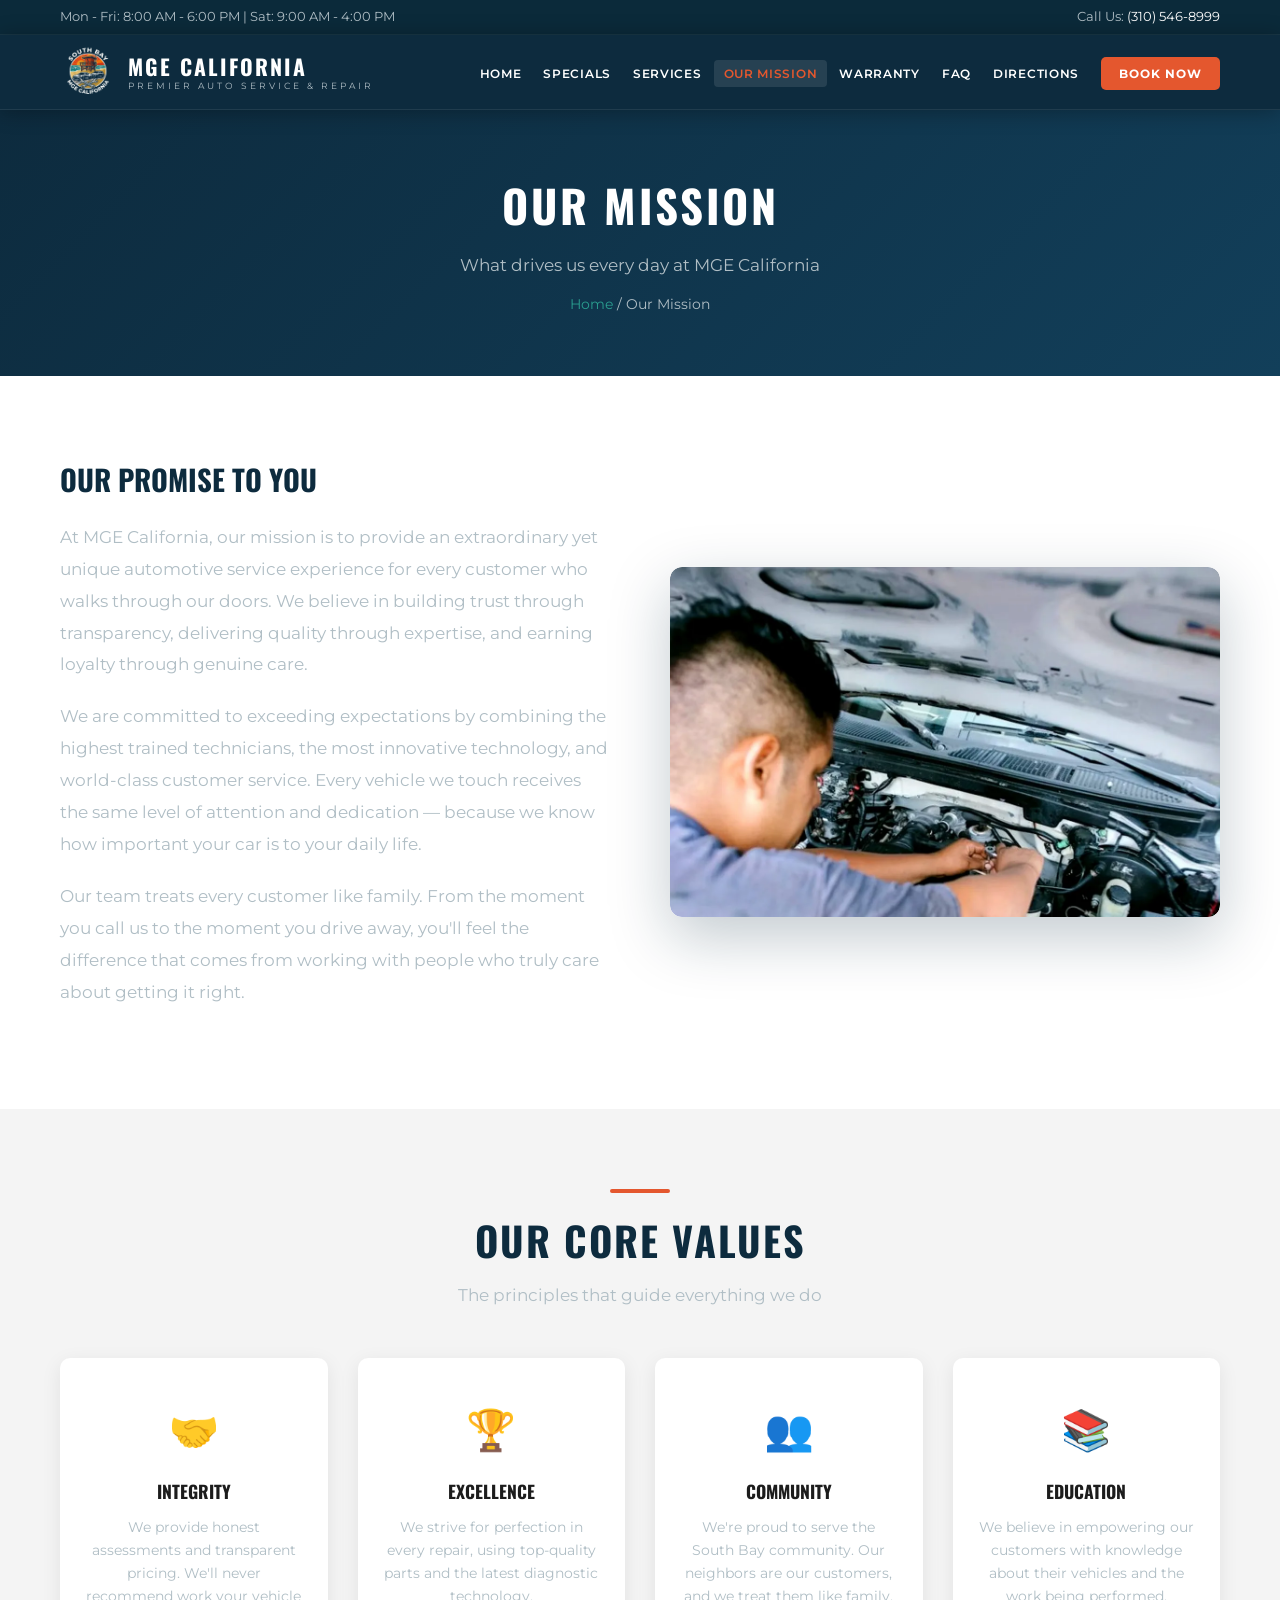
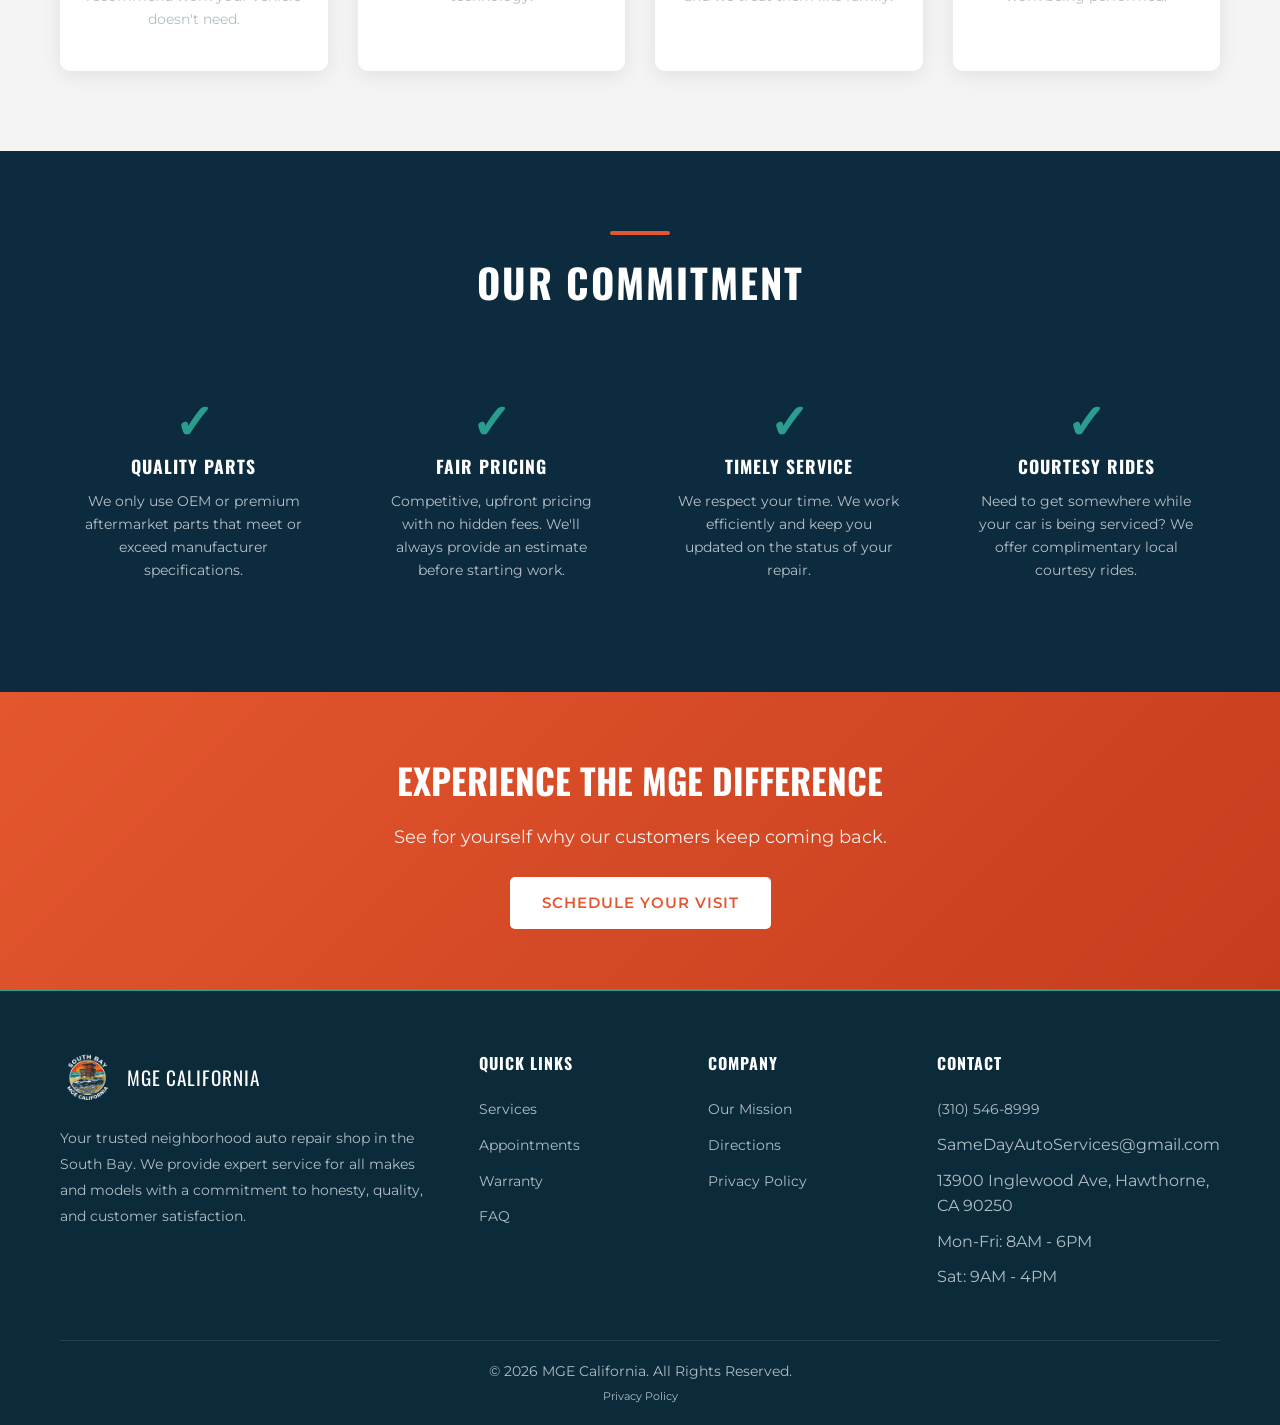
<file: mission.html>
<!DOCTYPE html>
<html lang="en">
<head>
  <meta charset="UTF-8">
  <meta name="viewport" content="width=device-width, initial-scale=1.0">
  <meta name="description" content="Discover the mission behind MGE California — honest, quality auto repair built on integrity and trust. Proudly serving South Bay drivers from Hawthorne, CA.">
  <title>Our Mission | MGE California - Honest Auto Repair in South Bay</title>
  <link rel="preconnect" href="https://fonts.googleapis.com">
  <link href="https://fonts.googleapis.com/css2?family=Montserrat:wght@400;500;600;700&family=Oswald:wght@400;500;600;700&display=swap" rel="stylesheet">
  <link rel="stylesheet" href="css/style.css">
  <link rel="icon" type="image/png" href="images/logo.png">
  <link rel="apple-touch-icon" href="images/logo.png">
  <meta property="og:type" content="website">
  <meta property="og:site_name" content="MGE California">
  <meta property="og:title" content="Our Mission | MGE California - Honest Auto Repair in South Bay">
  <meta property="og:description" content="Discover the mission behind MGE California — honest, quality auto repair built on integrity and trust. Proudly serving South Bay drivers from Hawthorne, CA.">
  <meta property="og:url" content="https://mgesouthbay.com/mission.html">
  <meta property="og:image" content="https://mgesouthbay.com/images/our_promise_photo.jpg">
  <meta property="og:image:width" content="1200">
  <meta property="og:image:height" content="630">
  <meta name="twitter:card" content="summary_large_image">
  <meta name="twitter:title" content="Our Mission | MGE California - Honest Auto Repair in South Bay">
  <meta name="twitter:description" content="Discover the mission behind MGE California — honest, quality auto repair built on integrity and trust. Proudly serving South Bay drivers from Hawthorne, CA.">
  <meta name="twitter:image" content="https://mgesouthbay.com/images/our_promise_photo.jpg">
  <script>
    window.va = window.va || function () { (window.vaq = window.vaq || []).push(arguments); };
  </script>
  <script defer src="https://cdn.vercel-insights.com/v1/script.js"></script>
  <script type="application/ld+json">
  {
    "@context": "https://schema.org",
    "@type": "AutoRepair",
    "name": "MGE California",
    "url": "https://mgesouthbay.com",
    "telephone": "+1-310-546-8999",
    "email": "SameDayAutoServices@gmail.com",
    "address": {
      "@type": "PostalAddress",
      "streetAddress": "13900 Inglewood Ave",
      "addressLocality": "Hawthorne",
      "addressRegion": "CA",
      "postalCode": "90250",
      "addressCountry": "US"
    },
    "openingHoursSpecification": [
      {
        "@type": "OpeningHoursSpecification",
        "dayOfWeek": ["Monday","Tuesday","Wednesday","Thursday","Friday"],
        "opens": "08:00",
        "closes": "18:00"
      },
      {
        "@type": "OpeningHoursSpecification",
        "dayOfWeek": "Saturday",
        "opens": "09:00",
        "closes": "16:00"
      }
    ]
  }
  </script>
  <!-- Google tag (gtag.js) -->
  <script async src="https://www.googletagmanager.com/gtag/js?id=AW-18032292795"></script>
  <script>
    window.dataLayer = window.dataLayer || [];
    function gtag(){dataLayer.push(arguments);}
    gtag('js', new Date());
    gtag('config', 'AW-18032292795');
  </script>
</head>
<body>

  <!-- Top Bar -->
  <div class="top-bar">
    <div class="container">
      <div class="hours">Mon - Fri: 8:00 AM - 6:00 PM | Sat: 9:00 AM - 4:00 PM</div>
      <div>Call Us: <a href="tel:+13105468999">(310) 546-8999</a> <a href="sms:+13105468999" class="sms-link">Text Us</a></div>
    </div>
  </div>

  <!-- Header -->
  <header>
    <div class="container">
      <a href="index.html" class="logo">
        <picture>
          <source srcset="images/logo.webp" type="image/webp">
          <img src="images/logo.png" alt="MGE California Logo" class="logo-img">
        </picture>
        <h1>MGE California<br><span>Premier Auto Service &amp; Repair</span></h1>
      </a>
      <nav id="nav">
        <button class="nav-close" id="navClose" aria-label="Close navigation menu" style="display:none">&times;</button>
        <ul>
          <li><a href="index.html">Home</a></li>
          <li><a href="specials.html">Specials</a></li>
          <li><a href="services.html">Services</a></li>
          <li><a href="mission.html" class="active">Our Mission</a></li>
          <li><a href="warranty.html">Warranty</a></li>
          <li><a href="faq.html">FAQ</a></li>
          <li><a href="directions.html">Directions</a></li>
          <li><a href="appointments.html" class="btn-appointment">Book Now</a></li>
        </ul>
      </nav>
      <div class="hamburger" id="hamburger" aria-label="Open navigation menu" role="button" tabindex="0">
        <span></span><span></span><span></span>
      </div>
    </div>
  </header>
  <div class="overlay" id="overlay"></div>

  <!-- Page Hero -->
  <section class="page-hero">
    <div class="container">
      <h2>Our Mission</h2>
      <p>What drives us every day at MGE California</p>
      <div class="breadcrumb"><a href="index.html">Home</a> / Our Mission</div>
    </div>
  </section>

  <!-- Mission Statement -->
  <section class="section">
    <div class="container">
      <div class="mission-content">
        <div class="mission-text">
          <h3>Our Promise to You</h3>
          <p>At MGE California, our mission is to provide an extraordinary yet unique automotive service experience for every customer who walks through our doors. We believe in building trust through transparency, delivering quality through expertise, and earning loyalty through genuine care.</p>
          <p>We are committed to exceeding expectations by combining the highest trained technicians, the most innovative technology, and world-class customer service. Every vehicle we touch receives the same level of attention and dedication — because we know how important your car is to your daily life.</p>
          <p>Our team treats every customer like family. From the moment you call us to the moment you drive away, you'll feel the difference that comes from working with people who truly care about getting it right.</p>
        </div>
        <div class="mission-visual">
          <picture>
            <source srcset="images/our_promise_photo.webp" type="image/webp">
            <img src="images/our_promise_photo.jpg" alt="MGE California technician working on a car engine">
          </picture>
        </div>
      </div>
    </div>
  </section>

  <!-- Values -->
  <section class="section section-light">
    <div class="container">
      <div class="section-title">
        <div class="underline"></div>
        <h2>Our Core Values</h2>
        <p>The principles that guide everything we do</p>
      </div>
      <div class="values-grid">
        <div class="value-card">
          <div class="icon">&#129309;</div>
          <h3>Integrity</h3>
          <p>We provide honest assessments and transparent pricing. We'll never recommend work your vehicle doesn't need.</p>
        </div>
        <div class="value-card">
          <div class="icon">&#127942;</div>
          <h3>Excellence</h3>
          <p>We strive for perfection in every repair, using top-quality parts and the latest diagnostic technology.</p>
        </div>
        <div class="value-card">
          <div class="icon">&#128101;</div>
          <h3>Community</h3>
          <p>We're proud to serve the South Bay community. Our neighbors are our customers, and we treat them like family.</p>
        </div>
        <div class="value-card">
          <div class="icon">&#128218;</div>
          <h3>Education</h3>
          <p>We believe in empowering our customers with knowledge about their vehicles and the work being performed.</p>
        </div>
      </div>
    </div>
  </section>

  <!-- Commitment -->
  <section class="section section-dark">
    <div class="container">
      <div class="section-title">
        <div class="underline"></div>
        <h2>Our Commitment</h2>
      </div>
      <div class="features-grid">
        <div class="feature-item">
          <div class="number">&#10003;</div>
          <h3>Quality Parts</h3>
          <p>We only use OEM or premium aftermarket parts that meet or exceed manufacturer specifications.</p>
        </div>
        <div class="feature-item">
          <div class="number">&#10003;</div>
          <h3>Fair Pricing</h3>
          <p>Competitive, upfront pricing with no hidden fees. We'll always provide an estimate before starting work.</p>
        </div>
        <div class="feature-item">
          <div class="number">&#10003;</div>
          <h3>Timely Service</h3>
          <p>We respect your time. We work efficiently and keep you updated on the status of your repair.</p>
        </div>
        <div class="feature-item">
          <div class="number">&#10003;</div>
          <h3>Courtesy Rides</h3>
          <p>Need to get somewhere while your car is being serviced? We offer complimentary local courtesy rides.</p>
        </div>
      </div>
    </div>
  </section>

  <!-- CTA -->
  <section class="cta-banner">
    <div class="container">
      <h2>Experience the MGE Difference</h2>
      <p>See for yourself why our customers keep coming back.</p>
      <a href="appointments.html" class="btn">Schedule Your Visit</a>
    </div>
  </section>

  <!-- Footer -->
  <footer>
    <div class="container">
      <div class="footer-grid">
        <div class="footer-col">
          <div class="footer-logo">
            <picture>
              <source srcset="images/logo.webp" type="image/webp">
              <img src="images/logo.png" alt="MGE California Logo">
            </picture>
            <span>MGE California</span>
          </div>
          <p>Your trusted neighborhood auto repair shop in the South Bay. We provide expert service for all makes and models with a commitment to honesty, quality, and customer satisfaction.</p>
        </div>
        <div class="footer-col">
          <h3>Quick Links</h3>
          <ul>
            <li><a href="services.html">Services</a></li>
              <li><a href="appointments.html">Appointments</a></li>
            <li><a href="warranty.html">Warranty</a></li>
            <li><a href="faq.html">FAQ</a></li>
          </ul>
        </div>
        <div class="footer-col">
          <h3>Company</h3>
          <ul>
            <li><a href="mission.html">Our Mission</a></li>
            <li><a href="directions.html">Directions</a></li>
            <li><a href="privacy.html">Privacy Policy</a></li>
          </ul>
        </div>
        <div class="footer-col">
          <h3>Contact</h3>
          <ul>
            <li><a href="tel:+13105468999" style="color: inherit;">(310) 546-8999</a> <a href="sms:+13105468999" class="sms-link" style="color: inherit;">Text Us</a></li>
            <li>SameDayAutoServices@gmail.com</li>
            <li>13900 Inglewood Ave, Hawthorne, CA 90250</li>
            <li>Mon-Fri: 8AM - 6PM</li>
            <li>Sat: 9AM - 4PM</li>
          </ul>
        </div>
      </div>
      <div class="footer-bottom">
        &copy; 2026 MGE California. All Rights Reserved.
        <p style="margin-top: 5px; font-size: 11px;"><a href="privacy.html" style="color: #B0BEC5; text-decoration: none;">Privacy Policy</a></p>
      </div>
    </div>
  </footer>

  <script src="js/main.js"></script>

  <a href="appointments.html" class="sticky-book-now" aria-label="Book an appointment">Book Now</a>
</body>
</html>
</file>
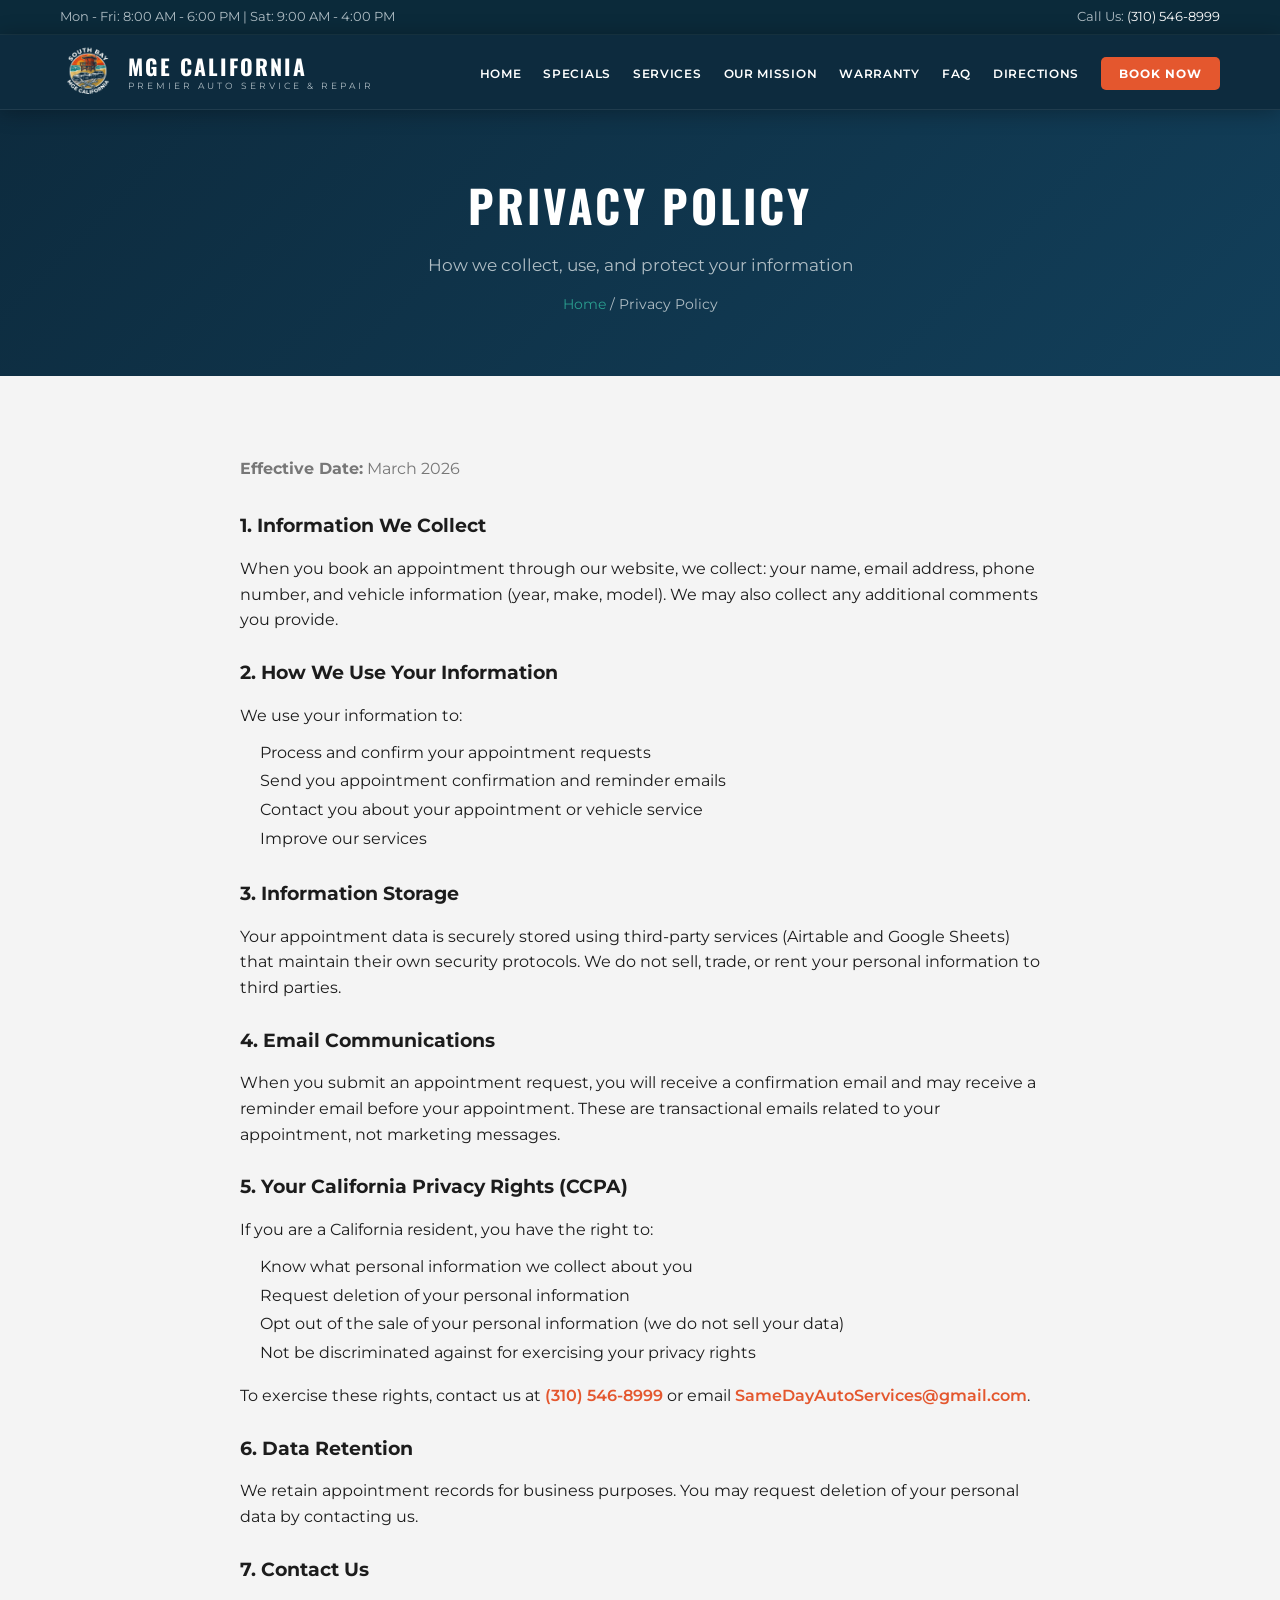
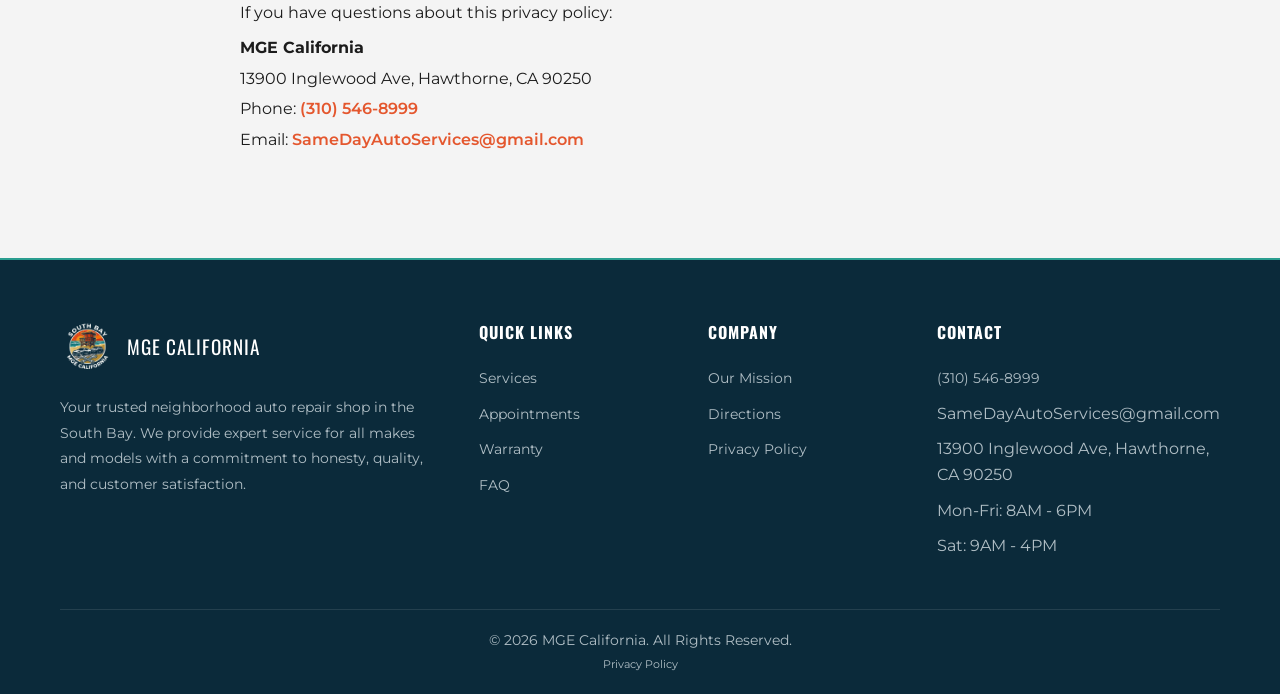
<file: privacy.html>
<!DOCTYPE html>
<html lang="en">
<head>
  <meta charset="UTF-8">
  <meta name="viewport" content="width=device-width, initial-scale=1.0">
  <meta name="description" content="Read the privacy policy for MGE California. Learn how we collect, use, and protect your personal information. CCPA compliant auto repair shop in Hawthorne.">
  <title>Privacy Policy | MGE California - Your Data Protection</title>
  <link rel="preconnect" href="https://fonts.googleapis.com">
  <link href="https://fonts.googleapis.com/css2?family=Montserrat:wght@400;500;600;700&family=Oswald:wght@400;500;600;700&display=swap" rel="stylesheet">
  <link rel="stylesheet" href="css/style.css">
  <link rel="icon" type="image/png" href="images/logo.png">
  <link rel="apple-touch-icon" href="images/logo.png">
  <meta property="og:type" content="website">
  <meta property="og:site_name" content="MGE California">
  <meta property="og:title" content="Privacy Policy | MGE California - Your Data Protection">
  <meta property="og:description" content="Read the privacy policy for MGE California. Learn how we collect, use, and protect your personal information. CCPA compliant auto repair shop in Hawthorne.">
  <meta property="og:url" content="https://mgesouthbay.com/privacy.html">
  <meta property="og:image" content="https://mgesouthbay.com/images/logo.png">
  <meta property="og:image:width" content="1200">
  <meta property="og:image:height" content="630">
  <meta name="twitter:card" content="summary_large_image">
  <meta name="twitter:title" content="Privacy Policy | MGE California - Your Data Protection">
  <meta name="twitter:description" content="Read the privacy policy for MGE California. Learn how we collect, use, and protect your personal information. CCPA compliant auto repair shop in Hawthorne.">
  <meta name="twitter:image" content="https://mgesouthbay.com/images/logo.png">
  <script>
    window.va = window.va || function () { (window.vaq = window.vaq || []).push(arguments); };
  </script>
  <script defer src="https://cdn.vercel-insights.com/v1/script.js"></script>
  <script type="application/ld+json">
  {
    "@context": "https://schema.org",
    "@type": "AutoRepair",
    "name": "MGE California",
    "url": "https://mgesouthbay.com",
    "telephone": "+1-310-546-8999",
    "email": "SameDayAutoServices@gmail.com",
    "address": {
      "@type": "PostalAddress",
      "streetAddress": "13900 Inglewood Ave",
      "addressLocality": "Hawthorne",
      "addressRegion": "CA",
      "postalCode": "90250",
      "addressCountry": "US"
    },
    "openingHoursSpecification": [
      {
        "@type": "OpeningHoursSpecification",
        "dayOfWeek": ["Monday","Tuesday","Wednesday","Thursday","Friday"],
        "opens": "08:00",
        "closes": "18:00"
      },
      {
        "@type": "OpeningHoursSpecification",
        "dayOfWeek": "Saturday",
        "opens": "09:00",
        "closes": "16:00"
      }
    ]
  }
  </script>
  <!-- Google tag (gtag.js) -->
  <script async src="https://www.googletagmanager.com/gtag/js?id=AW-18032292795"></script>
  <script>
    window.dataLayer = window.dataLayer || [];
    function gtag(){dataLayer.push(arguments);}
    gtag('js', new Date());
    gtag('config', 'AW-18032292795');
  </script>
</head>
<body>

  <!-- Top Bar -->
  <div class="top-bar">
    <div class="container">
      <div class="hours">Mon - Fri: 8:00 AM - 6:00 PM | Sat: 9:00 AM - 4:00 PM</div>
      <div>Call Us: <a href="tel:+13105468999">(310) 546-8999</a> <a href="sms:+13105468999" class="sms-link">Text Us</a></div>
    </div>
  </div>

  <!-- Header -->
  <header>
    <div class="container">
      <a href="index.html" class="logo">
        <picture>
          <source srcset="images/logo.webp" type="image/webp">
          <img src="images/logo.png" alt="MGE California Logo" class="logo-img">
        </picture>
        <h1>MGE California<br><span>Premier Auto Service &amp; Repair</span></h1>
      </a>
      <nav id="nav">
        <button class="nav-close" id="navClose" aria-label="Close navigation menu" style="display:none">&times;</button>
        <ul>
          <li><a href="index.html">Home</a></li>
          <li><a href="specials.html">Specials</a></li>
          <li><a href="services.html">Services</a></li>
          <li><a href="mission.html">Our Mission</a></li>
          <li><a href="warranty.html">Warranty</a></li>
          <li><a href="faq.html">FAQ</a></li>
          <li><a href="directions.html">Directions</a></li>
          <li><a href="appointments.html" class="btn-appointment">Book Now</a></li>
        </ul>
      </nav>
      <div class="hamburger" id="hamburger" aria-label="Open navigation menu" role="button" tabindex="0">
        <span></span><span></span><span></span>
      </div>
    </div>
  </header>
  <div class="overlay" id="overlay"></div>

  <!-- Page Hero -->
  <section class="page-hero">
    <div class="container">
      <h2>Privacy Policy</h2>
      <p>How we collect, use, and protect your information</p>
      <div class="breadcrumb"><a href="index.html">Home</a> / Privacy Policy</div>
    </div>
  </section>

  <!-- Privacy Policy Content -->
  <section class="section section-light">
    <div class="container">
      <div style="max-width: 800px; margin: 0 auto;">
        <p style="color: #777; margin-bottom: 30px;"><strong>Effective Date:</strong> March 2026</p>

        <h3 style="margin-bottom: 15px;">1. Information We Collect</h3>
        <p style="margin-bottom: 25px;">When you book an appointment through our website, we collect: your name, email address, phone number, and vehicle information (year, make, model). We may also collect any additional comments you provide.</p>

        <h3 style="margin-bottom: 15px;">2. How We Use Your Information</h3>
        <p style="margin-bottom: 10px;">We use your information to:</p>
        <ul style="margin-bottom: 25px; padding-left: 20px; line-height: 1.8;">
          <li>Process and confirm your appointment requests</li>
          <li>Send you appointment confirmation and reminder emails</li>
          <li>Contact you about your appointment or vehicle service</li>
          <li>Improve our services</li>
        </ul>

        <h3 style="margin-bottom: 15px;">3. Information Storage</h3>
        <p style="margin-bottom: 25px;">Your appointment data is securely stored using third-party services (Airtable and Google Sheets) that maintain their own security protocols. We do not sell, trade, or rent your personal information to third parties.</p>

        <h3 style="margin-bottom: 15px;">4. Email Communications</h3>
        <p style="margin-bottom: 25px;">When you submit an appointment request, you will receive a confirmation email and may receive a reminder email before your appointment. These are transactional emails related to your appointment, not marketing messages.</p>

        <h3 style="margin-bottom: 15px;">5. Your California Privacy Rights (CCPA)</h3>
        <p style="margin-bottom: 10px;">If you are a California resident, you have the right to:</p>
        <ul style="margin-bottom: 15px; padding-left: 20px; line-height: 1.8;">
          <li>Know what personal information we collect about you</li>
          <li>Request deletion of your personal information</li>
          <li>Opt out of the sale of your personal information (we do not sell your data)</li>
          <li>Not be discriminated against for exercising your privacy rights</li>
        </ul>
        <p style="margin-bottom: 25px;">To exercise these rights, contact us at <a href="tel:+13105468999" style="color: var(--secondary); font-weight: 600;">(310) 546-8999</a> or email <a href="mailto:SameDayAutoServices@gmail.com" style="color: var(--secondary); font-weight: 600;">SameDayAutoServices@gmail.com</a>.</p>

        <h3 style="margin-bottom: 15px;">6. Data Retention</h3>
        <p style="margin-bottom: 25px;">We retain appointment records for business purposes. You may request deletion of your personal data by contacting us.</p>

        <h3 style="margin-bottom: 15px;">7. Contact Us</h3>
        <p style="margin-bottom: 10px;">If you have questions about this privacy policy:</p>
        <p style="margin-bottom: 5px;"><strong>MGE California</strong></p>
        <p style="margin-bottom: 5px;">13900 Inglewood Ave, Hawthorne, CA 90250</p>
        <p style="margin-bottom: 5px;">Phone: <a href="tel:+13105468999" style="color: var(--secondary); font-weight: 600;">(310) 546-8999</a></p>
        <p style="margin-bottom: 25px;">Email: <a href="mailto:SameDayAutoServices@gmail.com" style="color: var(--secondary); font-weight: 600;">SameDayAutoServices@gmail.com</a></p>
      </div>
    </div>
  </section>

  <!-- Footer -->
  <footer>
    <div class="container">
      <div class="footer-grid">
        <div class="footer-col">
          <div class="footer-logo">
            <img src="images/logo.png" alt="MGE California">
            <span>MGE California</span>
          </div>
          <p>Your trusted neighborhood auto repair shop in the South Bay. We provide expert service for all makes and models with a commitment to honesty, quality, and customer satisfaction.</p>
        </div>
        <div class="footer-col">
          <h3>Quick Links</h3>
          <ul>
            <li><a href="services.html">Services</a></li>
              <li><a href="appointments.html">Appointments</a></li>
            <li><a href="warranty.html">Warranty</a></li>
            <li><a href="faq.html">FAQ</a></li>
          </ul>
        </div>
        <div class="footer-col">
          <h3>Company</h3>
          <ul>
            <li><a href="mission.html">Our Mission</a></li>
            <li><a href="directions.html">Directions</a></li>
            <li><a href="privacy.html">Privacy Policy</a></li>
          </ul>
        </div>
        <div class="footer-col">
          <h3>Contact</h3>
          <ul>
            <li><a href="tel:+13105468999" style="color: inherit;">(310) 546-8999</a></li>
            <li>SameDayAutoServices@gmail.com</li>
            <li>13900 Inglewood Ave, Hawthorne, CA 90250</li>
            <li>Mon-Fri: 8AM - 6PM</li>
            <li>Sat: 9AM - 4PM</li>
          </ul>
        </div>
      </div>
      <div class="footer-bottom">
        &copy; 2026 MGE California. All Rights Reserved.
        <p style="margin-top: 5px; font-size: 11px;"><a href="privacy.html" style="color: #B0BEC5; text-decoration: none;">Privacy Policy</a></p>
      </div>
    </div>
  </footer>

  <script src="js/main.js"></script>

  <a href="appointments.html" class="sticky-book-now">Book Now</a>
</body>
</html>
</file>
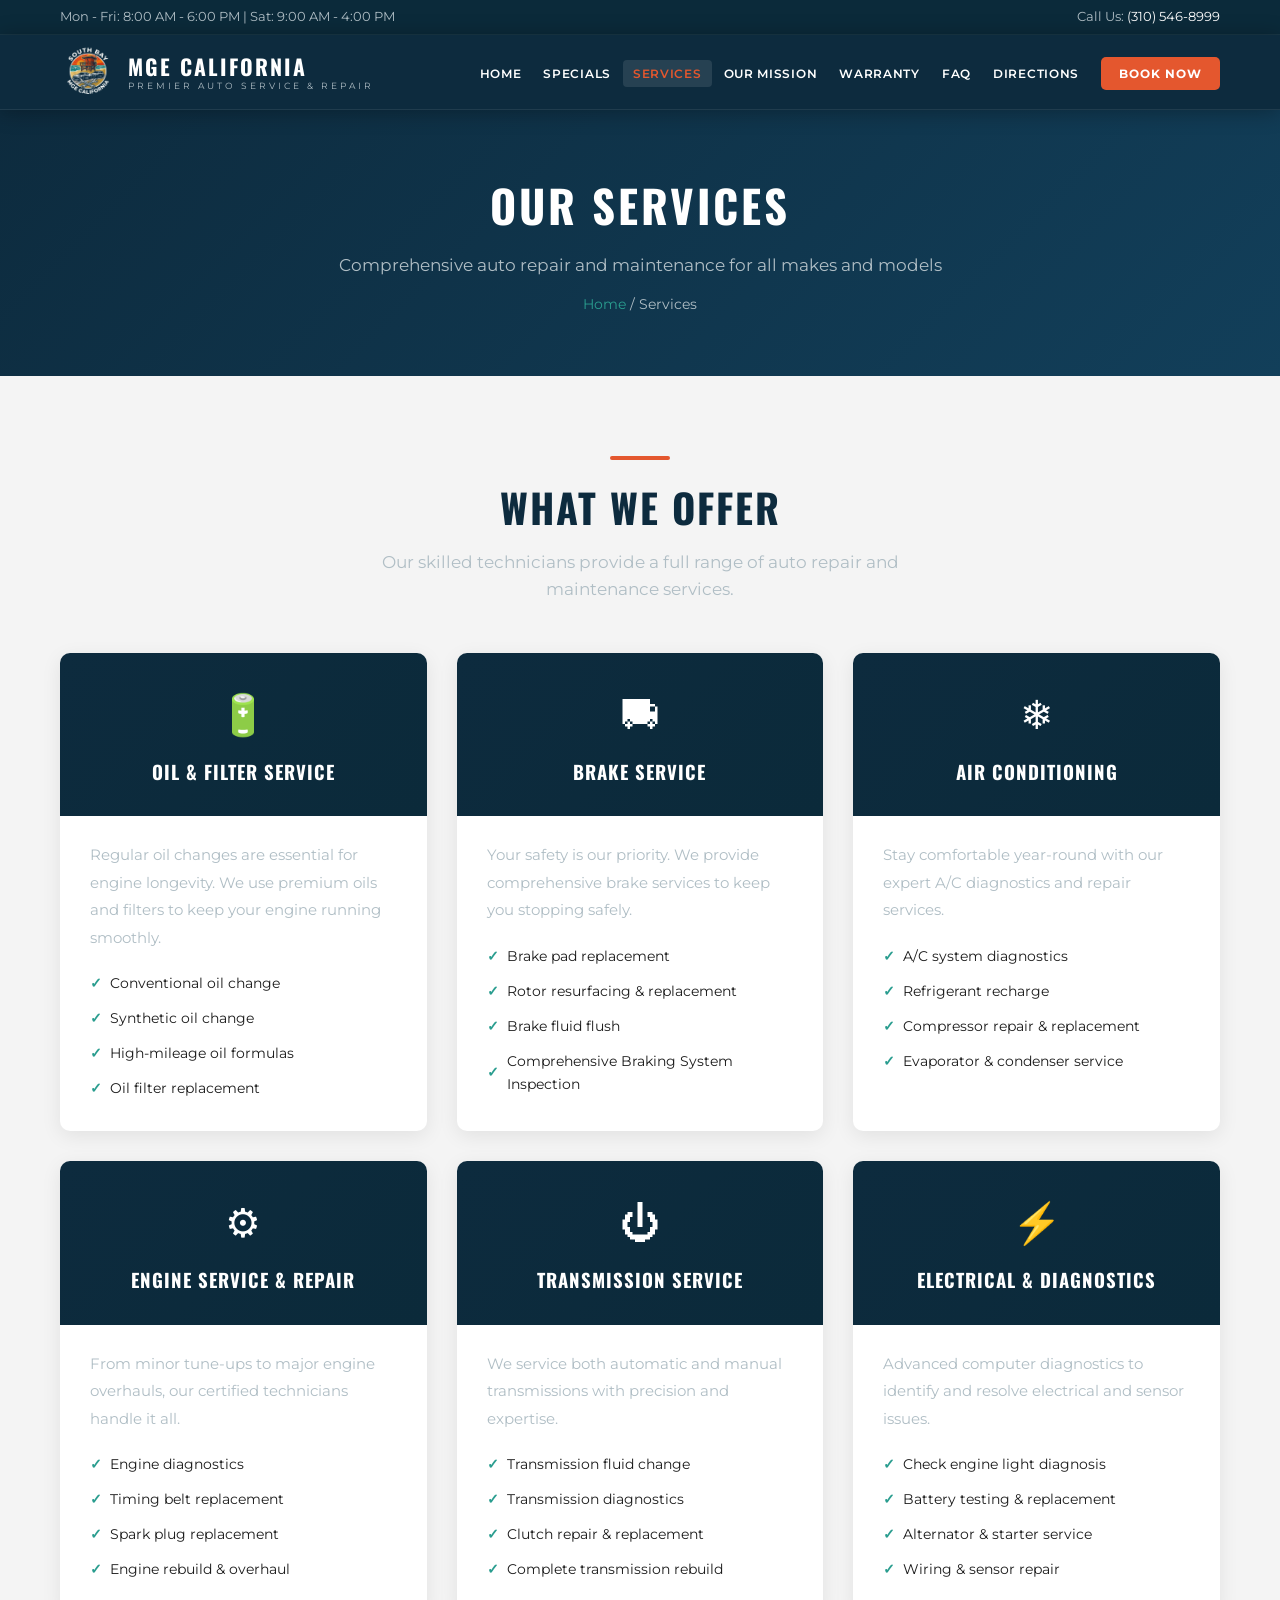
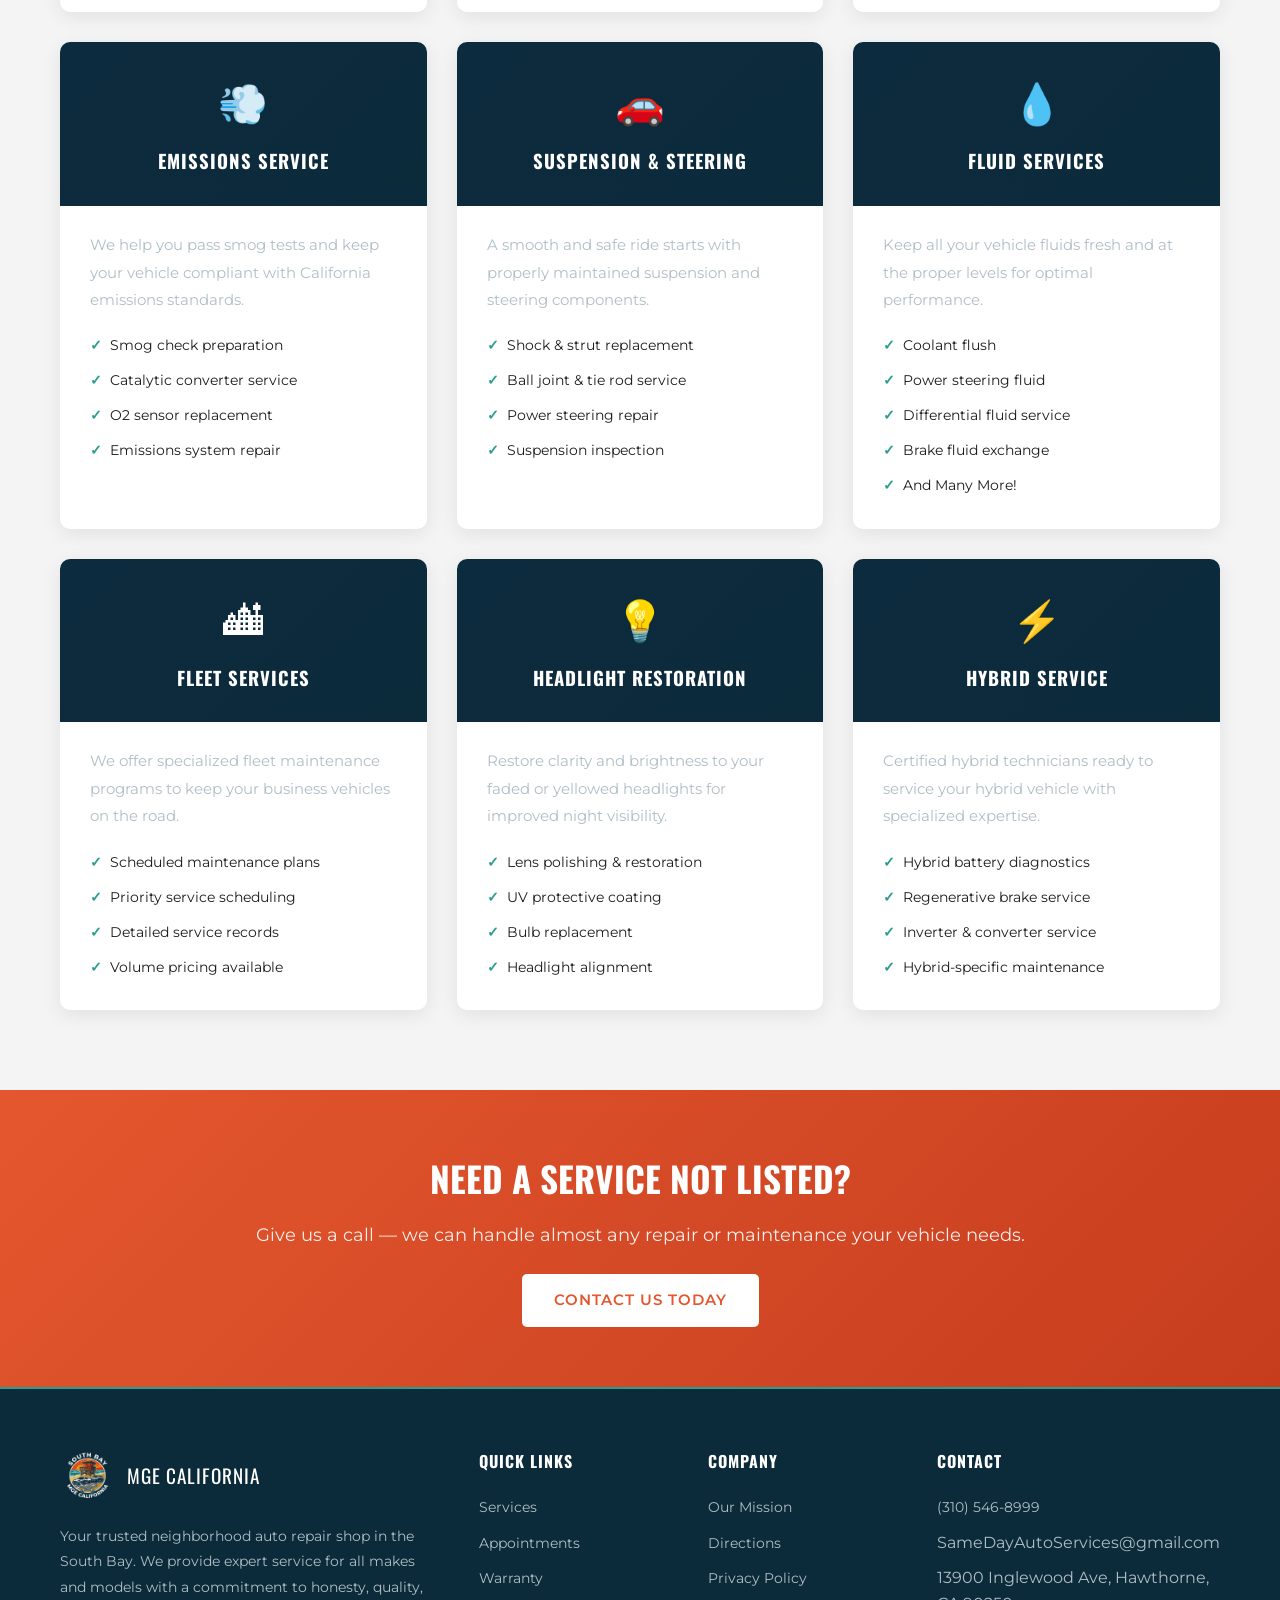
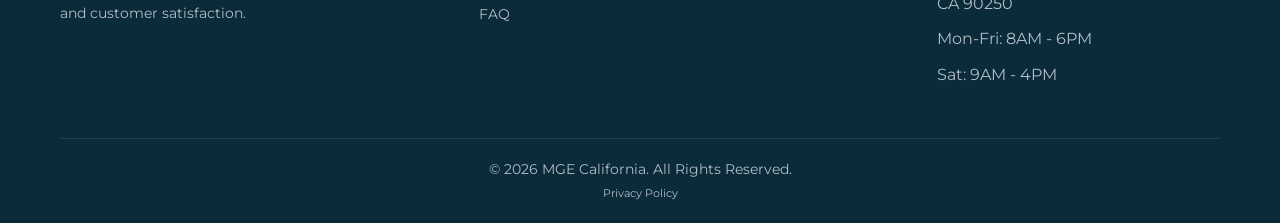
<file: services.html>
<!DOCTYPE html>
<html lang="en">
<head>
  <meta charset="UTF-8">
  <meta name="viewport" content="width=device-width, initial-scale=1.0">
  <meta name="description" content="Complete auto repair services at MGE California in Hawthorne, CA. Oil changes, brakes, A/C, engine, transmission, wheel alignment, diagnostics, and more.">
  <title>Auto Repair Services | MGE California - South Bay</title>
  <link rel="preconnect" href="https://fonts.googleapis.com">
  <link href="https://fonts.googleapis.com/css2?family=Montserrat:wght@400;500;600;700&family=Oswald:wght@400;500;600;700&display=swap" rel="stylesheet">
  <link rel="stylesheet" href="css/style.css">
  <link rel="icon" type="image/png" href="images/logo.png">
  <link rel="apple-touch-icon" href="images/logo.png">
  <meta property="og:type" content="website">
  <meta property="og:site_name" content="MGE California">
  <meta property="og:title" content="Auto Repair Services | MGE California - South Bay">
  <meta property="og:description" content="Complete auto repair services at MGE California in Hawthorne, CA. Oil changes, brakes, A/C, engine, transmission, wheel alignment, diagnostics, and more.">
  <meta property="og:url" content="https://mgesouthbay.com/services.html">
  <meta property="og:image" content="https://mgesouthbay.com/images/our_promise_photo.jpg">
  <meta property="og:image:width" content="1200">
  <meta property="og:image:height" content="630">
  <meta name="twitter:card" content="summary_large_image">
  <meta name="twitter:title" content="Auto Repair Services | MGE California - South Bay">
  <meta name="twitter:description" content="Complete auto repair services at MGE California in Hawthorne, CA. Oil changes, brakes, A/C, engine, transmission, wheel alignment, diagnostics, and more.">
  <meta name="twitter:image" content="https://mgesouthbay.com/images/our_promise_photo.jpg">
  <script>
    window.va = window.va || function () { (window.vaq = window.vaq || []).push(arguments); };
  </script>
  <script defer src="https://cdn.vercel-insights.com/v1/script.js"></script>
  <script type="application/ld+json">
  {
    "@context": "https://schema.org",
    "@type": "AutoRepair",
    "name": "MGE California",
    "url": "https://mgesouthbay.com",
    "telephone": "+1-310-546-8999",
    "email": "SameDayAutoServices@gmail.com",
    "address": {
      "@type": "PostalAddress",
      "streetAddress": "13900 Inglewood Ave",
      "addressLocality": "Hawthorne",
      "addressRegion": "CA",
      "postalCode": "90250",
      "addressCountry": "US"
    },
    "openingHoursSpecification": [
      {
        "@type": "OpeningHoursSpecification",
        "dayOfWeek": ["Monday","Tuesday","Wednesday","Thursday","Friday"],
        "opens": "08:00",
        "closes": "18:00"
      },
      {
        "@type": "OpeningHoursSpecification",
        "dayOfWeek": "Saturday",
        "opens": "09:00",
        "closes": "16:00"
      }
    ]
  }
  </script>
  <!-- Google tag (gtag.js) -->
  <script async src="https://www.googletagmanager.com/gtag/js?id=AW-18032292795"></script>
  <script>
    window.dataLayer = window.dataLayer || [];
    function gtag(){dataLayer.push(arguments);}
    gtag('js', new Date());
    gtag('config', 'AW-18032292795');
  </script>
</head>
<body>

  <!-- Top Bar -->
  <div class="top-bar">
    <div class="container">
      <div class="hours">Mon - Fri: 8:00 AM - 6:00 PM | Sat: 9:00 AM - 4:00 PM</div>
      <div>Call Us: <a href="tel:+13105468999">(310) 546-8999</a> <a href="sms:+13105468999" class="sms-link">Text Us</a></div>
    </div>
  </div>

  <!-- Header -->
  <header>
    <div class="container">
      <a href="index.html" class="logo">
        <picture>
          <source srcset="images/logo.webp" type="image/webp">
          <img src="images/logo.png" alt="MGE California Logo" class="logo-img">
        </picture>
        <h1>MGE California<br><span>Premier Auto Service &amp; Repair</span></h1>
      </a>
      <nav id="nav">
        <button class="nav-close" id="navClose" aria-label="Close navigation menu" style="display:none">&times;</button>
        <ul>
          <li><a href="index.html">Home</a></li>
          <li><a href="specials.html">Specials</a></li>
          <li><a href="services.html" class="active">Services</a></li>
          <li><a href="mission.html">Our Mission</a></li>
          <li><a href="warranty.html">Warranty</a></li>
          <li><a href="faq.html">FAQ</a></li>
          <li><a href="directions.html">Directions</a></li>
          <li><a href="appointments.html" class="btn-appointment">Book Now</a></li>
        </ul>
      </nav>
      <div class="hamburger" id="hamburger" aria-label="Open navigation menu" role="button" tabindex="0">
        <span></span><span></span><span></span>
      </div>
    </div>
  </header>
  <div class="overlay" id="overlay"></div>

  <!-- Page Hero -->
  <section class="page-hero">
    <div class="container">
      <h2>Our Services</h2>
      <p>Comprehensive auto repair and maintenance for all makes and models</p>
      <div class="breadcrumb"><a href="index.html">Home</a> / Services</div>
    </div>
  </section>

  <!-- Services -->
  <section class="section section-light">
    <div class="container">
      <div class="section-title">
        <div class="underline"></div>
        <h2>What We Offer</h2>
        <p>Our skilled technicians provide a full range of auto repair and maintenance services.</p>
      </div>
      <div class="services-grid">

        <div class="service-detail-card">
          <div class="card-header">
            <div class="icon">&#128267;</div>
            <h3>Oil &amp; Filter Service</h3>
          </div>
          <div class="card-body">
            <p>Regular oil changes are essential for engine longevity. We use premium oils and filters to keep your engine running smoothly.</p>
            <ul>
              <li>Conventional oil change</li>
              <li>Synthetic oil change</li>
              <li>High-mileage oil formulas</li>
              <li>Oil filter replacement</li>
            </ul>
          </div>
        </div>

        <div class="service-detail-card">
          <div class="card-header">
            <div class="icon">&#9951;</div>
            <h3>Brake Service</h3>
          </div>
          <div class="card-body">
            <p>Your safety is our priority. We provide comprehensive brake services to keep you stopping safely.</p>
            <ul>
              <li>Brake pad replacement</li>
              <li>Rotor resurfacing &amp; replacement</li>
              <li>Brake fluid flush</li>
              <li>Comprehensive Braking System Inspection</li>
            </ul>
          </div>
        </div>

        <div class="service-detail-card">
          <div class="card-header">
            <div class="icon">&#10052;</div>
            <h3>Air Conditioning</h3>
          </div>
          <div class="card-body">
            <p>Stay comfortable year-round with our expert A/C diagnostics and repair services.</p>
            <ul>
              <li>A/C system diagnostics</li>
              <li>Refrigerant recharge</li>
              <li>Compressor repair &amp; replacement</li>
              <li>Evaporator &amp; condenser service</li>
            </ul>
          </div>
        </div>

        <div class="service-detail-card">
          <div class="card-header">
            <div class="icon">&#9881;</div>
            <h3>Engine Service &amp; Repair</h3>
          </div>
          <div class="card-body">
            <p>From minor tune-ups to major engine overhauls, our certified technicians handle it all.</p>
            <ul>
              <li>Engine diagnostics</li>
              <li>Timing belt replacement</li>
              <li>Spark plug replacement</li>
              <li>Engine rebuild &amp; overhaul</li>
            </ul>
          </div>
        </div>

        <div class="service-detail-card">
          <div class="card-header">
            <div class="icon">&#9211;</div>
            <h3>Transmission Service</h3>
          </div>
          <div class="card-body">
            <p>We service both automatic and manual transmissions with precision and expertise.</p>
            <ul>
              <li>Transmission fluid change</li>
              <li>Transmission diagnostics</li>
              <li>Clutch repair &amp; replacement</li>
              <li>Complete transmission rebuild</li>
            </ul>
          </div>
        </div>

        <div class="service-detail-card">
          <div class="card-header">
            <div class="icon">&#9889;</div>
            <h3>Electrical &amp; Diagnostics</h3>
          </div>
          <div class="card-body">
            <p>Advanced computer diagnostics to identify and resolve electrical and sensor issues.</p>
            <ul>
              <li>Check engine light diagnosis</li>
              <li>Battery testing &amp; replacement</li>
              <li>Alternator &amp; starter service</li>
              <li>Wiring &amp; sensor repair</li>
            </ul>
          </div>
        </div>

        <div class="service-detail-card">
          <div class="card-header">
            <div class="icon">&#128168;</div>
            <h3>Emissions Service</h3>
          </div>
          <div class="card-body">
            <p>We help you pass smog tests and keep your vehicle compliant with California emissions standards.</p>
            <ul>
              <li>Smog check preparation</li>
              <li>Catalytic converter service</li>
              <li>O2 sensor replacement</li>
              <li>Emissions system repair</li>
            </ul>
          </div>
        </div>

        <div class="service-detail-card">
          <div class="card-header">
            <div class="icon">&#128663;</div>
            <h3>Suspension &amp; Steering</h3>
          </div>
          <div class="card-body">
            <p>A smooth and safe ride starts with properly maintained suspension and steering components.</p>
            <ul>
              <li>Shock &amp; strut replacement</li>
              <li>Ball joint &amp; tie rod service</li>
              <li>Power steering repair</li>
              <li>Suspension inspection</li>
            </ul>
          </div>
        </div>

        <div class="service-detail-card">
          <div class="card-header">
            <div class="icon">&#128167;</div>
            <h3>Fluid Services</h3>
          </div>
          <div class="card-body">
            <p>Keep all your vehicle fluids fresh and at the proper levels for optimal performance.</p>
            <ul>
              <li>Coolant flush</li>
              <li>Power steering fluid</li>
              <li>Differential fluid service</li>
              <li>Brake fluid exchange</li>
              <li>And Many More!</li>
            </ul>
          </div>
        </div>

        <div class="service-detail-card">
          <div class="card-header">
            <div class="icon">&#127961;</div>
            <h3>Fleet Services</h3>
          </div>
          <div class="card-body">
            <p>We offer specialized fleet maintenance programs to keep your business vehicles on the road.</p>
            <ul>
              <li>Scheduled maintenance plans</li>
              <li>Priority service scheduling</li>
              <li>Detailed service records</li>
              <li>Volume pricing available</li>
            </ul>
          </div>
        </div>

        <div class="service-detail-card">
          <div class="card-header">
            <div class="icon">&#128161;</div>
            <h3>Headlight Restoration</h3>
          </div>
          <div class="card-body">
            <p>Restore clarity and brightness to your faded or yellowed headlights for improved night visibility.</p>
            <ul>
              <li>Lens polishing &amp; restoration</li>
              <li>UV protective coating</li>
              <li>Bulb replacement</li>
              <li>Headlight alignment</li>
            </ul>
          </div>
        </div>

        <div class="service-detail-card">
          <div class="card-header">
            <div class="icon">&#9889;</div>
            <h3>Hybrid Service</h3>
          </div>
          <div class="card-body">
            <p>Certified hybrid technicians ready to service your hybrid vehicle with specialized expertise.</p>
            <ul>
              <li>Hybrid battery diagnostics</li>
              <li>Regenerative brake service</li>
              <li>Inverter &amp; converter service</li>
              <li>Hybrid-specific maintenance</li>
            </ul>
          </div>
        </div>

      </div>
    </div>
  </section>

  <!-- CTA -->
  <section class="cta-banner">
    <div class="container">
      <h2>Need a Service Not Listed?</h2>
      <p>Give us a call — we can handle almost any repair or maintenance your vehicle needs.</p>
      <a href="appointments.html" class="btn">Contact Us Today</a>
    </div>
  </section>

  <!-- Footer -->
  <footer>
    <div class="container">
      <div class="footer-grid">
        <div class="footer-col">
          <div class="footer-logo">
            <picture>
              <source srcset="images/logo.webp" type="image/webp">
              <img src="images/logo.png" alt="MGE California Logo">
            </picture>
            <span>MGE California</span>
          </div>
          <p>Your trusted neighborhood auto repair shop in the South Bay. We provide expert service for all makes and models with a commitment to honesty, quality, and customer satisfaction.</p>
        </div>
        <div class="footer-col">
          <h3>Quick Links</h3>
          <ul>
            <li><a href="services.html">Services</a></li>
              <li><a href="appointments.html">Appointments</a></li>
            <li><a href="warranty.html">Warranty</a></li>
            <li><a href="faq.html">FAQ</a></li>
          </ul>
        </div>
        <div class="footer-col">
          <h3>Company</h3>
          <ul>
            <li><a href="mission.html">Our Mission</a></li>
            <li><a href="directions.html">Directions</a></li>
            <li><a href="privacy.html">Privacy Policy</a></li>
          </ul>
        </div>
        <div class="footer-col">
          <h3>Contact</h3>
          <ul>
            <li><a href="tel:+13105468999" style="color: inherit;">(310) 546-8999</a> <a href="sms:+13105468999" class="sms-link" style="color: inherit;">Text Us</a></li>
            <li>SameDayAutoServices@gmail.com</li>
            <li>13900 Inglewood Ave, Hawthorne, CA 90250</li>
            <li>Mon-Fri: 8AM - 6PM</li>
            <li>Sat: 9AM - 4PM</li>
          </ul>
        </div>
      </div>
      <div class="footer-bottom">
        &copy; 2026 MGE California. All Rights Reserved.
        <p style="margin-top: 5px; font-size: 11px;"><a href="privacy.html" style="color: #B0BEC5; text-decoration: none;">Privacy Policy</a></p>
      </div>
    </div>
  </footer>

  <script src="js/main.js"></script>

  <a href="appointments.html" class="sticky-book-now">Book Now</a>
</body>
</html>
</file>
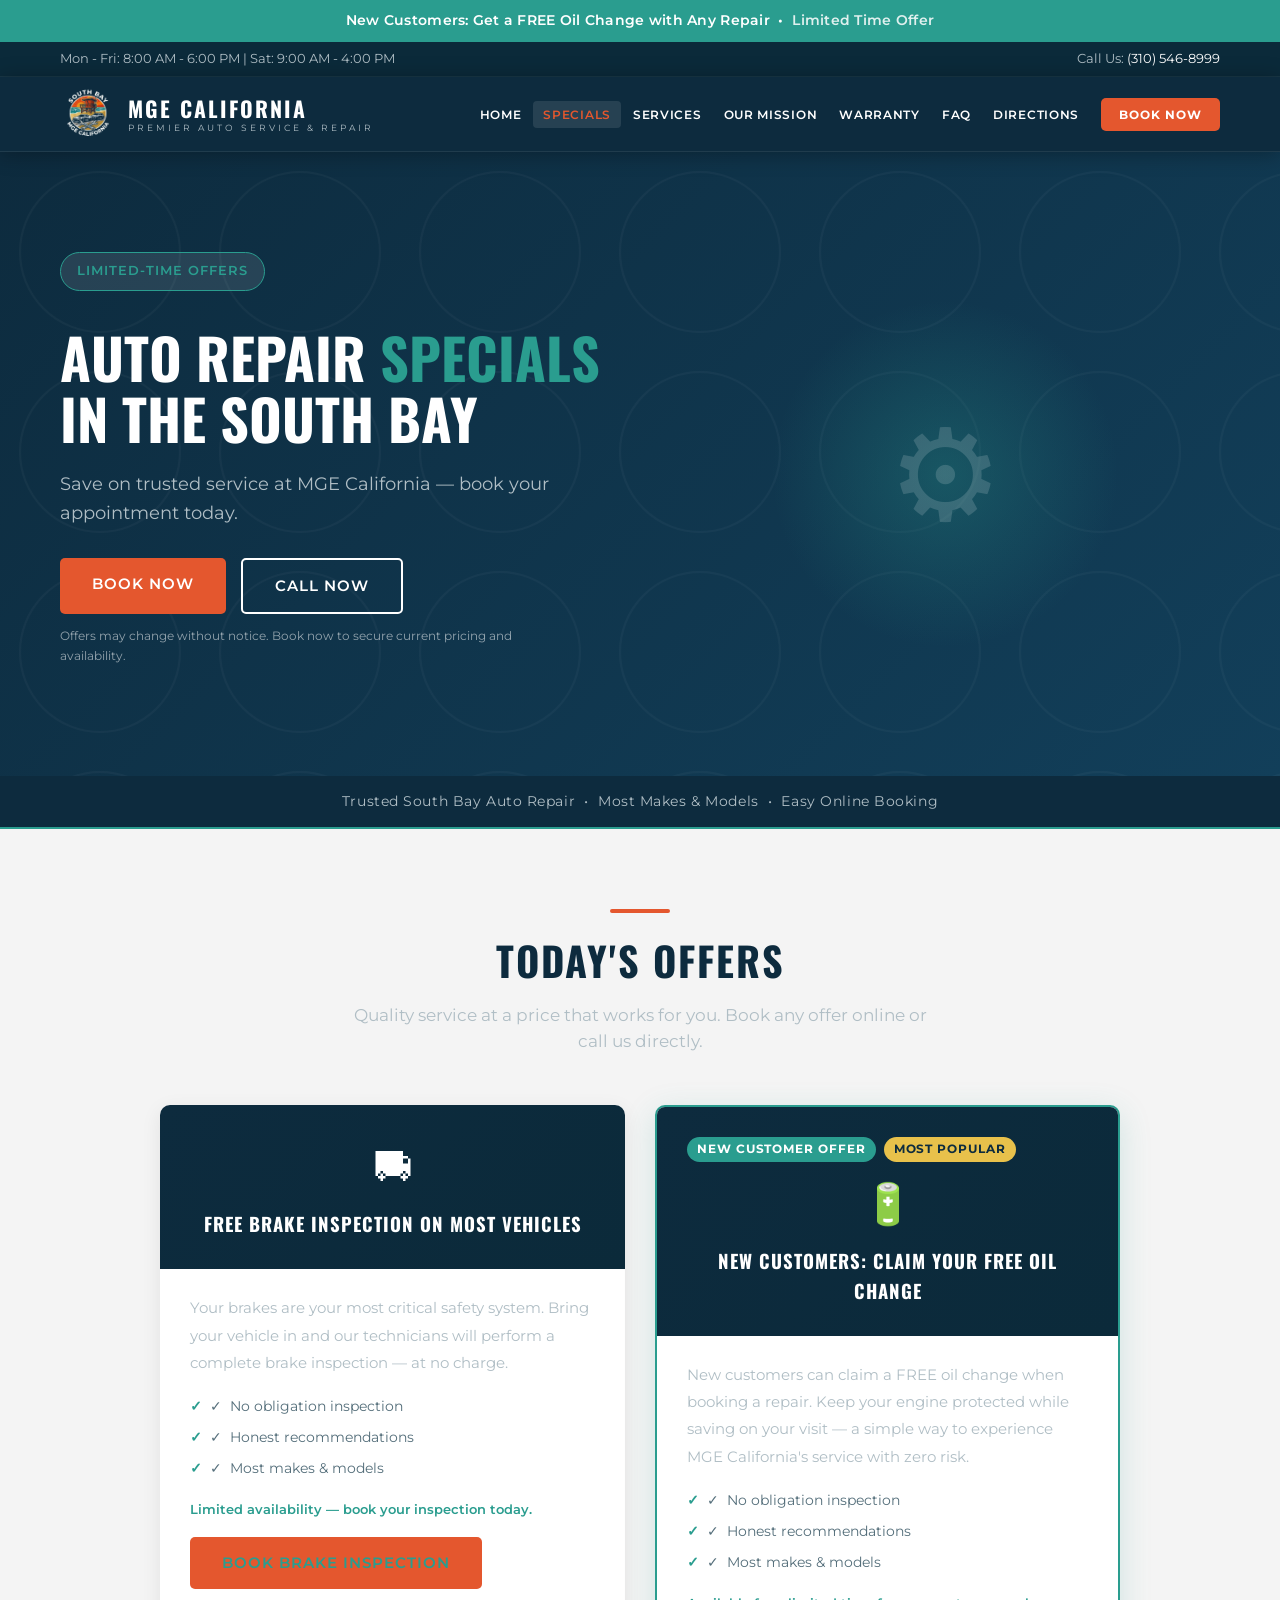
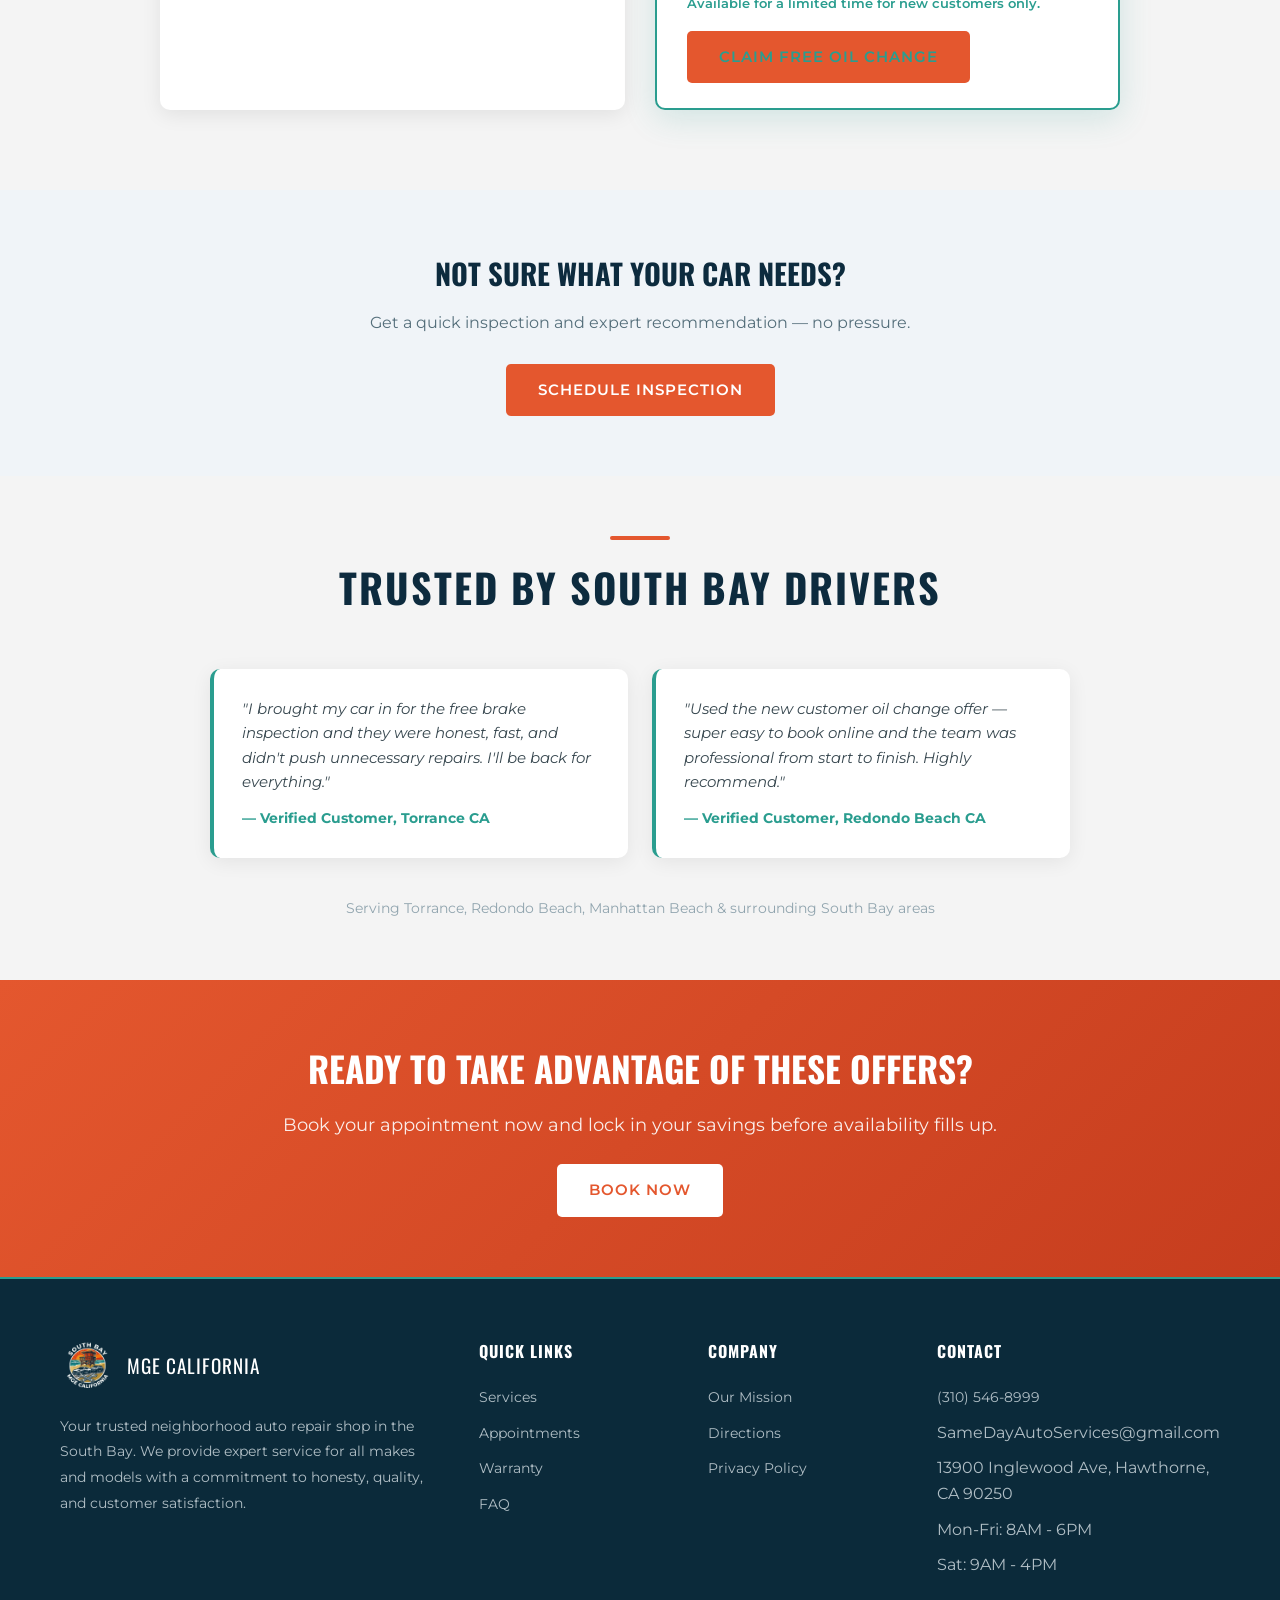
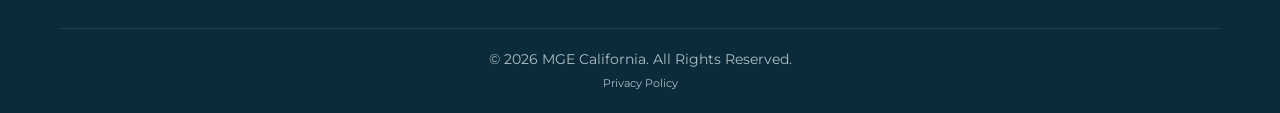
<file: specials.html>
<!DOCTYPE html>
<html lang="en">
<head>
  <meta charset="UTF-8">
  <meta name="viewport" content="width=device-width, initial-scale=1.0">
  <meta name="description" content="Current specials and promotions at MGE California in Hawthorne, CA. Free brake inspection on most vehicles and a free oil change for new customers.">
  <title>Specials &amp; Promotions | MGE California - South Bay</title>
  <link rel="preconnect" href="https://fonts.googleapis.com">
  <link href="https://fonts.googleapis.com/css2?family=Montserrat:wght@400;500;600;700&family=Oswald:wght@400;500;600;700&display=swap" rel="stylesheet">
  <link rel="stylesheet" href="css/style.css">
  <link rel="icon" type="image/png" href="images/logo.png">
  <link rel="apple-touch-icon" href="images/logo.png">
  <meta property="og:type" content="website">
  <meta property="og:site_name" content="MGE California">
  <meta property="og:title" content="Specials &amp; Promotions | MGE California - South Bay">
  <meta property="og:description" content="Current specials and promotions at MGE California in Hawthorne, CA. Free brake inspection on most vehicles and a free oil change for new customers.">
  <meta property="og:url" content="https://mgesouthbay.com/specials.html">
  <meta property="og:image" content="https://mgesouthbay.com/images/our_promise_photo.jpg">
  <meta property="og:image:width" content="1200">
  <meta property="og:image:height" content="630">
  <meta name="twitter:card" content="summary_large_image">
  <meta name="twitter:title" content="Specials &amp; Promotions | MGE California - South Bay">
  <meta name="twitter:description" content="Current specials and promotions at MGE California in Hawthorne, CA. Free brake inspection on most vehicles and a free oil change for new customers.">
  <meta name="twitter:image" content="https://mgesouthbay.com/images/our_promise_photo.jpg">
  <script>
    window.va = window.va || function () { (window.vaq = window.vaq || []).push(arguments); };
  </script>
  <script defer src="https://cdn.vercel-insights.com/v1/script.js"></script>
  <script type="application/ld+json">
  {
    "@context": "https://schema.org",
    "@type": "AutoRepair",
    "name": "MGE California",
    "url": "https://mgesouthbay.com",
    "telephone": "+1-310-546-8999",
    "email": "SameDayAutoServices@gmail.com",
    "address": {
      "@type": "PostalAddress",
      "streetAddress": "13900 Inglewood Ave",
      "addressLocality": "Hawthorne",
      "addressRegion": "CA",
      "postalCode": "90250",
      "addressCountry": "US"
    },
    "openingHoursSpecification": [
      {
        "@type": "OpeningHoursSpecification",
        "dayOfWeek": ["Monday","Tuesday","Wednesday","Thursday","Friday"],
        "opens": "08:00",
        "closes": "18:00"
      },
      {
        "@type": "OpeningHoursSpecification",
        "dayOfWeek": "Saturday",
        "opens": "09:00",
        "closes": "16:00"
      }
    ]
  }
  </script>
  <!-- Google tag (gtag.js) -->
  <script async src="https://www.googletagmanager.com/gtag/js?id=AW-18032292795"></script>
  <script>
    window.dataLayer = window.dataLayer || [];
    function gtag(){dataLayer.push(arguments);}
    gtag('js', new Date());
    gtag('config', 'AW-18032292795');
  </script>
</head>
<body>

  <!-- Announcement Bar -->
  <div style="background: #2A9D8F; padding: 10px 0; text-align: center;">
    <div class="container">
      <p style="color: #fff; font-size: 0.85rem; font-weight: 600; margin: 0; letter-spacing: 0.02em;">
        New Customers: Get a FREE Oil Change with Any Repair &nbsp;•&nbsp; <span style="opacity: 0.85;">Limited Time Offer</span>
      </p>
    </div>
  </div>

  <!-- Top Bar -->
  <div class="top-bar">
    <div class="container">
      <div class="hours">Mon - Fri: 8:00 AM - 6:00 PM | Sat: 9:00 AM - 4:00 PM</div>
      <div>Call Us: <a href="tel:+13105468999">(310) 546-8999</a> <a href="sms:+13105468999" class="sms-link">Text Us</a></div>
    </div>
  </div>

  <!-- Header -->
  <header>
    <div class="container">
      <a href="index.html" class="logo">
        <picture>
          <source srcset="images/logo.webp" type="image/webp">
          <img src="images/logo.png" alt="MGE California Logo" class="logo-img">
        </picture>
        <h1>MGE California<br><span>Premier Auto Service &amp; Repair</span></h1>
      </a>
      <nav id="nav">
        <button class="nav-close" id="navClose" aria-label="Close navigation menu" style="display:none">&times;</button>
        <ul>
          <li><a href="index.html">Home</a></li>
          <li><a href="specials.html" class="active">Specials</a></li>
          <li><a href="services.html">Services</a></li>
          <li><a href="mission.html">Our Mission</a></li>
          <li><a href="warranty.html">Warranty</a></li>
          <li><a href="faq.html">FAQ</a></li>
          <li><a href="directions.html">Directions</a></li>
          <li><a href="appointments.html" class="btn-appointment">Book Now</a></li>
        </ul>
      </nav>
      <div class="hamburger" id="hamburger" aria-label="Open navigation menu" role="button" tabindex="0">
        <span></span><span></span><span></span>
      </div>
    </div>
  </header>
  <div class="overlay" id="overlay"></div>

  <!-- Hero -->
  <section class="hero">
    <div class="container">
      <div class="hero-content">
        <div class="hero-badges">
          <span class="badge gold">Limited-Time Offers</span>
        </div>
        <h2>Auto Repair <span>Specials</span> in the South Bay</h2>
        <p>Save on trusted service at MGE California — book your appointment today.</p>
        <div class="hero-buttons">
          <a href="appointments.html" class="btn btn-primary">Book Now</a>
          <a href="tel:+13105468999" class="btn btn-outline">Call Now</a>
        </div>
        <p style="font-size: 0.78rem; color: rgba(255,255,255,0.55); margin-top: 12px;">Offers may change without notice. Book now to secure current pricing and availability.</p>
      </div>
      <div class="hero-visual">
        <div class="hero-graphic">
          <div class="icon-gear">&#9881;</div>
        </div>
      </div>
    </div>
  </section>

  <!-- Trust Bar -->
  <div style="background: #0D2B3E; border-bottom: 2px solid #2A9D8F; padding: 14px 0; text-align: center;">
    <div class="container">
      <p style="color: #B0BEC5; font-size: 0.88rem; letter-spacing: 0.04em; margin: 0;">
        Trusted South Bay Auto Repair &nbsp;•&nbsp; Most Makes &amp; Models &nbsp;•&nbsp; Easy Online Booking
      </p>
    </div>
  </div>

  <!-- Offers -->
  <section class="section section-light">
    <div class="container">
      <div class="section-title">
        <div class="underline"></div>
        <h2>Today's Offers</h2>
        <p>Quality service at a price that works for you. Book any offer online or call us directly.</p>
      </div>
      <div class="services-grid" style="grid-template-columns: repeat(auto-fit, minmax(300px, 1fr)); max-width: 960px; margin: 0 auto;">

        <div class="service-detail-card">
          <div class="card-header">
            <div class="icon">&#9951;</div>
            <h3>Free Brake Inspection on Most Vehicles</h3>
          </div>
          <div class="card-body">
            <p>Your brakes are your most critical safety system. Bring your vehicle in and our technicians will perform a complete brake inspection — at no charge.</p>
            <ul style="list-style: none; padding: 0; margin: 0 0 14px;">
              <li style="padding: 4px 0; color: #546E7A; font-size: 0.9rem;">&#10003;&nbsp; No obligation inspection</li>
              <li style="padding: 4px 0; color: #546E7A; font-size: 0.9rem;">&#10003;&nbsp; Honest recommendations</li>
              <li style="padding: 4px 0; color: #546E7A; font-size: 0.9rem;">&#10003;&nbsp; Most makes &amp; models</li>
            </ul>
            <p style="font-size: 0.82rem; color: #2A9D8F; font-weight: 600; margin-top: 0;">Limited availability — book your inspection today.</p>
            <a href="free-brake-inspection.html" class="btn btn-primary">Book Brake Inspection</a>
          </div>
        </div>

        <div class="service-detail-card" style="border: 2px solid #2A9D8F; box-shadow: 0 8px 32px rgba(42,157,143,0.18);">
          <div class="card-header" style="position: relative;">
            <div style="display: flex; gap: 8px; flex-wrap: wrap; margin-bottom: 10px;">
              <span style="background: #2A9D8F; color: #fff; font-size: 0.72rem; font-weight: 700; letter-spacing: 0.08em; text-transform: uppercase; padding: 3px 10px; border-radius: 20px;">New Customer Offer</span>
              <span style="background: #E8C14B; color: #0D2B3E; font-size: 0.72rem; font-weight: 700; letter-spacing: 0.08em; text-transform: uppercase; padding: 3px 10px; border-radius: 20px;">Most Popular</span>
            </div>
            <div class="icon">&#128267;</div>
            <h3>New Customers: Claim Your Free Oil Change</h3>
          </div>
          <div class="card-body">
            <p>New customers can claim a FREE oil change when booking a repair. Keep your engine protected while saving on your visit — a simple way to experience MGE California's service with zero risk.</p>
            <ul style="list-style: none; padding: 0; margin: 0 0 14px;">
              <li style="padding: 4px 0; color: #546E7A; font-size: 0.9rem;">&#10003;&nbsp; No obligation inspection</li>
              <li style="padding: 4px 0; color: #546E7A; font-size: 0.9rem;">&#10003;&nbsp; Honest recommendations</li>
              <li style="padding: 4px 0; color: #546E7A; font-size: 0.9rem;">&#10003;&nbsp; Most makes &amp; models</li>
            </ul>
            <p style="font-size: 0.82rem; color: #2A9D8F; font-weight: 600; margin-top: 0;">Available for a limited time for new customers only.</p>
            <a href="appointments.html" class="btn btn-primary">Claim Free Oil Change</a>
          </div>
        </div>

      </div>
    </div>
  </section>

  <!-- Not Sure Section -->
  <section class="section" style="background: #f0f4f8; padding: 60px 0;">
    <div class="container" style="text-align: center; max-width: 640px;">
      <h2 style="font-family: 'Oswald', sans-serif; font-size: 1.8rem; color: #0D2B3E; text-transform: uppercase; margin-bottom: 14px;">Not Sure What Your Car Needs?</h2>
      <p style="color: #546E7A; font-size: 1rem; margin-bottom: 28px;">Get a quick inspection and expert recommendation — no pressure.</p>
      <a href="appointments.html" class="btn btn-primary">Schedule Inspection</a>
    </div>
  </section>

  <!-- Trust / Testimonials -->
  <section class="section section-light" style="padding: 60px 0;">
    <div class="container">
      <div class="section-title">
        <div class="underline"></div>
        <h2>Trusted by South Bay Drivers</h2>
      </div>
      <div style="display: grid; grid-template-columns: repeat(auto-fit, minmax(280px, 1fr)); gap: 24px; max-width: 860px; margin: 0 auto 40px;">
        <div style="background: #fff; border-radius: 10px; padding: 28px; box-shadow: 0 4px 20px rgba(0,0,0,0.07); border-left: 4px solid #2A9D8F;">
          <p style="color: #37474F; font-size: 0.95rem; font-style: italic; margin-bottom: 14px;">"I brought my car in for the free brake inspection and they were honest, fast, and didn't push unnecessary repairs. I'll be back for everything."</p>
          <p style="color: #2A9D8F; font-weight: 700; font-size: 0.85rem; margin: 0;">— Verified Customer, Torrance CA</p>
        </div>
        <div style="background: #fff; border-radius: 10px; padding: 28px; box-shadow: 0 4px 20px rgba(0,0,0,0.07); border-left: 4px solid #2A9D8F;">
          <p style="color: #37474F; font-size: 0.95rem; font-style: italic; margin-bottom: 14px;">"Used the new customer oil change offer — super easy to book online and the team was professional from start to finish. Highly recommend."</p>
          <p style="color: #2A9D8F; font-weight: 700; font-size: 0.85rem; margin: 0;">— Verified Customer, Redondo Beach CA</p>
        </div>
      </div>
      <p style="text-align: center; color: #90A4AE; font-size: 0.85rem; margin: 0;">Serving Torrance, Redondo Beach, Manhattan Beach &amp; surrounding South Bay areas</p>
    </div>
  </section>

  <!-- Final CTA -->
  <section class="cta-banner">
    <div class="container">
      <h2>Ready to Take Advantage of These Offers?</h2>
      <p>Book your appointment now and lock in your savings before availability fills up.</p>
      <a href="appointments.html" class="btn">Book Now</a>
    </div>
  </section>

  <!-- Footer -->
  <footer>
    <div class="container">
      <div class="footer-grid">
        <div class="footer-col">
          <div class="footer-logo">
            <picture>
              <source srcset="images/logo.webp" type="image/webp">
              <img src="images/logo.png" alt="MGE California Logo">
            </picture>
            <span>MGE California</span>
          </div>
          <p>Your trusted neighborhood auto repair shop in the South Bay. We provide expert service for all makes and models with a commitment to honesty, quality, and customer satisfaction.</p>
        </div>
        <div class="footer-col">
          <h3>Quick Links</h3>
          <ul>
            <li><a href="services.html">Services</a></li>
            <li><a href="appointments.html">Appointments</a></li>
            <li><a href="warranty.html">Warranty</a></li>
            <li><a href="faq.html">FAQ</a></li>
          </ul>
        </div>
        <div class="footer-col">
          <h3>Company</h3>
          <ul>
            <li><a href="mission.html">Our Mission</a></li>
            <li><a href="directions.html">Directions</a></li>
            <li><a href="privacy.html">Privacy Policy</a></li>
          </ul>
        </div>
        <div class="footer-col">
          <h3>Contact</h3>
          <ul>
            <li><a href="tel:+13105468999" style="color: inherit;">(310) 546-8999</a> <a href="sms:+13105468999" class="sms-link" style="color: inherit;">Text Us</a></li>
            <li>SameDayAutoServices@gmail.com</li>
            <li>13900 Inglewood Ave, Hawthorne, CA 90250</li>
            <li>Mon-Fri: 8AM - 6PM</li>
            <li>Sat: 9AM - 4PM</li>
          </ul>
        </div>
      </div>
      <div class="footer-bottom">
        &copy; 2026 MGE California. All Rights Reserved.
        <p style="margin-top: 5px; font-size: 11px;"><a href="privacy.html" style="color: #B0BEC5; text-decoration: none;">Privacy Policy</a></p>
      </div>
    </div>
  </footer>

  <script src="js/main.js"></script>

  <a href="appointments.html" class="sticky-book-now" aria-label="Book an appointment">Book Now</a>
</body>
</html>
</file>
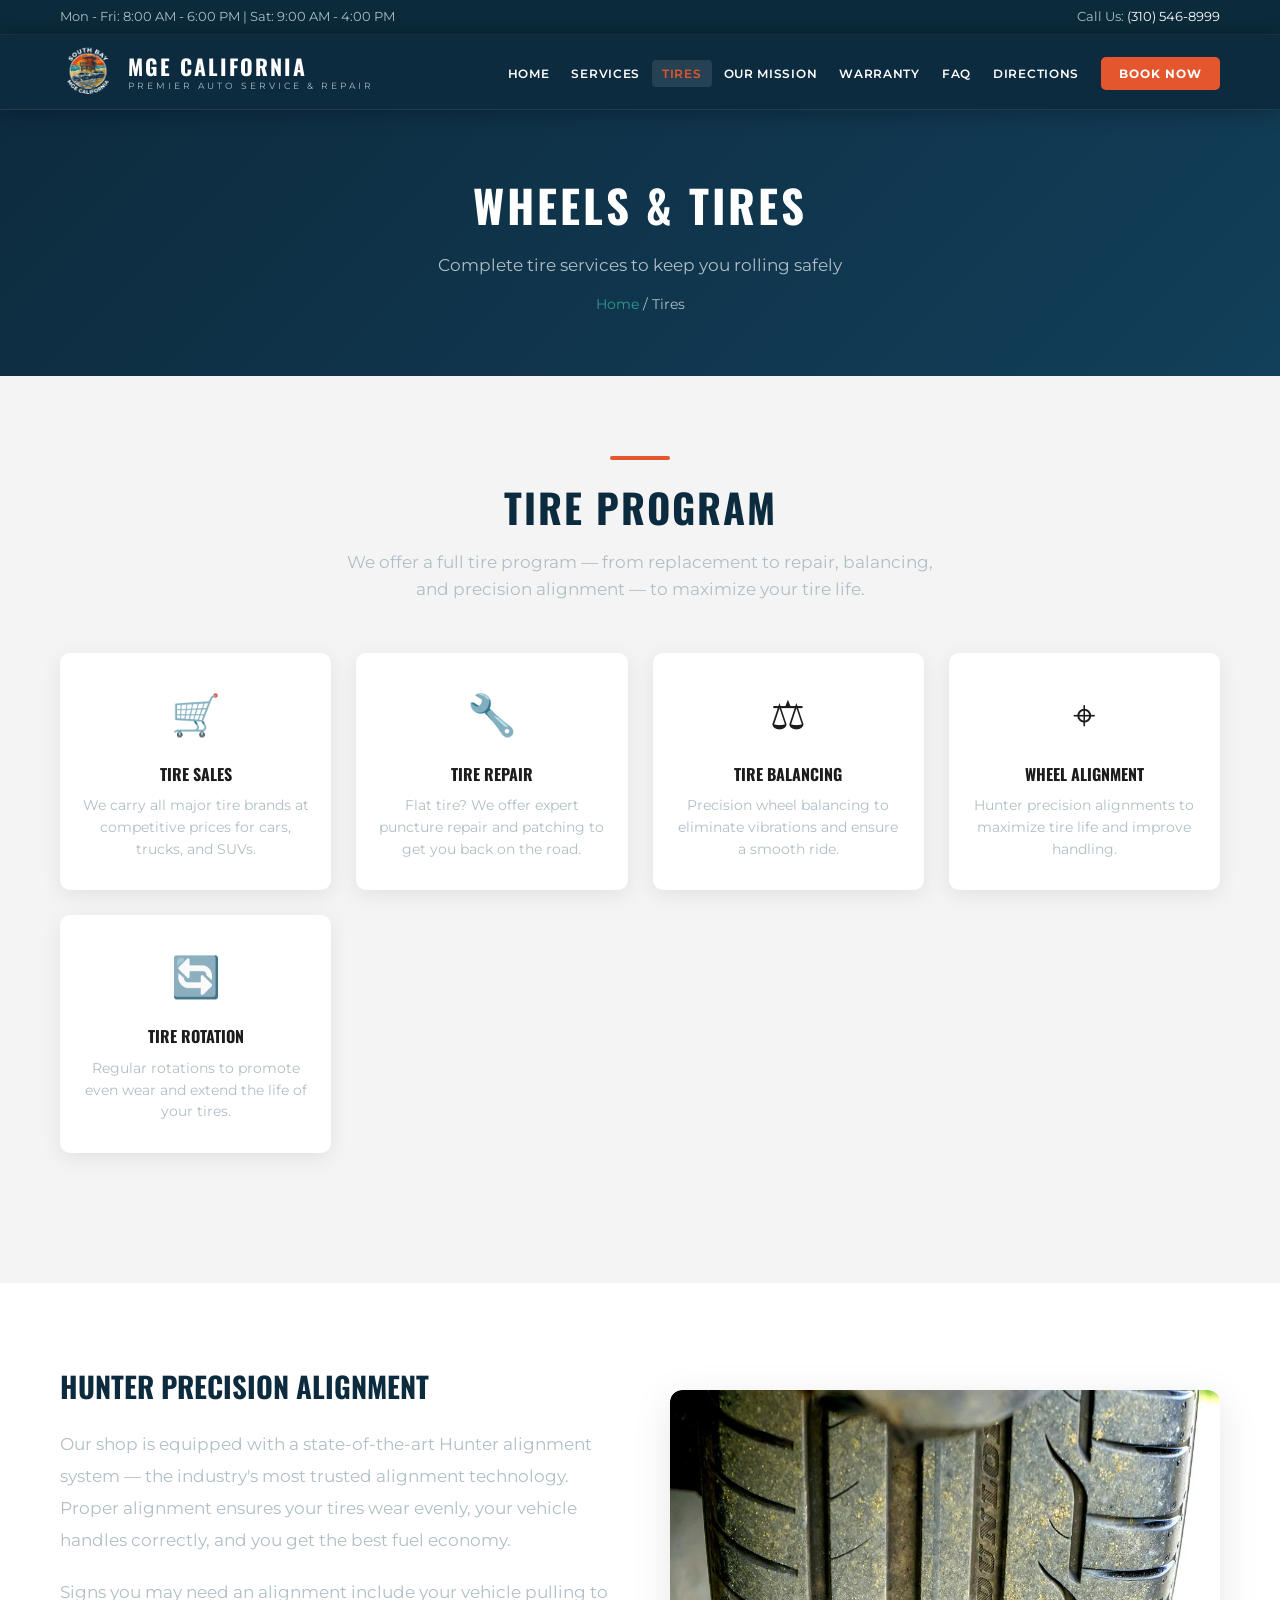
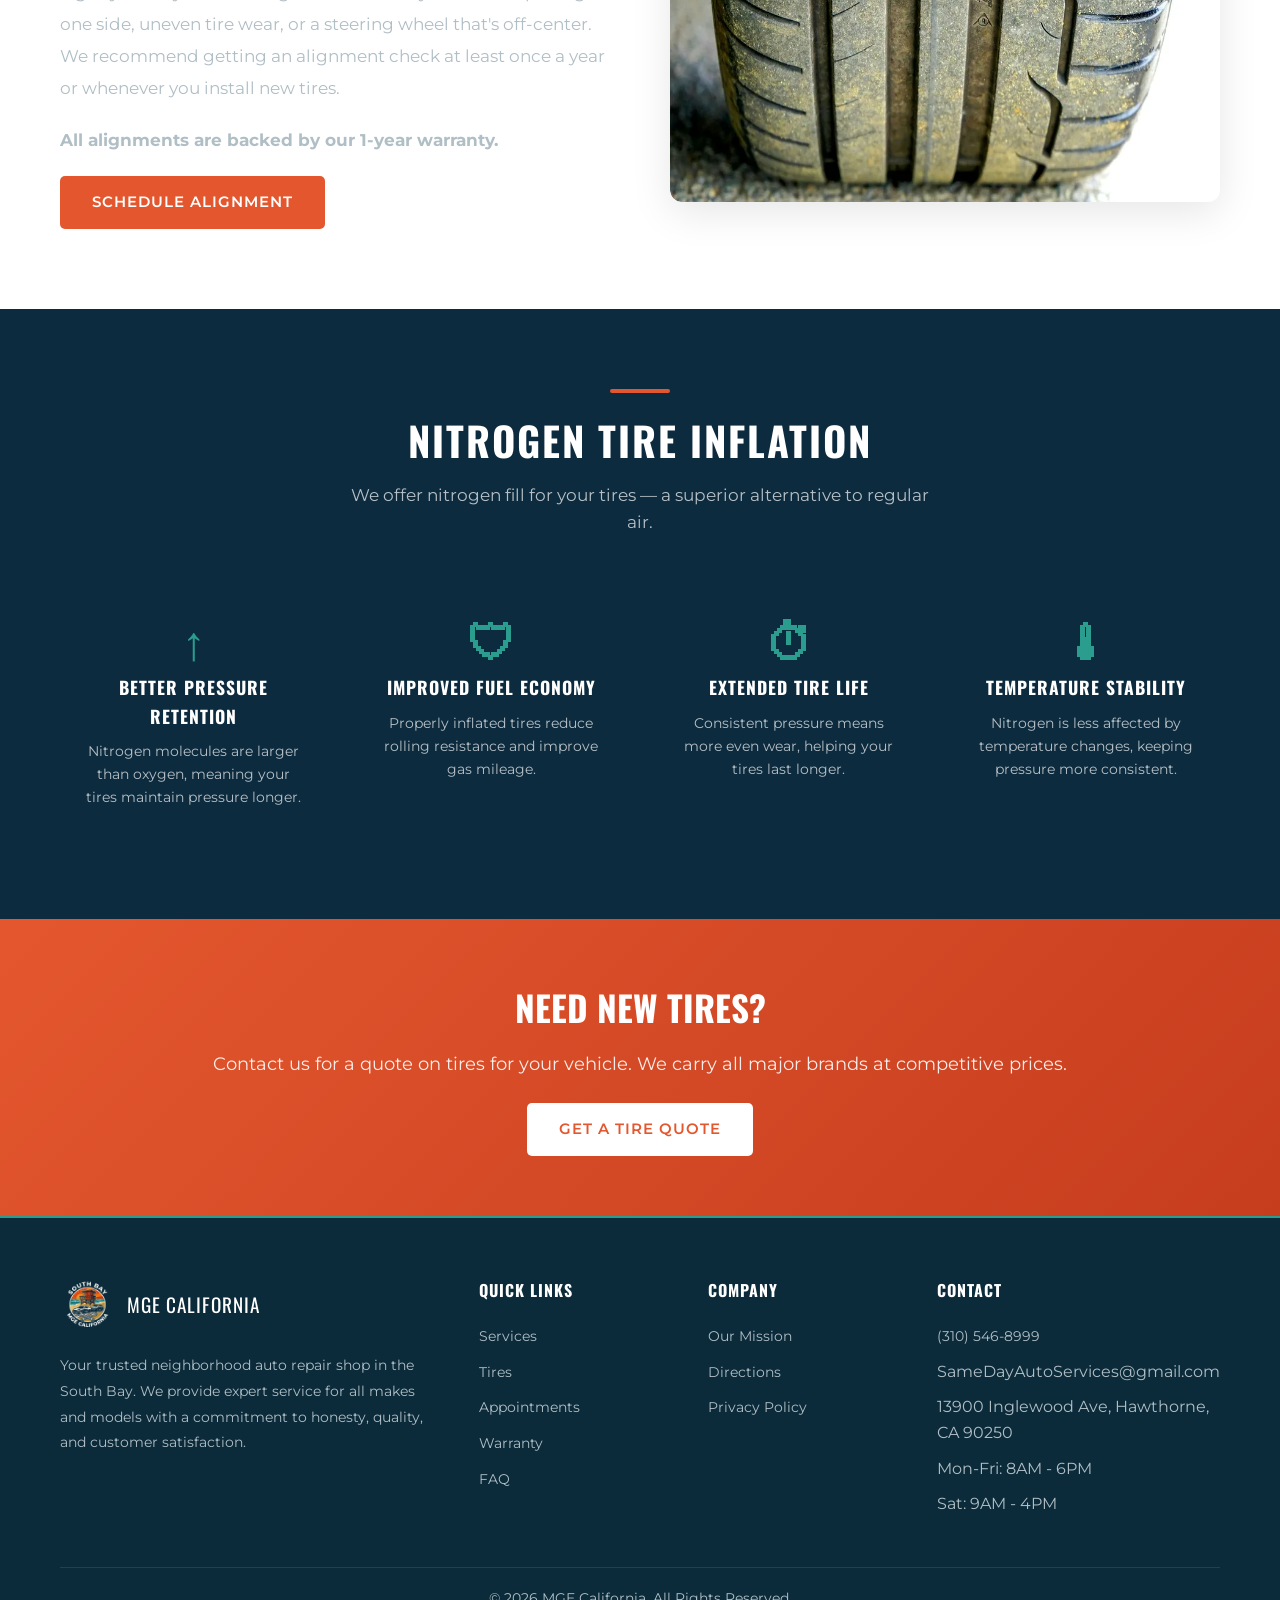
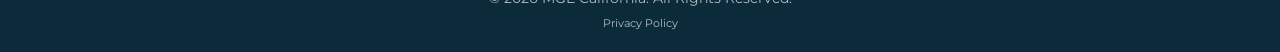
<file: tires.html>
<!DOCTYPE html>
<html lang="en">
<head>
  <meta charset="UTF-8">
  <meta name="viewport" content="width=device-width, initial-scale=1.0">
  <meta name="description" content="Tire sales, repair, balancing, and Hunter precision wheel alignment at MGE California. All major brands available. Serving the South Bay from Hawthorne, CA.">
  <title>Tires &amp; Wheel Alignment | MGE California - South Bay</title>
  <link rel="preconnect" href="https://fonts.googleapis.com">
  <link href="https://fonts.googleapis.com/css2?family=Montserrat:wght@400;500;600;700&family=Oswald:wght@400;500;600;700&display=swap" rel="stylesheet">
  <link rel="stylesheet" href="css/style.css">
  <link rel="icon" type="image/png" href="images/logo.png">
  <link rel="apple-touch-icon" href="images/logo.png">
  <meta property="og:type" content="website">
  <meta property="og:site_name" content="MGE California">
  <meta property="og:title" content="Tires &amp; Wheel Alignment | MGE California - South Bay">
  <meta property="og:description" content="Tire sales, repair, balancing, and Hunter precision wheel alignment at MGE California. All major brands available. Serving the South Bay from Hawthorne, CA.">
  <meta property="og:url" content="https://mgesouthbay.com/tires.html">
  <meta property="og:image" content="https://mgesouthbay.com/images/alignment.jpg">
  <meta property="og:image:width" content="1200">
  <meta property="og:image:height" content="630">
  <meta name="twitter:card" content="summary_large_image">
  <meta name="twitter:title" content="Tires &amp; Wheel Alignment | MGE California - South Bay">
  <meta name="twitter:description" content="Tire sales, repair, balancing, and Hunter precision wheel alignment at MGE California. All major brands available. Serving the South Bay from Hawthorne, CA.">
  <meta name="twitter:image" content="https://mgesouthbay.com/images/alignment.jpg">
  <script>
    window.va = window.va || function () { (window.vaq = window.vaq || []).push(arguments); };
  </script>
  <script defer src="https://cdn.vercel-insights.com/v1/script.js"></script>
  <script type="application/ld+json">
  {
    "@context": "https://schema.org",
    "@type": "AutoRepair",
    "name": "MGE California",
    "url": "https://mgesouthbay.com",
    "telephone": "+1-310-546-8999",
    "email": "SameDayAutoServices@gmail.com",
    "address": {
      "@type": "PostalAddress",
      "streetAddress": "13900 Inglewood Ave",
      "addressLocality": "Hawthorne",
      "addressRegion": "CA",
      "postalCode": "90250",
      "addressCountry": "US"
    },
    "openingHoursSpecification": [
      {
        "@type": "OpeningHoursSpecification",
        "dayOfWeek": ["Monday","Tuesday","Wednesday","Thursday","Friday"],
        "opens": "08:00",
        "closes": "18:00"
      },
      {
        "@type": "OpeningHoursSpecification",
        "dayOfWeek": "Saturday",
        "opens": "09:00",
        "closes": "16:00"
      }
    ]
  }
  </script>
</head>
<body>

  <!-- Top Bar -->
  <div class="top-bar">
    <div class="container">
      <div class="hours">Mon - Fri: 8:00 AM - 6:00 PM | Sat: 9:00 AM - 4:00 PM</div>
      <div>Call Us: <a href="tel:+13105468999">(310) 546-8999</a> <a href="sms:+13105468999" class="sms-link">Text Us</a></div>
    </div>
  </div>

  <!-- Header -->
  <header>
    <div class="container">
      <a href="index.html" class="logo">
        <picture>
          <source srcset="images/logo.webp" type="image/webp">
          <img src="images/logo.png" alt="MGE California Logo" class="logo-img">
        </picture>
        <h1>MGE California<br><span>Premier Auto Service &amp; Repair</span></h1>
      </a>
      <nav id="nav">
        <button class="nav-close" id="navClose" aria-label="Close navigation menu" style="display:none">&times;</button>
        <ul>
          <li><a href="index.html">Home</a></li>
          <li><a href="services.html">Services</a></li>
          <li><a href="tires.html" class="active">Tires</a></li>
          <li><a href="mission.html">Our Mission</a></li>
          <li><a href="warranty.html">Warranty</a></li>
          <li><a href="faq.html">FAQ</a></li>
          <li><a href="directions.html">Directions</a></li>
          <li><a href="appointments.html" class="btn-appointment">Book Now</a></li>
        </ul>
      </nav>
      <div class="hamburger" id="hamburger" aria-label="Open navigation menu" role="button" tabindex="0">
        <span></span><span></span><span></span>
      </div>
    </div>
  </header>
  <div class="overlay" id="overlay"></div>

  <!-- Page Hero -->
  <section class="page-hero">
    <div class="container">
      <h2>Wheels &amp; Tires</h2>
      <p>Complete tire services to keep you rolling safely</p>
      <div class="breadcrumb"><a href="index.html">Home</a> / Tires</div>
    </div>
  </section>

  <!-- Tire Features -->
  <section class="section section-light">
    <div class="container">
      <div class="section-title">
        <div class="underline"></div>
        <h2>Tire Program</h2>
        <p>We offer a full tire program — from replacement to repair, balancing, and precision alignment — to maximize your tire life.</p>
      </div>
      <div class="tire-features">
        <div class="tire-feature">
          <div class="icon">&#128722;</div>
          <h3>Tire Sales</h3>
          <p>We carry all major tire brands at competitive prices for cars, trucks, and SUVs.</p>
        </div>
        <div class="tire-feature">
          <div class="icon">&#128295;</div>
          <h3>Tire Repair</h3>
          <p>Flat tire? We offer expert puncture repair and patching to get you back on the road.</p>
        </div>
        <div class="tire-feature">
          <div class="icon">&#9878;</div>
          <h3>Tire Balancing</h3>
          <p>Precision wheel balancing to eliminate vibrations and ensure a smooth ride.</p>
        </div>
        <div class="tire-feature">
          <div class="icon">&#8982;</div>
          <h3>Wheel Alignment</h3>
          <p>Hunter precision alignments to maximize tire life and improve handling.</p>
        </div>
        <div class="tire-feature">
          <div class="icon">&#128260;</div>
          <h3>Tire Rotation</h3>
          <p>Regular rotations to promote even wear and extend the life of your tires.</p>
        </div>
      </div>
    </div>
  </section>

  <!-- Alignment Detail -->
  <section class="section">
    <div class="container">
      <div class="mission-content">
        <div class="mission-text">
          <h3>Hunter Precision Alignment</h3>
          <p>Our shop is equipped with a state-of-the-art Hunter alignment system — the industry's most trusted alignment technology. Proper alignment ensures your tires wear evenly, your vehicle handles correctly, and you get the best fuel economy.</p>
          <p>Signs you may need an alignment include your vehicle pulling to one side, uneven tire wear, or a steering wheel that's off-center. We recommend getting an alignment check at least once a year or whenever you install new tires.</p>
          <p><strong>All alignments are backed by our 1-year warranty.</strong></p>
          <a href="appointments.html" class="btn btn-primary">Schedule Alignment</a>
        </div>
        <div class="mission-visual alignment-visual">
          <picture>
            <source srcset="images/alignment.webp" type="image/webp">
            <img src="images/alignment.jpg" alt="Close-up of tire tread for precision alignment">
          </picture>
        </div>
      </div>
    </div>
  </section>

  <!-- Nitrogen -->
  <section class="section section-dark">
    <div class="container">
      <div class="section-title">
        <div class="underline"></div>
        <h2>Nitrogen Tire Inflation</h2>
        <p>We offer nitrogen fill for your tires — a superior alternative to regular air.</p>
      </div>
      <div class="features-grid">
        <div class="feature-item">
          <div class="number">&#8593;</div>
          <h3>Better Pressure Retention</h3>
          <p>Nitrogen molecules are larger than oxygen, meaning your tires maintain pressure longer.</p>
        </div>
        <div class="feature-item">
          <div class="number">&#128737;</div>
          <h3>Improved Fuel Economy</h3>
          <p>Properly inflated tires reduce rolling resistance and improve gas mileage.</p>
        </div>
        <div class="feature-item">
          <div class="number">&#9201;</div>
          <h3>Extended Tire Life</h3>
          <p>Consistent pressure means more even wear, helping your tires last longer.</p>
        </div>
        <div class="feature-item">
          <div class="number">&#127777;</div>
          <h3>Temperature Stability</h3>
          <p>Nitrogen is less affected by temperature changes, keeping pressure more consistent.</p>
        </div>
      </div>
    </div>
  </section>

  <!-- CTA -->
  <section class="cta-banner">
    <div class="container">
      <h2>Need New Tires?</h2>
      <p>Contact us for a quote on tires for your vehicle. We carry all major brands at competitive prices.</p>
      <a href="appointments.html" class="btn">Get a Tire Quote</a>
    </div>
  </section>

  <!-- Footer -->
  <footer>
    <div class="container">
      <div class="footer-grid">
        <div class="footer-col">
          <div class="footer-logo">
            <picture>
              <source srcset="images/logo.webp" type="image/webp">
              <img src="images/logo.png" alt="MGE California Logo">
            </picture>
            <span>MGE California</span>
          </div>
          <p>Your trusted neighborhood auto repair shop in the South Bay. We provide expert service for all makes and models with a commitment to honesty, quality, and customer satisfaction.</p>
        </div>
        <div class="footer-col">
          <h3>Quick Links</h3>
          <ul>
            <li><a href="services.html">Services</a></li>
            <li><a href="tires.html">Tires</a></li>
            <li><a href="appointments.html">Appointments</a></li>
            <li><a href="warranty.html">Warranty</a></li>
            <li><a href="faq.html">FAQ</a></li>
          </ul>
        </div>
        <div class="footer-col">
          <h3>Company</h3>
          <ul>
            <li><a href="mission.html">Our Mission</a></li>
            <li><a href="directions.html">Directions</a></li>
            <li><a href="privacy.html">Privacy Policy</a></li>
          </ul>
        </div>
        <div class="footer-col">
          <h3>Contact</h3>
          <ul>
            <li><a href="tel:+13105468999" style="color: inherit;">(310) 546-8999</a> <a href="sms:+13105468999" class="sms-link" style="color: inherit;">Text Us</a></li>
            <li>SameDayAutoServices@gmail.com</li>
            <li>13900 Inglewood Ave, Hawthorne, CA 90250</li>
            <li>Mon-Fri: 8AM - 6PM</li>
            <li>Sat: 9AM - 4PM</li>
          </ul>
        </div>
      </div>
      <div class="footer-bottom">
        &copy; 2026 MGE California. All Rights Reserved.
        <p style="margin-top: 5px; font-size: 11px;"><a href="privacy.html" style="color: #B0BEC5; text-decoration: none;">Privacy Policy</a></p>
      </div>
    </div>
  </footer>

  <script src="js/main.js"></script>

  <a href="appointments.html" class="sticky-book-now" aria-label="Book an appointment">Book Now</a>
</body>
</html>
</file>
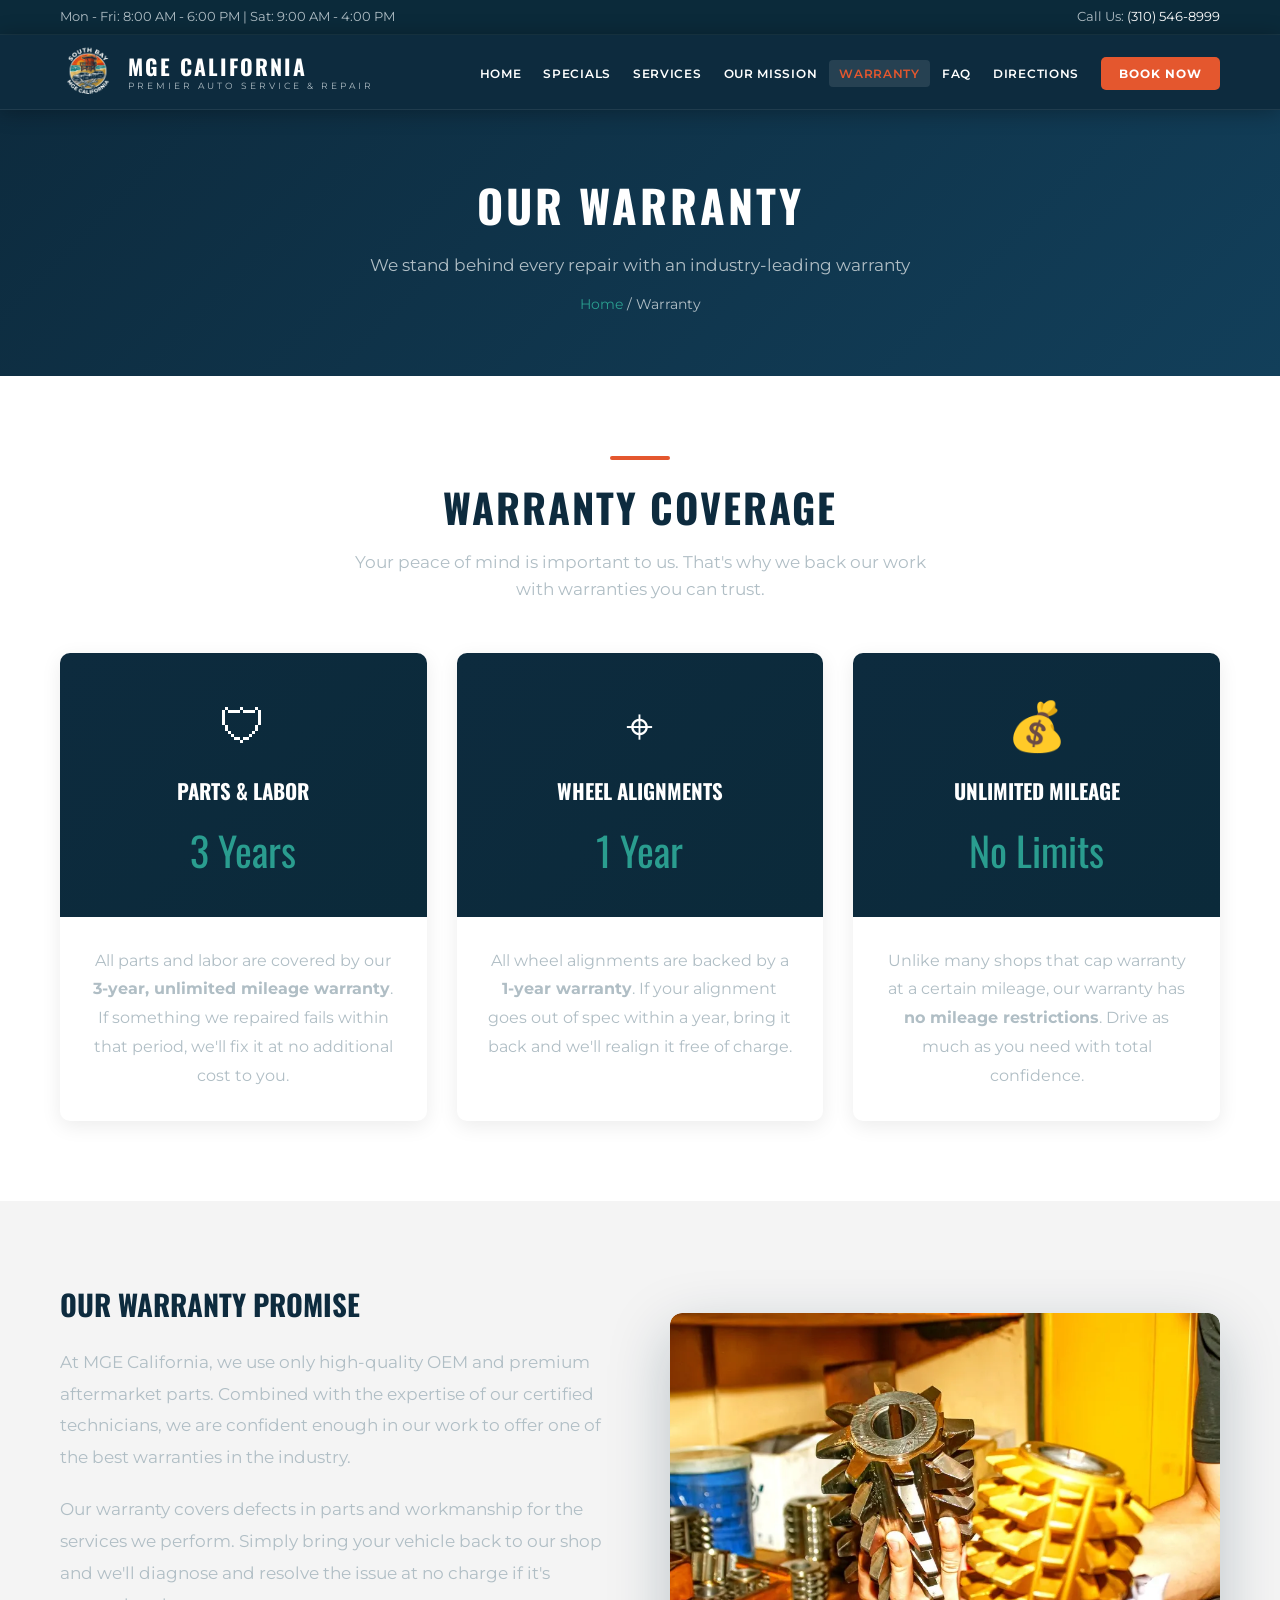
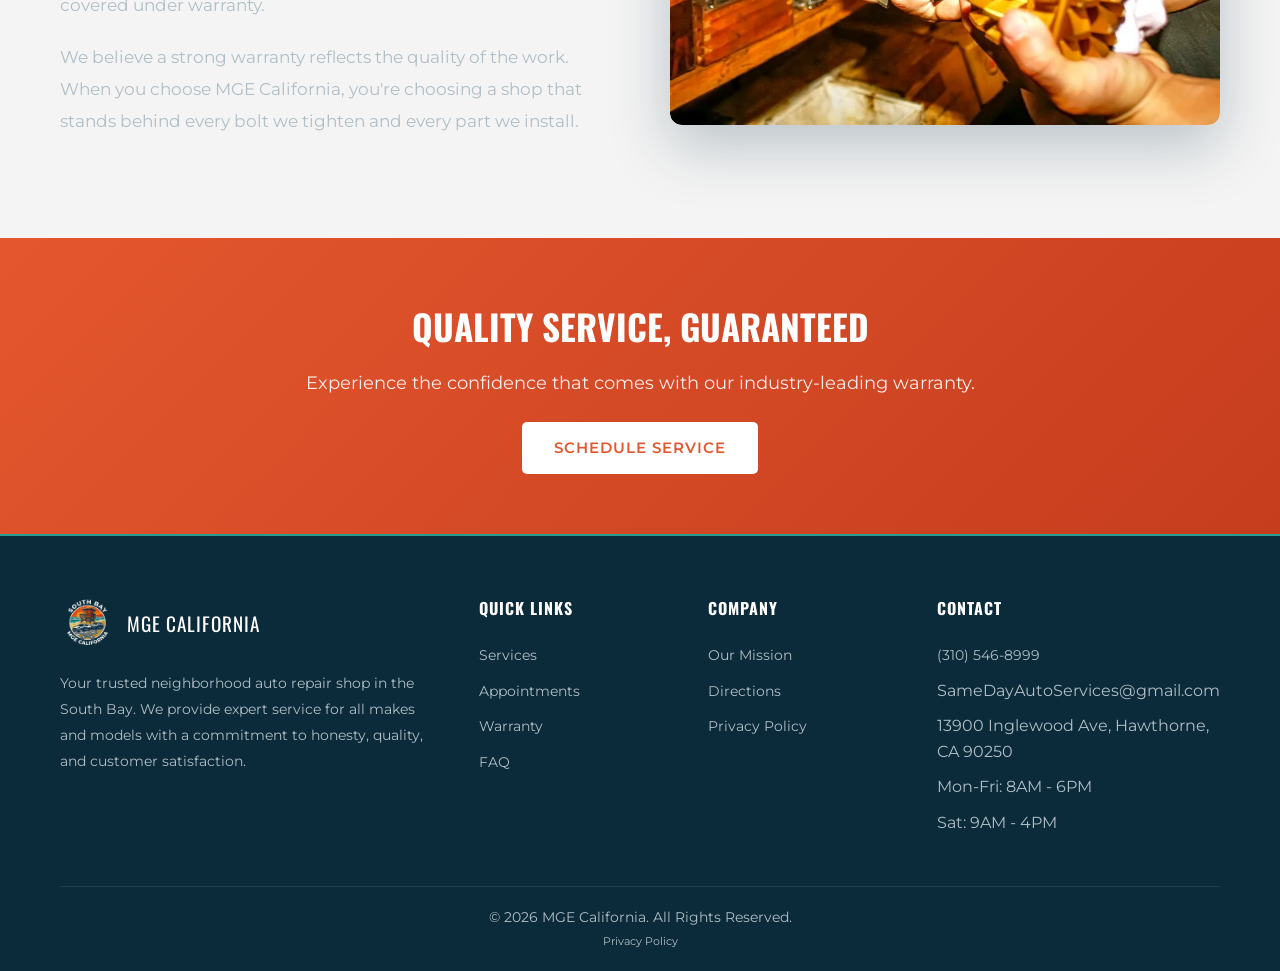
<file: warranty.html>
<!DOCTYPE html>
<html lang="en">
<head>
  <meta charset="UTF-8">
  <meta name="viewport" content="width=device-width, initial-scale=1.0">
  <meta name="description" content="MGE California backs every repair with a 3-year, unlimited-mileage warranty on parts and labor. Drive with confidence after every visit. Hawthorne, CA.">
  <title>3-Year Warranty | MGE California - Parts &amp; Labor Coverage</title>
  <link rel="preconnect" href="https://fonts.googleapis.com">
  <link href="https://fonts.googleapis.com/css2?family=Montserrat:wght@400;500;600;700&family=Oswald:wght@400;500;600;700&display=swap" rel="stylesheet">
  <link rel="stylesheet" href="css/style.css">
  <link rel="icon" type="image/png" href="images/logo.png">
  <link rel="apple-touch-icon" href="images/logo.png">
  <meta property="og:type" content="website">
  <meta property="og:site_name" content="MGE California">
  <meta property="og:title" content="3-Year Warranty | MGE California - Parts &amp; Labor Coverage">
  <meta property="og:description" content="MGE California backs every repair with a 3-year, unlimited-mileage warranty on parts and labor. Drive with confidence after every visit. Hawthorne, CA.">
  <meta property="og:url" content="https://mgesouthbay.com/warranty.html">
  <meta property="og:image" content="https://mgesouthbay.com/images/our_warranty.jpg">
  <meta property="og:image:width" content="1200">
  <meta property="og:image:height" content="630">
  <meta name="twitter:card" content="summary_large_image">
  <meta name="twitter:title" content="3-Year Warranty | MGE California - Parts &amp; Labor Coverage">
  <meta name="twitter:description" content="MGE California backs every repair with a 3-year, unlimited-mileage warranty on parts and labor. Drive with confidence after every visit. Hawthorne, CA.">
  <meta name="twitter:image" content="https://mgesouthbay.com/images/our_warranty.jpg">
  <script>
    window.va = window.va || function () { (window.vaq = window.vaq || []).push(arguments); };
  </script>
  <script defer src="https://cdn.vercel-insights.com/v1/script.js"></script>
  <script type="application/ld+json">
  {
    "@context": "https://schema.org",
    "@type": "AutoRepair",
    "name": "MGE California",
    "url": "https://mgesouthbay.com",
    "telephone": "+1-310-546-8999",
    "email": "SameDayAutoServices@gmail.com",
    "address": {
      "@type": "PostalAddress",
      "streetAddress": "13900 Inglewood Ave",
      "addressLocality": "Hawthorne",
      "addressRegion": "CA",
      "postalCode": "90250",
      "addressCountry": "US"
    },
    "openingHoursSpecification": [
      {
        "@type": "OpeningHoursSpecification",
        "dayOfWeek": ["Monday","Tuesday","Wednesday","Thursday","Friday"],
        "opens": "08:00",
        "closes": "18:00"
      },
      {
        "@type": "OpeningHoursSpecification",
        "dayOfWeek": "Saturday",
        "opens": "09:00",
        "closes": "16:00"
      }
    ]
  }
  </script>
  <!-- Google tag (gtag.js) -->
  <script async src="https://www.googletagmanager.com/gtag/js?id=AW-18032292795"></script>
  <script>
    window.dataLayer = window.dataLayer || [];
    function gtag(){dataLayer.push(arguments);}
    gtag('js', new Date());
    gtag('config', 'AW-18032292795');
  </script>
</head>
<body>

  <!-- Top Bar -->
  <div class="top-bar">
    <div class="container">
      <div class="hours">Mon - Fri: 8:00 AM - 6:00 PM | Sat: 9:00 AM - 4:00 PM</div>
      <div>Call Us: <a href="tel:+13105468999">(310) 546-8999</a> <a href="sms:+13105468999" class="sms-link">Text Us</a></div>
    </div>
  </div>

  <!-- Header -->
  <header>
    <div class="container">
      <a href="index.html" class="logo">
        <picture>
          <source srcset="images/logo.webp" type="image/webp">
          <img src="images/logo.png" alt="MGE California Logo" class="logo-img">
        </picture>
        <h1>MGE California<br><span>Premier Auto Service &amp; Repair</span></h1>
      </a>
      <nav id="nav">
        <button class="nav-close" id="navClose" aria-label="Close navigation menu" style="display:none">&times;</button>
        <ul>
          <li><a href="index.html">Home</a></li>
          <li><a href="specials.html">Specials</a></li>
          <li><a href="services.html">Services</a></li>
          <li><a href="mission.html">Our Mission</a></li>
          <li><a href="warranty.html" class="active">Warranty</a></li>
          <li><a href="faq.html">FAQ</a></li>
          <li><a href="directions.html">Directions</a></li>
          <li><a href="appointments.html" class="btn-appointment">Book Now</a></li>
        </ul>
      </nav>
      <div class="hamburger" id="hamburger" aria-label="Open navigation menu" role="button" tabindex="0">
        <span></span><span></span><span></span>
      </div>
    </div>
  </header>
  <div class="overlay" id="overlay"></div>

  <!-- Page Hero -->
  <section class="page-hero">
    <div class="container">
      <h2>Our Warranty</h2>
      <p>We stand behind every repair with an industry-leading warranty</p>
      <div class="breadcrumb"><a href="index.html">Home</a> / Warranty</div>
    </div>
  </section>

  <!-- Warranty Cards -->
  <section class="section">
    <div class="container">
      <div class="section-title">
        <div class="underline"></div>
        <h2>Warranty Coverage</h2>
        <p>Your peace of mind is important to us. That's why we back our work with warranties you can trust.</p>
      </div>
      <div class="warranty-cards">
        <div class="warranty-card">
          <div class="card-top">
            <div class="icon">&#128737;</div>
            <h3>Parts &amp; Labor</h3>
            <div class="highlight">3 Years</div>
          </div>
          <div class="card-bottom">
            <p>All parts and labor are covered by our <strong>3-year, unlimited mileage warranty</strong>. If something we repaired fails within that period, we'll fix it at no additional cost to you.</p>
          </div>
        </div>
        <div class="warranty-card">
          <div class="card-top">
            <div class="icon">&#8982;</div>
            <h3>Wheel Alignments</h3>
            <div class="highlight">1 Year</div>
          </div>
          <div class="card-bottom">
            <p>All wheel alignments are backed by a <strong>1-year warranty</strong>. If your alignment goes out of spec within a year, bring it back and we'll realign it free of charge.</p>
          </div>
        </div>
        <div class="warranty-card">
          <div class="card-top">
            <div class="icon">&#128176;</div>
            <h3>Unlimited Mileage</h3>
            <div class="highlight">No Limits</div>
          </div>
          <div class="card-bottom">
            <p>Unlike many shops that cap warranty at a certain mileage, our warranty has <strong>no mileage restrictions</strong>. Drive as much as you need with total confidence.</p>
          </div>
        </div>
      </div>
    </div>
  </section>

  <!-- Warranty Details -->
  <section class="section section-light">
    <div class="container">
      <div class="mission-content">
        <div class="mission-text">
          <h3>Our Warranty Promise</h3>
          <p>At MGE California, we use only high-quality OEM and premium aftermarket parts. Combined with the expertise of our certified technicians, we are confident enough in our work to offer one of the best warranties in the industry.</p>
          <p>Our warranty covers defects in parts and workmanship for the services we perform. Simply bring your vehicle back to our shop and we'll diagnose and resolve the issue at no charge if it's covered under warranty.</p>
          <p>We believe a strong warranty reflects the quality of the work. When you choose MGE California, you're choosing a shop that stands behind every bolt we tighten and every part we install.</p>
        </div>
        <div class="mission-visual">
          <picture>
            <source srcset="images/our_warranty.webp" type="image/webp">
            <img src="images/our_warranty.jpg" alt="Quality OEM parts at MGE California">
          </picture>
        </div>
      </div>
    </div>
  </section>

  <!-- CTA -->
  <section class="cta-banner">
    <div class="container">
      <h2>Quality Service, Guaranteed</h2>
      <p>Experience the confidence that comes with our industry-leading warranty.</p>
      <a href="appointments.html" class="btn">Schedule Service</a>
    </div>
  </section>

  <!-- Footer -->
  <footer>
    <div class="container">
      <div class="footer-grid">
        <div class="footer-col">
          <div class="footer-logo">
            <picture>
              <source srcset="images/logo.webp" type="image/webp">
              <img src="images/logo.png" alt="MGE California Logo">
            </picture>
            <span>MGE California</span>
          </div>
          <p>Your trusted neighborhood auto repair shop in the South Bay. We provide expert service for all makes and models with a commitment to honesty, quality, and customer satisfaction.</p>
        </div>
        <div class="footer-col">
          <h3>Quick Links</h3>
          <ul>
            <li><a href="services.html">Services</a></li>
              <li><a href="appointments.html">Appointments</a></li>
            <li><a href="warranty.html">Warranty</a></li>
            <li><a href="faq.html">FAQ</a></li>
          </ul>
        </div>
        <div class="footer-col">
          <h3>Company</h3>
          <ul>
            <li><a href="mission.html">Our Mission</a></li>
            <li><a href="directions.html">Directions</a></li>
            <li><a href="privacy.html">Privacy Policy</a></li>
          </ul>
        </div>
        <div class="footer-col">
          <h3>Contact</h3>
          <ul>
            <li><a href="tel:+13105468999" style="color: inherit;">(310) 546-8999</a> <a href="sms:+13105468999" class="sms-link" style="color: inherit;">Text Us</a></li>
            <li>SameDayAutoServices@gmail.com</li>
            <li>13900 Inglewood Ave, Hawthorne, CA 90250</li>
            <li>Mon-Fri: 8AM - 6PM</li>
            <li>Sat: 9AM - 4PM</li>
          </ul>
        </div>
      </div>
      <div class="footer-bottom">
        &copy; 2026 MGE California. All Rights Reserved.
        <p style="margin-top: 5px; font-size: 11px;"><a href="privacy.html" style="color: #B0BEC5; text-decoration: none;">Privacy Policy</a></p>
      </div>
    </div>
  </footer>

  <script src="js/main.js"></script>

  <a href="appointments.html" class="sticky-book-now" aria-label="Book an appointment">Book Now</a>
</body>
</html>
</file>
<file: css/style.css>
/* ===== RESET & BASE ===== */
*,
*::before,
*::after {
  margin: 0;
  padding: 0;
  box-sizing: border-box;
}

:root {
  --primary: #0D2B3E;
  --secondary: #E4572E;
  --accent: #C63D1E;
  --teal: #2A9D8F;
  --light: #F4F4F4;
  --white: #FFFFFF;
  --dark: #0B2A3A;
  --gray: #B0BEC5;
  --text: #1C1C1C;
  --font-main: 'Montserrat', sans-serif;
  --font-heading: 'Oswald', sans-serif;
}

html {
  scroll-behavior: smooth;
}

body {
  font-family: var(--font-main);
  color: var(--text);
  line-height: 1.6;
  background: var(--white);
}

a {
  text-decoration: none;
  color: inherit;
}

ul {
  list-style: none;
}

img {
  max-width: 100%;
  display: block;
}

.container {
  max-width: 1200px;
  margin: 0 auto;
  padding: 0 20px;
}

/* ===== GENERAL LINK STYLING ===== */
p a,
.card-body a,
.section a:not(.btn):not(.btn-primary):not(.btn-outline):not(.btn-appointment):not(.logo):not(.breadcrumb a) {
  color: var(--teal);
  transition: color 0.2s;
}

p a:hover,
.card-body a:hover,
.section a:not(.btn):not(.btn-primary):not(.btn-outline):not(.btn-appointment):not(.logo):not(.breadcrumb a):hover {
  color: var(--secondary);
}

/* ===== SCROLLBAR ===== */
::-webkit-scrollbar {
  width: 10px;
}

::-webkit-scrollbar-track {
  background: var(--primary);
}

::-webkit-scrollbar-thumb {
  background: var(--teal);
  border-radius: 5px;
}

::-webkit-scrollbar-thumb:hover {
  background: var(--secondary);
}

/* ===== HEADER / NAV ===== */
.top-bar {
  background: var(--dark);
  color: var(--gray);
  font-size: 0.8rem;
  padding: 7px 0;
  border-bottom: 1px solid rgba(255,255,255,0.06);
}

.top-bar .container {
  display: flex;
  justify-content: space-between;
  align-items: center;
  gap: 10px;
}

.top-bar a {
  color: var(--white);
  transition: color 0.2s;
}

.top-bar a:hover {
  color: var(--secondary);
}

.top-bar .hours {
  display: flex;
  align-items: center;
  gap: 6px;
}

header {
  background: var(--primary);
  position: sticky;
  top: 0;
  z-index: 2100;
  border-bottom: 1px solid rgba(255,255,255,0.08);
}

header .container {
  display: flex;
  align-items: center;
  justify-content: space-between;
  gap: 20px;
  height: 74px;
  padding-top: 0;
  padding-bottom: 0;
}

/* Logo — left side */
.logo {
  display: flex;
  align-items: center;
  gap: 12px;
  flex-shrink: 0;
  text-decoration: none;
}

.logo-img {
  width: 56px;
  height: 56px;
  object-fit: contain;
  display: block;
}

.logo h1 {
  font-family: var(--font-heading);
  font-size: 1.35rem;
  color: var(--white);
  text-transform: uppercase;
  letter-spacing: 2px;
  line-height: 1.2;
  white-space: nowrap;
}

.logo h1 span {
  display: block;
  font-size: 0.58rem;
  color: var(--gray);
  letter-spacing: 3px;
  font-weight: 400;
  font-family: var(--font-main);
  text-transform: uppercase;
}

.nav-close {
  display: none;
}

/* Nav — center/right */
nav ul {
  display: flex;
  align-items: center;
  gap: 2px;
  flex-wrap: nowrap;
}

nav ul li a {
  color: var(--white);
  font-size: 0.76rem;
  font-weight: 600;
  text-transform: uppercase;
  letter-spacing: 0.7px;
  padding: 6px 10px;
  border-radius: 4px;
  transition: color 0.2s, background 0.2s;
  white-space: nowrap;
}

nav ul li a:hover,
nav ul li a.active {
  color: var(--secondary);
  background: rgba(255,255,255,0.1);
}

/* Book Now — far right CTA */
nav ul li a.btn-appointment {
  background: var(--secondary);
  color: var(--white);
  font-weight: 700;
  font-size: 0.78rem;
  padding: 9px 18px;
  border-radius: 5px;
  letter-spacing: 1px;
  margin-left: 10px;
}

nav ul li a.btn-appointment:hover {
  background: var(--accent);
  color: var(--white);
}

.hamburger {
  display: none;
  flex-direction: column;
  gap: 5px;
  cursor: pointer;
  padding: 5px;
  flex-shrink: 0;
}

.hamburger span {
  width: 26px;
  height: 2px;
  background: var(--white);
  border-radius: 2px;
  transition: 0.3s;
}

/* ===== HERO ===== */
.hero {
  background: linear-gradient(135deg, #0D2B3E 0%, #123F5A 100%);
  color: var(--white);
  padding: 100px 0 80px;
  position: relative;
  overflow: hidden;
}

.hero::before {
  content: '';
  position: absolute;
  top: 0; left: 0; right: 0; bottom: 0;
  background: url('data:image/svg+xml,<svg xmlns="http://www.w3.org/2000/svg" viewBox="0 0 100 100"><circle cx="50" cy="50" r="40" fill="none" stroke="rgba(255,255,255,0.03)" stroke-width="1"/></svg>') repeat;
  background-size: 200px;
}

.hero .container {
  position: relative;
  z-index: 1;
  display: flex;
  align-items: center;
  gap: 60px;
}

.hero-content {
  flex: 1;
}

.hero-content h2 {
  font-family: var(--font-heading);
  font-size: 3.5rem;
  text-transform: uppercase;
  line-height: 1.1;
  margin-bottom: 20px;
}

.hero-content h2 span {
  color: var(--teal);
}

.hero-content p {
  font-size: 1.15rem;
  color: var(--gray);
  margin-bottom: 30px;
  max-width: 500px;
}

.hero-badges {
  display: flex;
  gap: 15px;
  margin-bottom: 35px;
  flex-wrap: wrap;
}

.badge {
  background: rgba(255,255,255,0.1);
  border: 1px solid rgba(255,255,255,0.15);
  padding: 8px 16px;
  border-radius: 30px;
  font-size: 0.8rem;
  font-weight: 600;
  text-transform: uppercase;
  letter-spacing: 1px;
}

.badge.gold {
  border-color: var(--teal);
  color: var(--teal);
}

.hero-buttons {
  display: flex;
  gap: 15px;
  flex-wrap: wrap;
}

.btn {
  display: inline-block;
  padding: 14px 32px;
  border-radius: 5px;
  font-weight: 600;
  font-size: 0.95rem;
  text-transform: uppercase;
  letter-spacing: 1px;
  transition: all 0.3s;
  border: none;
  cursor: pointer;
}

.btn-primary {
  background: var(--secondary);
  color: var(--white);
}

.btn-primary:hover {
  background: var(--accent);
  transform: translateY(-2px);
  box-shadow: 0 4px 15px rgba(228, 87, 46, 0.4);
}

.btn-outline {
  background: transparent;
  color: var(--white);
  border: 2px solid var(--white);
}

.btn-outline:hover {
  border-color: var(--white);
  background: rgba(255,255,255,0.1);
}

.hero-visual {
  flex: 1;
  display: flex;
  justify-content: center;
  align-items: center;
}

.hero-graphic {
  width: 350px;
  height: 350px;
  background: radial-gradient(circle, rgba(42,157,143,0.3) 0%, transparent 70%);
  border-radius: 50%;
  display: flex;
  align-items: center;
  justify-content: center;
  position: relative;
}

.hero-graphic .icon-gear {
  font-size: 8rem;
  opacity: 0.15;
  animation: spin 20s linear infinite;
}

@keyframes spin {
  from { transform: rotate(0deg); }
  to { transform: rotate(360deg); }
}

/* ===== SECTION STYLES ===== */
.section {
  padding: 80px 0;
}

.section-dark {
  background: var(--primary);
  color: var(--white);
}

.section-light {
  background: var(--light);
}

.section-title {
  text-align: center;
  margin-bottom: 50px;
}

.section-title h2 {
  font-family: var(--font-heading);
  font-size: 2.5rem;
  text-transform: uppercase;
  letter-spacing: 2px;
  margin-bottom: 10px;
  color: var(--primary);
}

.section-dark .section-title h2 {
  color: var(--white);
}

.section-title .underline {
  width: 60px;
  height: 4px;
  background: var(--secondary);
  margin: 0 auto 15px;
  border-radius: 2px;
}

.section-title p {
  color: var(--gray);
  font-size: 1.05rem;
  max-width: 600px;
  margin: 0 auto;
}

.section-dark .section-title p {
  color: rgba(255,255,255,0.7);
}

/* ===== SERVICES GRID ===== */
.services-grid {
  display: grid;
  grid-template-columns: repeat(auto-fit, minmax(280px, 1fr));
  gap: 30px;
}

.service-card {
  background: var(--white);
  border-radius: 10px;
  padding: 40px 30px;
  text-align: center;
  transition: all 0.3s;
  box-shadow: 0 5px 20px rgba(0,0,0,0.08);
  border: 1px solid rgba(42, 157, 143, 0.15);
}

.service-card:hover {
  transform: translateY(-8px);
  box-shadow: 0 15px 40px rgba(0,0,0,0.15);
}

.service-card .icon {
  width: 70px;
  height: 70px;
  background: var(--teal);
  border-radius: 50%;
  display: flex;
  align-items: center;
  justify-content: center;
  margin: 0 auto 20px;
  font-size: 1.8rem;
  color: var(--white);
  transition: background 0.3s;
}

.service-card:hover .icon {
  background: var(--secondary);
}

.service-card h3 {
  font-family: var(--font-heading);
  font-size: 1.3rem;
  text-transform: uppercase;
  margin-bottom: 12px;
  letter-spacing: 1px;
}

.service-card p {
  color: var(--gray);
  font-size: 0.95rem;
  line-height: 1.7;
}

/* Services page detailed cards */
.service-detail-card {
  background: var(--white);
  border-radius: 10px;
  overflow: hidden;
  box-shadow: 0 5px 20px rgba(0,0,0,0.08);
  transition: all 0.3s;
}

.service-detail-card:hover {
  transform: translateY(-5px);
  box-shadow: 0 15px 40px rgba(0,0,0,0.15);
}

.service-detail-card .card-header {
  background: linear-gradient(135deg, var(--primary), var(--dark));
  padding: 30px;
  text-align: center;
  color: var(--white);
}

.service-detail-card .card-header .icon {
  font-size: 2.5rem;
  margin-bottom: 10px;
}

.service-detail-card .card-header h3 {
  font-family: var(--font-heading);
  text-transform: uppercase;
  letter-spacing: 1px;
}

.service-detail-card .card-body {
  padding: 25px 30px;
}

.service-detail-card .card-body p {
  color: var(--gray);
  font-size: 0.95rem;
  line-height: 1.8;
  margin-bottom: 15px;
}

.service-detail-card .card-body ul {
  list-style: none;
}

.service-detail-card .card-body ul li {
  padding: 6px 0;
  color: var(--text);
  font-size: 0.9rem;
  display: flex;
  align-items: center;
  gap: 8px;
}

.service-detail-card .card-body ul li::before {
  content: '\2713';
  color: var(--teal);
  font-weight: 700;
}

/* ===== WHY CHOOSE US ===== */
.features-grid {
  display: grid;
  grid-template-columns: repeat(auto-fit, minmax(250px, 1fr));
  gap: 30px;
}

.feature-item {
  text-align: center;
  padding: 30px 20px;
}

.feature-item .number {
  font-family: var(--font-heading);
  font-size: 3rem;
  color: var(--teal);
  font-weight: 700;
  line-height: 1;
  margin-bottom: 10px;
}

.feature-item h3 {
  font-family: var(--font-heading);
  font-size: 1.1rem;
  text-transform: uppercase;
  margin-bottom: 10px;
  letter-spacing: 1px;
}

.feature-item p {
  color: rgba(255,255,255,0.7);
  font-size: 0.9rem;
}

/* ===== TESTIMONIALS ===== */
.testimonials-grid {
  display: grid;
  grid-template-columns: repeat(auto-fit, minmax(300px, 1fr));
  gap: 30px;
}

.testimonial-card {
  background: var(--primary);
  padding: 35px;
  border-radius: 10px;
  box-shadow: 0 5px 20px rgba(0,0,0,0.08);
  position: relative;
}

.testimonial-card::before {
  content: '\201C';
  font-family: Georgia, serif;
  font-size: 5rem;
  color: var(--secondary);
  opacity: 0.15;
  position: absolute;
  top: 10px;
  left: 20px;
  line-height: 1;
}

.testimonial-card .stars {
  color: var(--secondary);
  font-size: 1rem;
  margin-bottom: 15px;
}

.testimonial-card p {
  font-style: italic;
  color: var(--white);
  margin-bottom: 20px;
  line-height: 1.8;
  position: relative;
  z-index: 1;
}

.testimonial-card .author {
  font-weight: 600;
  color: var(--gray);
}

/* ===== CTA BANNER ===== */
.cta-banner {
  background: linear-gradient(135deg, var(--secondary), var(--accent));
  color: var(--white);
  padding: 60px 0;
  text-align: center;
}

.cta-banner h2 {
  font-family: var(--font-heading);
  font-size: 2.2rem;
  text-transform: uppercase;
  margin-bottom: 15px;
}

.cta-banner p {
  font-size: 1.1rem;
  opacity: 0.9;
  margin-bottom: 25px;
}

.cta-banner .btn {
  background: var(--white);
  color: var(--secondary);
}

.cta-banner .btn:hover {
  background: var(--light);
  color: var(--accent);
}

/* ===== TEAM ===== */
.team-grid {
  display: grid;
  grid-template-columns: repeat(auto-fit, minmax(250px, 1fr));
  gap: 30px;
}

.team-card {
  background: var(--white);
  border-radius: 10px;
  overflow: hidden;
  box-shadow: 0 5px 20px rgba(0,0,0,0.08);
  text-align: center;
  transition: all 0.3s;
}

.team-card:hover {
  transform: translateY(-5px);
  box-shadow: 0 15px 40px rgba(0,0,0,0.15);
}

.team-card .avatar {
  width: 100%;
  height: 250px;
  background: linear-gradient(135deg, var(--primary), var(--dark));
  display: flex;
  align-items: center;
  justify-content: center;
  font-size: 5rem;
  color: rgba(255,255,255,0.2);
}

.team-card .avatar-photo {
  width: 100%;
  height: 250px;
  object-fit: cover;
  display: block;
}

.team-card .info {
  padding: 25px;
}

.team-card h3 {
  font-family: var(--font-heading);
  font-size: 1.2rem;
  text-transform: uppercase;
  margin-bottom: 5px;
}

.team-card .role {
  color: var(--teal);
  font-weight: 600;
  font-size: 0.85rem;
  text-transform: uppercase;
  letter-spacing: 1px;
  margin-bottom: 10px;
}

.team-card p {
  color: var(--gray);
  font-size: 0.9rem;
}

/* ===== MISSION PAGE ===== */
.mission-content {
  display: grid;
  grid-template-columns: 1fr 1fr;
  gap: 60px;
  align-items: center;
}

.mission-text h3 {
  font-family: var(--font-heading);
  font-size: 1.8rem;
  text-transform: uppercase;
  margin-bottom: 20px;
  color: var(--primary);
}

.mission-text p {
  color: var(--gray);
  font-size: 1.05rem;
  line-height: 1.9;
  margin-bottom: 20px;
}

.mission-visual {
  border-radius: 12px;
  overflow: hidden;
  min-height: 350px;
  box-shadow: 0 20px 60px rgba(13, 43, 62, 0.25);
}

.mission-visual img {
  width: 100%;
  height: 100%;
  min-height: 350px;
  object-fit: cover;
  display: block;
  border-radius: 12px;
}

.alignment-visual {
  box-shadow: 0 10px 40px rgba(0, 0, 0, 0.1);
}

.values-grid {
  display: grid;
  grid-template-columns: repeat(auto-fit, minmax(250px, 1fr));
  gap: 30px;
  margin-top: 50px;
}

.value-card {
  text-align: center;
  padding: 40px 25px;
  background: var(--white);
  border-radius: 10px;
  box-shadow: 0 5px 20px rgba(0,0,0,0.08);
}

.value-card .icon {
  font-size: 2.5rem;
  margin-bottom: 15px;
}

.value-card h3 {
  font-family: var(--font-heading);
  text-transform: uppercase;
  margin-bottom: 10px;
  font-size: 1.1rem;
}

.value-card p {
  color: var(--gray);
  font-size: 0.9rem;
}

/* ===== APPOINTMENT FORM ===== */
.appointment-wrapper {
  display: grid;
  grid-template-columns: 1fr 1fr;
  gap: 50px;
  align-items: start;
}

.form-group {
  margin-bottom: 20px;
}

.form-group label {
  display: block;
  font-weight: 600;
  font-size: 0.9rem;
  margin-bottom: 6px;
  text-transform: uppercase;
  letter-spacing: 0.5px;
  color: var(--text);
}

.form-group input,
.form-group select,
.form-group textarea {
  width: 100%;
  padding: 12px 16px;
  border: 2px solid var(--gray);
  border-radius: 6px;
  font-family: var(--font-main);
  font-size: 0.95rem;
  transition: border-color 0.3s;
  background: var(--white);
}

.form-group input:focus,
.form-group select:focus,
.form-group textarea:focus {
  outline: none;
  border-color: var(--teal);
}

.form-group textarea {
  resize: vertical;
  min-height: 120px;
}

.form-row {
  display: grid;
  grid-template-columns: 1fr 1fr;
  gap: 20px;
}

.appointment-info {
  background: var(--primary);
  color: var(--white);
  padding: 40px;
  border-radius: 10px;
}

.appointment-info h3 {
  font-family: var(--font-heading);
  font-size: 1.5rem;
  text-transform: uppercase;
  margin-bottom: 20px;
}

.appointment-info p {
  color: rgba(255,255,255,0.8);
  margin-bottom: 25px;
  line-height: 1.8;
}

.info-item {
  display: flex;
  align-items: flex-start;
  gap: 15px;
  margin-bottom: 20px;
}

.info-item .icon {
  width: 40px;
  height: 40px;
  background: var(--teal);
  border-radius: 50%;
  display: flex;
  align-items: center;
  justify-content: center;
  flex-shrink: 0;
  font-size: 1rem;
}

.info-item .details h4 {
  font-size: 0.95rem;
  margin-bottom: 3px;
}

.info-item .details p {
  font-size: 0.9rem;
  color: rgba(255,255,255,0.7);
  margin-bottom: 0;
}

/* ===== WARRANTY ===== */
.warranty-cards {
  display: grid;
  grid-template-columns: repeat(auto-fit, minmax(300px, 1fr));
  gap: 30px;
}

.warranty-card {
  background: var(--white);
  border-radius: 10px;
  overflow: hidden;
  box-shadow: 0 5px 20px rgba(0,0,0,0.08);
  text-align: center;
}

.warranty-card .card-top {
  background: linear-gradient(135deg, var(--primary), var(--dark));
  padding: 35px;
  color: var(--white);
}

.warranty-card .card-top .icon {
  font-size: 3rem;
  margin-bottom: 10px;
}

.warranty-card .card-top h3 {
  font-family: var(--font-heading);
  font-size: 1.3rem;
  text-transform: uppercase;
}

.warranty-card .card-top .highlight {
  font-family: var(--font-heading);
  font-size: 2.5rem;
  color: var(--teal);
  margin-top: 10px;
}

.warranty-card .card-bottom {
  padding: 30px;
}

.warranty-card .card-bottom p {
  color: var(--gray);
  line-height: 1.8;
}

/* ===== FAQ ===== */
.faq-list {
  max-width: 800px;
  margin: 0 auto;
}

.faq-item {
  background: var(--white);
  border-radius: 10px;
  margin-bottom: 15px;
  box-shadow: 0 3px 15px rgba(0,0,0,0.06);
  overflow: hidden;
}

.faq-question {
  padding: 20px 25px;
  cursor: pointer;
  display: flex;
  justify-content: space-between;
  align-items: center;
  font-weight: 600;
  font-size: 1rem;
  transition: background 0.3s;
}

.faq-question:hover {
  background: var(--light);
}

.faq-question .toggle {
  font-size: 1.3rem;
  color: var(--secondary);
  transition: transform 0.3s;
  font-weight: 700;
}

.faq-item.active .faq-question .toggle {
  transform: rotate(45deg);
}

.faq-answer {
  max-height: 0;
  overflow: hidden;
  transition: max-height 0.3s ease;
}

.faq-answer p {
  padding: 0 25px 20px;
  color: var(--gray);
  line-height: 1.8;
}

.faq-item.active .faq-answer {
  max-height: 300px;
}

/* ===== DIRECTIONS / MAP ===== */
.directions-grid {
  display: grid;
  grid-template-columns: 1fr 1fr;
  gap: 40px;
  align-items: start;
}

.map-placeholder {
  background: var(--primary);
  border-radius: 10px;
  min-height: 400px;
  display: flex;
  align-items: center;
  justify-content: center;
  color: rgba(255,255,255,0.3);
  font-size: 4rem;
  overflow: hidden;
}

.map-placeholder iframe {
  width: 100%;
  height: 400px;
  border: none;
  border-radius: 10px;
}

.contact-details {
  background: var(--white);
  border-radius: 10px;
  padding: 40px;
  box-shadow: 0 5px 20px rgba(0,0,0,0.08);
}

.contact-details h3 {
  font-family: var(--font-heading);
  font-size: 1.5rem;
  text-transform: uppercase;
  margin-bottom: 25px;
}

.contact-item {
  display: flex;
  align-items: flex-start;
  gap: 15px;
  margin-bottom: 25px;
  padding-bottom: 25px;
  border-bottom: 1px solid #eee;
}

.contact-item:last-child {
  border-bottom: none;
  margin-bottom: 0;
  padding-bottom: 0;
}

.contact-item .icon {
  width: 45px;
  height: 45px;
  background: var(--teal);
  border-radius: 50%;
  display: flex;
  align-items: center;
  justify-content: center;
  color: var(--white);
  flex-shrink: 0;
  font-size: 1.1rem;
}

.contact-item h4 {
  font-size: 1rem;
  margin-bottom: 5px;
  text-transform: uppercase;
  letter-spacing: 0.5px;
}

.contact-item p {
  color: var(--gray);
  font-size: 0.95rem;
}

/* ===== PAGE HERO (inner pages) ===== */
.page-hero {
  background: linear-gradient(135deg, #0D2B3E, #123F5A);
  color: var(--white);
  padding: 60px 0;
  text-align: center;
}

.page-hero h2 {
  font-family: var(--font-heading);
  font-size: 2.8rem;
  text-transform: uppercase;
  letter-spacing: 3px;
  margin-bottom: 10px;
}

.page-hero p {
  color: var(--gray);
  font-size: 1.05rem;
}

.breadcrumb {
  margin-top: 15px;
  font-size: 0.85rem;
  color: var(--gray);
}

.breadcrumb a {
  color: var(--teal);
}

.breadcrumb a:hover {
  color: var(--secondary);
}

/* ===== TIRES PAGE ===== */
.tire-features {
  display: grid;
  grid-template-columns: repeat(auto-fit, minmax(220px, 1fr));
  gap: 25px;
  margin-bottom: 50px;
}

.tire-feature {
  text-align: center;
  padding: 30px 20px;
  background: var(--white);
  border-radius: 10px;
  box-shadow: 0 5px 20px rgba(0,0,0,0.08);
}

.tire-feature .icon {
  font-size: 2.5rem;
  margin-bottom: 15px;
}

.tire-feature h3 {
  font-family: var(--font-heading);
  text-transform: uppercase;
  font-size: 1rem;
  margin-bottom: 8px;
}

.tire-feature p {
  color: var(--gray);
  font-size: 0.85rem;
}

/* ===== FOOTER ===== */
footer {
  background: var(--dark);
  color: var(--gray);
  padding: 60px 0 0;
  border-top: 2px solid var(--teal);
}

.footer-grid {
  display: grid;
  grid-template-columns: 2fr 1fr 1fr 1fr;
  gap: 40px;
  padding-bottom: 40px;
  border-bottom: 1px solid rgba(255,255,255,0.1);
}

.footer-logo {
  display: flex;
  align-items: center;
  gap: 12px;
  margin-bottom: 20px;
}

.footer-logo img {
  width: 55px;
  height: 55px;
}

.footer-logo span {
  color: var(--white);
  font-family: var(--font-heading);
  font-size: 1.2rem;
  text-transform: uppercase;
  letter-spacing: 1px;
}

.footer-col h3 {
  color: var(--white);
  font-family: var(--font-heading);
  text-transform: uppercase;
  letter-spacing: 1px;
  font-size: 1rem;
  margin-bottom: 20px;
}

.footer-col p {
  font-size: 0.9rem;
  line-height: 1.8;
  margin-bottom: 15px;
}

.footer-col ul li {
  margin-bottom: 10px;
}

.footer-col ul li a {
  font-size: 0.9rem;
  transition: color 0.3s;
}

.footer-col ul li a:hover {
  color: var(--secondary);
}

.footer-bottom {
  padding: 20px 0;
  text-align: center;
  font-size: 0.85rem;
  color: var(--gray);
}

/* ===== RESPONSIVE ===== */
@media (max-width: 992px) {
  .hero .container {
    flex-direction: column;
    text-align: center;
  }

  .hero-content p {
    margin: 0 auto 30px;
  }

  .hero-badges {
    justify-content: center;
  }

  .hero-buttons {
    justify-content: center;
  }

  .hero-visual {
    display: none;
  }

  .mission-content {
    grid-template-columns: 1fr;
  }

  .appointment-wrapper {
    grid-template-columns: 1fr;
  }

  .directions-grid {
    grid-template-columns: 1fr;
  }

  .footer-grid {
    grid-template-columns: 1fr 1fr;
  }
}

@media (max-width: 1024px) {
  .hamburger {
    display: flex;
  }

  nav {
    position: fixed;
    top: 0;
    right: -300px;
    width: 300px;
    height: 100vh;
    background: var(--primary);
    transition: right 0.3s ease;
    z-index: 2000;
    padding: 80px 30px 30px;
    box-shadow: -4px 0 24px rgba(0,0,0,0.4);
  }

  nav.active {
    right: 0;
  }

  nav ul {
    flex-direction: column;
    gap: 0;
  }

  nav ul li {
    width: 100%;
  }

  nav ul li a {
    display: block;
    padding: 13px 0;
    font-size: 0.85rem;
    letter-spacing: 1px;
    border-bottom: 1px solid rgba(255,255,255,0.07);
    color: rgba(255,255,255,0.8);
  }

  nav ul li a.btn-appointment {
    margin-left: 0;
    margin-top: 16px;
    text-align: center;
    border-radius: 5px;
    padding: 12px 0;
    border-bottom: none;
  }

  /* Tap highlight / ripple on mobile nav links */
  nav ul li a {
    position: relative;
    overflow: hidden;
    -webkit-tap-highlight-color: transparent;
  }

  nav ul li a:active {
    background: rgba(228, 87, 46, 0.25);
    transition: background 0s;
  }

  nav ul li a::after {
    content: '';
    position: absolute;
    inset: 0;
    background: var(--secondary);
    opacity: 0;
    transition: opacity 0.4s ease;
    pointer-events: none;
  }

  nav ul li a:active::after {
    opacity: 0.18;
    transition: opacity 0s;
  }

  .nav-close {
    display: block !important;
    position: absolute;
    top: 22px;
    right: 22px;
    font-size: 1.6rem;
    color: var(--white);
    cursor: pointer;
    background: none;
    border: none;
    line-height: 1;
  }

  .overlay {
    display: none;
    position: fixed;
    top: 0; left: 0;
    width: 100%; height: 100%;
    background: rgba(0,0,0,0.5);
    z-index: 1999;
  }

  .overlay.active {
    display: block;
  }

  .hero-content h2 {
    font-size: 2.5rem;
  }

  .section-title h2 {
    font-size: 2rem;
  }

  .page-hero h2 {
    font-size: 2rem;
  }

  .footer-grid {
    grid-template-columns: 1fr;
  }

  .form-row {
    grid-template-columns: 1fr;
  }

  .top-bar .container {
    justify-content: center;
    text-align: center;
  }
}

/* ===== STICKY BOOK NOW (mobile only) ===== */
@media (max-width: 768px) {
  body {
    padding-bottom: 60px;
  }

  .sticky-book-now {
    position: fixed;
    bottom: 0;
    left: 0;
    right: 0;
    z-index: 1900;
    background: var(--secondary);
    color: var(--white);
    text-align: center;
    font-family: var(--font-heading);
    font-size: 1.1rem;
    font-weight: 700;
    text-transform: uppercase;
    letter-spacing: 1.5px;
    padding: 16px 20px;
    text-decoration: none;
    display: block;
    box-shadow: 0 -2px 12px rgba(0,0,0,0.25);
    transition: background 0.2s;
  }

  .sticky-book-now:active {
    background: var(--accent);
  }
}

@media (min-width: 769px) {
  .sticky-book-now {
    display: none;
  }

  .sms-link {
    display: none;
  }
}

/* ===== SMS LINK (mobile only) ===== */
.sms-link {
  margin-left: 8px;
  font-weight: 600;
  transition: color 0.2s;
}

.top-bar .sms-link {
  color: var(--white);
}

.top-bar .sms-link:hover {
  color: var(--secondary);
}

/* ===== FORM VALIDATION ERRORS ===== */
.form-error {
  color: #c0392b;
  font-size: 0.8rem;
  margin-top: 4px;
  display: none;
}

.form-group.has-error input,
.form-group.has-error select,
.form-group.has-error textarea {
  border-color: #c0392b;
}

.form-group.has-error .form-error {
  display: block;
}
</file>
